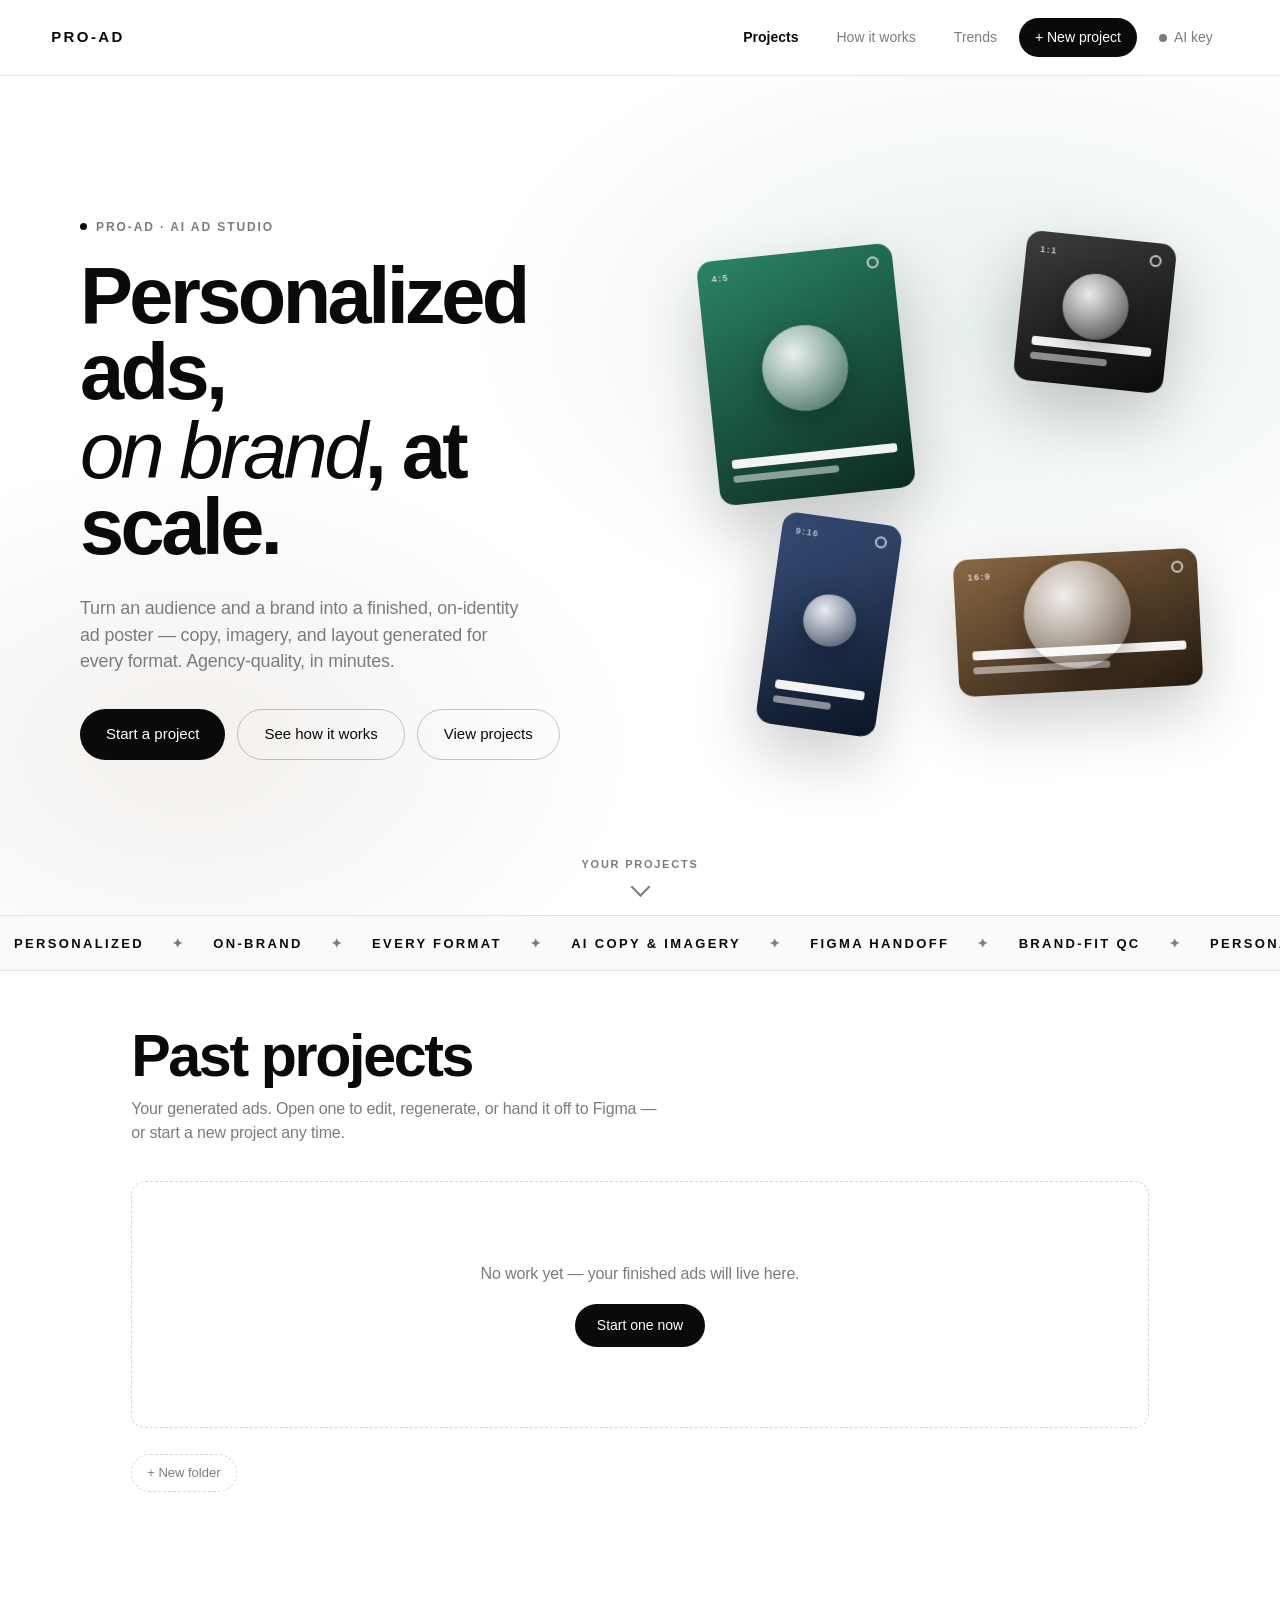
<file: ad-studio.html>
<!doctype html>
<html lang="en">
  <head>
    <meta charset="utf-8" />
    <meta name="viewport" content="width=device-width, initial-scale=1" />
    <title>PRO-AD — Ad Studio</title>
    <style>
      :root {
        --ink: #0a0a0a;
        --muted: #7c7c7c;
        --line: rgba(0, 0, 0, 0.1);
        --bg: #ffffff;
        --card: #fff;
        --radius: 14px;
        --sans:
          -apple-system, "SF Pro Display", BlinkMacSystemFont, "Helvetica Neue", "Segoe UI", Inter, Arial, sans-serif;
      }
      * {
        box-sizing: border-box;
      }
      body {
        margin: 0;
        background: var(--bg);
        color: var(--ink);
        line-height: 1.5;
        letter-spacing: -0.01em;
        font-family: var(--sans);
        -webkit-font-smoothing: antialiased;
      }
      header {
        position: sticky;
        top: 0;
        z-index: 20;
        display: flex;
        justify-content: space-between;
        align-items: center;
        padding: 18px 4%;
        background: rgba(255, 255, 255, 0.9);
        backdrop-filter: blur(10px);
        border-bottom: 1px solid var(--line);
      }
      .brand {
        font-weight: 600;
        font-size: 15px;
        letter-spacing: 0.16em;
        text-transform: uppercase;
        cursor: pointer;
      }
      main {
        max-width: 1120px;
        margin: 0 auto;
        padding: 56px 4% 100px;
      }
      h1 {
        font-weight: 600;
        font-size: clamp(2.4rem, 5.2vw, 3.7rem);
        letter-spacing: -0.04em;
        line-height: 0.98;
        margin: 0 0 12px;
      }
      #editorTitle {
        margin-bottom: 32px;
      }
      h3 {
        font-weight: 600;
        font-size: 12px;
        text-transform: uppercase;
        letter-spacing: 0.06em;
        color: var(--muted);
        margin: 6px 0 -4px;
      }
      .lead {
        color: var(--muted);
        margin: 0 0 36px;
        font-size: 16px;
        max-width: 540px;
      }
      .demo-lead {
        max-width: none;
      }
      .demo-lead-line {
        display: block;
      }
      .demo-lead-first {
        white-space: nowrap;
      }
      @media (max-width: 860px) {
        .demo-lead-first {
          white-space: normal;
        }
      }
      .muted {
        color: var(--muted);
      }
      .tiny {
        font-size: 12px;
      }
      .btn {
        display: inline-block;
        background: var(--ink);
        color: #fff;
        border: none;
        border-radius: 999px;
        padding: 11px 22px;
        font: inherit;
        font-size: 14px;
        font-weight: 500;
        letter-spacing: 0;
        cursor: pointer;
        transition:
          transform 0.2s,
          opacity 0.2s,
          background 0.2s;
      }
      .btn:hover {
        transform: translateY(-2px);
        opacity: 0.9;
      }
      .btn.ghost {
        background: transparent;
        color: var(--ink);
        border: 1px solid rgba(0, 0, 0, 0.22);
      }
      .btn.ghost:hover {
        background: rgba(0, 0, 0, 0.04);
        border-color: #000;
        opacity: 1;
      }
      .back {
        background: none;
        border: none;
        padding: 0;
        color: var(--muted);
        font: inherit;
        font-size: 13px;
        cursor: pointer;
        margin-bottom: 20px;
        letter-spacing: 0;
      }
      .back:hover {
        color: var(--ink);
      }
      .grid {
        display: flex;
        flex-wrap: wrap;
        align-items: flex-start;
        gap: 30px 34px;
        margin-top: 28px;
      }
      .fileitem {
        position: relative;
        width: 148px;
        border: 0;
        background: transparent;
        color: inherit;
        font: inherit;
        text-align: center;
        cursor: pointer;
        padding: 0 0 8px;
        animation: fadeUp 0.45s cubic-bezier(0.22, 1, 0.36, 1) both;
      }
      .fileitem:focus-visible {
        outline: 2px solid var(--ink);
        outline-offset: 8px;
        border-radius: 10px;
      }
      .fileitem.dragging {
        opacity: 0.45;
      }
      .fileitem.drop-target .folder-icon,
      .fileitem.drop-target .thumb {
        outline: 2px solid var(--ink);
        outline-offset: 8px;
      }
      .thumb {
        position: relative;
        width: 132px;
        margin: 0 auto 9px;
        border-radius: 8px;
        overflow: hidden;
        background: #f3f2ef;
        box-shadow: 0 1px 0 rgba(0, 0, 0, 0.08);
        transition:
          transform 0.2s,
          box-shadow 0.2s;
      }
      .fileitem:hover .thumb,
      .fileitem:hover .folder-icon {
        transform: translateY(-2px);
      }
      .thumb img {
        width: 100%;
        height: auto;
        display: block;
        background: #f2f2f2;
      }
      .fileitem-name {
        display: block;
        min-height: 18px;
        color: #242424;
        font-size: 15px;
        font-weight: 500;
        line-height: 1.18;
        letter-spacing: -0.02em;
        overflow-wrap: anywhere;
      }
      .fileitem-name.rename-ready {
        cursor: text;
      }
      .rename-input {
        display: block;
        width: 100%;
        min-height: 28px;
        margin: -3px 0 0;
        padding: 4px 6px;
        border: 1px solid rgba(0, 0, 0, 0.22);
        border-radius: 6px;
        background: #fff;
        color: var(--ink);
        font: inherit;
        font-size: 14px;
        line-height: 1.2;
        text-align: center;
      }
      .rename-input:focus {
        outline: none;
        border-color: #000;
        box-shadow: 0 0 0 3px rgba(0, 0, 0, 0.06);
      }
      .fileitem-sub {
        display: none;
      }
      .folder-icon {
        position: relative;
        width: 128px;
        height: 110px;
        margin: 0 auto 8px;
        background: url("https://raw.githubusercontent.com/andrewcjh27/project-ad/master/assets/folder-icon.png") center /
          contain no-repeat;
        transition: transform 0.2s;
      }
      .folder-icon img {
        position: absolute;
        left: 22px;
        top: 32px;
        width: 84px;
        height: 52px;
        object-fit: cover;
        border-radius: 6px;
        opacity: 0.92;
      }
      .folder-badge {
        position: absolute;
        right: 9px;
        bottom: 12px;
        min-width: 25px;
        height: 20px;
        padding: 2px 7px;
        border-radius: 999px;
        background: rgba(255, 255, 255, 0.92);
        color: #111;
        font-size: 11px;
        font-weight: 700;
        line-height: 16px;
        box-shadow: 0 1px 4px rgba(0, 0, 0, 0.12);
      }
      .card {
        position: relative;
      }
      .card-actions {
        position: absolute;
        left: 6px;
        right: 6px;
        display: flex;
        gap: 6px;
        flex-wrap: wrap;
        justify-content: center;
        opacity: 0;
        transform: translateY(6px);
        transition:
          opacity 0.18s,
          transform 0.18s;
        z-index: 2;
      }
      /* project actions sit at the BOTTOM of the poster preview (clear of the size badge) */
      .thumb .card-actions {
        bottom: 8px;
      }
      /* folder actions sit over the folder icon */
      .folder-item .card-actions {
        top: 8px;
      }
      .fileitem:hover .card-actions,
      .fileitem:focus-within .card-actions {
        opacity: 1;
        transform: translateY(0);
      }
      .card-actions button {
        font: inherit;
        font-size: 10px;
        font-weight: 600;
        padding: 4px 8px;
        border: none;
        border-radius: 999px;
        background: rgba(255, 255, 255, 0.95);
        color: var(--ink);
        cursor: pointer;
        box-shadow: 0 2px 8px rgba(0, 0, 0, 0.22);
      }
      .card-actions button:hover {
        background: var(--ink);
        color: #fff;
      }
      .card-ratio {
        position: absolute;
        left: 8px;
        top: 8px;
        font-size: 10.5px;
        font-weight: 600;
        letter-spacing: 0.08em;
        padding: 4px 9px;
        border-radius: 999px;
        background: rgba(255, 255, 255, 0.92);
        color: var(--ink);
        box-shadow: 0 2px 8px rgba(0, 0, 0, 0.12);
      }
      .folderbar {
        display: flex;
        flex-wrap: wrap;
        gap: 8px;
        align-items: center;
        margin-top: 26px;
      }
      .folderbar .backfolder {
        color: var(--muted);
        font: inherit;
        font-size: 13px;
        border: none;
        background: transparent;
        padding: 0;
        cursor: pointer;
      }
      .folderbar .backfolder:hover {
        color: var(--ink);
      }
      .folderbar .backfolder.drop-target {
        color: var(--ink);
        text-decoration: underline;
        text-underline-offset: 4px;
      }
      .folderchip {
        display: inline-flex;
        align-items: center;
        gap: 7px;
        font: inherit;
        font-size: 13px;
        padding: 8px 15px;
        border: 1px solid rgba(0, 0, 0, 0.16);
        border-radius: 999px;
        background: #fff;
        color: var(--muted);
        cursor: pointer;
        transition:
          background 0.2s,
          color 0.2s,
          border-color 0.2s;
      }
      .folderchip:hover {
        color: var(--ink);
        border-color: #000;
      }
      .folderchip.on {
        background: var(--ink);
        color: #fff;
        border-color: var(--ink);
        font-weight: 500;
      }
      .folderchip b {
        font-weight: 600;
        font-size: 11px;
        opacity: 0.65;
      }
      .folderchip .fdel {
        margin-left: 2px;
        opacity: 0.6;
        font-size: 14px;
        line-height: 1;
      }
      .folderchip .fdel:hover {
        opacity: 1;
      }
      .folderchip.new {
        border-style: dashed;
      }
      .folder-dropzone {
        display: flex;
        flex-direction: column;
        align-items: center;
        justify-content: flex-start;
        gap: 9px;
        width: 148px;
        min-height: 118px;
        border: 0;
        border-radius: 0;
        color: var(--muted);
        background: transparent;
        font: inherit;
        font-size: 15px;
        font-weight: 500;
        line-height: 1.18;
        letter-spacing: -0.02em;
        cursor: pointer;
        padding: 0 0 8px;
      }
      .folder-dropzone.dragover {
        color: var(--ink);
        background: transparent;
      }
      .add-icon {
        display: grid;
        place-items: center;
        width: 74px;
        height: 74px;
        margin-top: 16px;
        color: var(--muted);
        font-size: 54px;
        font-weight: 700;
        line-height: 1;
        transition:
          transform 0.2s,
          color 0.2s;
      }
      .folder-dropzone:hover .add-icon,
      .folder-dropzone.dragover .add-icon {
        transform: translateY(-2px);
        color: var(--ink);
      }
      .empty {
        text-align: center;
        padding: 80px 20px;
        border: 1px dashed rgba(0, 0, 0, 0.16);
        border-radius: var(--radius);
        margin-top: 30px;
      }
      .empty p {
        color: var(--muted);
        margin: 0 0 18px;
      }
      /* wizard */
      .steps {
        display: flex;
        gap: 10px;
        margin: 0 0 26px;
        flex-wrap: wrap;
      }
      .step {
        font-size: 13px;
        color: var(--muted);
        padding: 8px 16px;
        border: 1px solid rgba(0, 0, 0, 0.16);
        border-radius: 999px;
        background: #fff;
        cursor: pointer;
        transition: 0.2s;
      }
      .step.active {
        color: #fff;
        background: var(--ink);
        border-color: var(--ink);
        font-weight: 500;
      }
      .step em {
        font-style: normal;
        opacity: 0.55;
        margin-left: 5px;
      }
      .editor {
        display: grid;
        grid-template-columns: 1fr 400px;
        gap: 48px;
        align-items: stretch;
        margin-top: 14px;
      }
      .form {
        display: flex;
        flex-direction: column;
        gap: 18px;
      }
      .page {
        display: flex;
        flex-direction: column;
        gap: 18px;
      }
      .form label {
        display: flex;
        flex-direction: column;
        gap: 7px;
        font-size: 12px;
        font-weight: 600;
        color: #555;
        letter-spacing: 0.03em;
        text-transform: uppercase;
      }
      .form input,
      .form textarea {
        font: inherit;
        font-size: 15px;
        font-weight: 400;
        letter-spacing: -0.01em;
        text-transform: none;
        padding: 12px 14px;
        border: 1px solid var(--line);
        border-radius: 10px;
        background: #fff;
        color: var(--ink);
      }
      .form input:focus,
      .form textarea:focus {
        outline: none;
        border-color: #000;
      }
      .form input[type="color"] {
        padding: 4px;
        height: 46px;
        cursor: pointer;
      }
      .form input[type="file"] {
        font-size: 13px;
        padding: 10px;
        background: #fafafa;
        font-weight: 400;
        text-transform: none;
        letter-spacing: 0;
      }
      .form textarea {
        resize: vertical;
      }
      .form label .muted {
        text-transform: none;
        font-weight: 400;
        letter-spacing: 0;
      }
      .row {
        display: flex;
        gap: 18px;
      }
      .row label {
        flex: 1;
      }
      .wizard-nav {
        display: flex;
        justify-content: space-between;
        align-items: center;
        gap: 8px;
        margin-top: 10px;
      }
      .refthumbs {
        display: flex;
        gap: 8px;
        flex-wrap: wrap;
        margin-top: 2px;
      }
      .refthumb {
        position: relative;
      }
      .refthumb img {
        height: 74px;
        border-radius: 8px;
        border: 1px solid var(--line);
        display: block;
      }
      .refthumb button {
        position: absolute;
        top: -6px;
        right: -6px;
        width: 20px;
        height: 20px;
        border-radius: 50%;
        border: none;
        background: var(--ink);
        color: #fff;
        cursor: pointer;
        font-size: 12px;
        line-height: 1;
      }
      .header-right {
        display: flex;
        align-items: center;
        gap: 10px;
        flex-wrap: wrap;
        justify-content: flex-end;
      }
      .nav {
        display: flex;
        align-items: center;
        gap: 6px;
      }
      .navlink {
        font: inherit;
        font-size: 14px;
        letter-spacing: 0;
        color: var(--muted);
        background: none;
        border: none;
        cursor: pointer;
        padding: 9px 16px;
        border-radius: 999px;
        transition:
          color 0.2s,
          background 0.2s,
          opacity 0.2s;
      }
      .navlink:hover {
        color: var(--ink);
      }
      .navlink.on {
        color: var(--ink);
        font-weight: 600;
      }
      .navcreate {
        background: var(--ink);
        color: #fff;
        font-weight: 500;
      }
      .navcreate:hover {
        color: #fff;
        opacity: 0.9;
      }
      .navcreate.on {
        color: #fff;
        font-weight: 500;
      }
      .keywrap {
        position: relative;
        display: inline-flex;
      }
      .navkey {
        display: inline-flex;
        align-items: center;
        gap: 7px;
      }
      .keydot {
        width: 8px;
        height: 8px;
        border-radius: 50%;
        background: var(--muted);
        flex: 0 0 auto;
        transition: background 0.2s;
      }
      .keydot.on {
        background: #22a06b;
      }
      .keypanel {
        position: absolute;
        top: calc(100% + 10px);
        right: 0;
        z-index: 40;
        width: 320px;
        max-width: 82vw;
        padding: 16px;
        text-align: left;
        background: var(--card);
        border: 1px solid var(--line);
        border-radius: var(--radius);
        box-shadow: 0 14px 44px rgba(0, 0, 0, 0.16);
      }
      .keypanel.hidden {
        display: none;
      }
      .keypanel h4 {
        margin: 0 0 5px;
        font-size: 14px;
      }
      .keypanel p {
        margin: 0 0 11px;
        font-size: 12.5px;
        line-height: 1.45;
        color: var(--muted);
      }
      .keypanel a {
        color: var(--ink);
        white-space: nowrap;
      }
      .keyfield {
        display: block;
        margin-top: 11px;
      }
      .keyfield > span {
        display: block;
        margin-bottom: 4px;
        font-size: 11.5px;
        font-weight: 600;
        color: var(--ink);
      }
      .keyfield > span em {
        font-style: normal;
        font-weight: 400;
        color: var(--muted);
      }
      .keypanel input {
        width: 100%;
        padding: 9px 11px;
        font: inherit;
        font-size: 13px;
        border: 1px solid var(--line);
        border-radius: 10px;
      }
      .keyrow {
        display: flex;
        gap: 8px;
        margin-top: 10px;
      }
      .keypanel button {
        font: inherit;
        font-size: 13px;
        padding: 8px 15px;
        border-radius: 999px;
        border: 1px solid var(--line);
        background: none;
        cursor: pointer;
      }
      .keypanel button.primary {
        background: var(--ink);
        color: #fff;
        border-color: var(--ink);
      }
      .keystatus {
        display: flex;
        align-items: flex-start;
        gap: 7px;
        margin-top: 10px;
        font-size: 12.5px;
        line-height: 1.4;
        color: var(--muted);
      }
      .keystatus .keydot {
        margin-top: 4px;
      }
      .keystatus + .keystatus {
        margin-top: 6px;
      }
      .preview {
        position: sticky;
        top: 100px;
        display: flex;
        flex-direction: column;
      }
      /* canvas fits INSIDE a constant-size frame (letterboxed) so the container never
     changes size when a different ad format is chosen */
      .preview canvas {
        position: absolute;
        top: 50%;
        left: 50%;
        transform: translate(-50%, -50%);
        max-width: 100%;
        max-height: 100%;
        width: auto;
        height: auto;
        border: 1px solid transparent;
        border-radius: var(--radius);
        display: block;
        background: #fff;
      }
      .canvas-wrap.framed canvas {
        border-color: var(--line);
      }
      .canvas-wrap {
        position: relative;
        width: 100%;
        flex: 1;
        min-height: 0;
        display: flex;
        align-items: center;
        justify-content: center;
      }
      .placeholder {
        position: absolute;
        inset: 0;
        display: flex;
        align-items: center;
        justify-content: center;
        text-align: center;
        padding: 28px;
        color: var(--muted);
        font-size: 14px;
        background: transparent;
      }
      .painter {
        display: flex;
        flex-direction: column;
        align-items: center;
        gap: 12px;
      }
      .painter svg {
        width: 192px;
        height: 160px;
        overflow: visible;
      }
      .painter .wood {
        stroke: #c9a36a;
        stroke-width: 5;
        stroke-linecap: round;
      }
      .painter .board {
        fill: #fff;
        stroke: #e5e0d6;
        stroke-width: 2;
      }
      .painter .tray {
        fill: #c9a36a;
      }
      .painter .shadow {
        fill: rgba(20, 17, 16, 0.06);
      }
      .painter .skin {
        fill: #f0c9a3;
      }
      .painter .beret {
        fill: #c0503a;
      }
      .painter .shirt {
        fill: #3f5a86;
      }
      .painter .legs {
        fill: #2f4368;
      }
      .painter .shoe {
        fill: #26303a;
      }
      .painter .pal {
        fill: #ddd0bb;
        stroke: #c3b294;
        stroke-width: 1.5;
      }
      .painter .pd1 {
        fill: #2a8466;
      }
      .painter .pd2 {
        fill: #e0a24a;
      }
      .painter .pd3 {
        fill: #3a6ea5;
      }
      .painter .pd4 {
        fill: #e0654a;
      }
      .painter .armline {
        stroke: #3f5a86;
        stroke-width: 6;
        stroke-linecap: round;
      }
      .painter .brush {
        stroke: #c9a36a;
        stroke-width: 5;
        stroke-linecap: round;
      }
      .painter .brushtip {
        fill: #e0654a;
      }
      .painter .arm {
        transform-box: fill-box;
        transform-origin: right center;
        animation: paint 1.05s ease-in-out infinite alternate;
      }
      .painter .artist {
        animation: bob 2.6s ease-in-out infinite;
      }
      /* the little ad paints itself onto the canvas, in colour, on a loop */
      .painter .art * {
        transform-box: fill-box;
        transform-origin: center;
        opacity: 0;
        animation: appear 4.8s ease-in-out infinite;
      }
      .painter .a-ground {
        fill: #2a8466;
      }
      .painter .a-sun {
        fill: #e0a24a;
        animation-delay: 0.55s;
      }
      .painter .a-stroke {
        fill: none;
        stroke: #3a6ea5;
        stroke-width: 4;
        stroke-linecap: round;
        animation-delay: 1.1s;
      }
      .painter .a-bar {
        fill: #26303a;
        animation-delay: 1.65s;
      }
      .painter .a-dot {
        fill: #e0654a;
        animation-delay: 2.2s;
      }
      .painter-cap {
        font-size: 13px;
        color: var(--muted);
        min-height: 16px;
        letter-spacing: 0;
      }
      .placeholder.busy .arm {
        animation-duration: 0.6s;
      }
      .placeholder.busy .art * {
        animation-duration: 2.8s;
      }
      @keyframes fadeUp {
        from {
          opacity: 0;
          transform: translateY(24px);
        }
        to {
          opacity: 1;
          transform: translateY(0);
        }
      }
      @keyframes paint {
        from {
          transform: rotate(-11deg);
        }
        to {
          transform: rotate(11deg);
        }
      }
      @keyframes appear {
        0% {
          opacity: 0;
          transform: scale(0.5);
        }
        10% {
          opacity: 1;
          transform: scale(1);
        }
        82% {
          opacity: 1;
          transform: scale(1);
        }
        100% {
          opacity: 0;
          transform: scale(1);
        }
      }
      @keyframes bob {
        0%,
        100% {
          transform: translateY(0);
        }
        50% {
          transform: translateY(-3px);
        }
      }
      @media (prefers-reduced-motion: reduce) {
        .painter .arm,
        .painter .artist,
        .painter .art *,
        .card {
          animation: none;
        }
        .painter .art * {
          opacity: 1;
        }
      }
      .actions {
        display: flex;
        gap: 10px;
        margin-top: 16px;
        flex-wrap: wrap;
      }
      .editbar {
        display: flex;
        align-items: center;
        justify-content: space-between;
        gap: 12px;
        flex-wrap: wrap;
        margin-top: 14px;
        padding: 12px 14px;
        border: 1px solid var(--line);
        border-radius: 12px;
        background: #fafafa;
      }
      .editbar-hint {
        font-size: 12.5px;
        color: var(--muted);
      }
      .editbar-btns {
        display: flex;
        gap: 8px;
      }
      /* ── Full-page design editor ─────────────────────────────────────────── */
      .designer {
        position: fixed;
        inset: 0;
        z-index: 60;
        display: flex;
        flex-direction: column;
        background: #fff;
      }
      .designer-top {
        display: flex;
        align-items: center;
        gap: 18px;
        padding: 14px 4%;
        border-bottom: 1px solid var(--line);
        background: rgba(255, 255, 255, 0.96);
      }
      .designer-hint {
        font-size: 12.5px;
        color: var(--muted);
      }
      .designer-actions {
        margin-left: auto;
        display: flex;
        gap: 10px;
      }
      .designer-body {
        flex: 1;
        min-height: 0;
        display: flex;
      }
      .designer-stage {
        flex: 1;
        min-width: 0;
        display: flex;
        align-items: center;
        justify-content: center;
        background: #f1f0ed;
        padding: 28px;
      }
      .designer-stage canvas {
        max-width: 100%;
        max-height: 100%;
        width: auto;
        height: auto;
        background: #fff;
        border-radius: 8px;
        box-shadow: 0 18px 50px rgba(0, 0, 0, 0.16);
        cursor: grab;
        touch-action: none;
      }
      .designer-panel {
        width: 320px;
        flex: none;
        overflow-y: auto;
        padding: 22px 22px 30px;
        border-left: 1px solid var(--line);
        display: flex;
        flex-direction: column;
        gap: 12px;
        background: #fff;
      }
      .designer-panel h3 {
        margin: 10px 0 0;
      }
      .d-label {
        display: flex;
        flex-direction: column;
        gap: 6px;
        font-size: 11.5px;
        font-weight: 600;
        color: #555;
        letter-spacing: 0.04em;
        text-transform: uppercase;
        flex: 1;
      }
      .d-label input,
      .d-label select {
        font: inherit;
        font-size: 14px;
        font-weight: 400;
        letter-spacing: 0;
        text-transform: none;
        padding: 9px 11px;
        border: 1px solid var(--line);
        border-radius: 9px;
        background: #fff;
        color: var(--ink);
      }
      .d-label input:focus,
      .d-label select:focus {
        outline: none;
        border-color: #000;
      }
      .d-label input[type="color"] {
        padding: 3px;
        height: 38px;
        width: 64px;
      }
      .d-row {
        display: flex;
        gap: 10px;
      }
      .d-color {
        flex-direction: row;
        align-items: center;
        gap: 10px;
      }
      @media (max-width: 820px) {
        .designer-body {
          flex-direction: column;
        }
        .designer-panel {
          width: 100%;
          border-left: none;
          border-top: 1px solid var(--line);
        }
        .designer-stage {
          min-height: 44vh;
        }
      }
      #wizActions {
        margin-top: 0;
        justify-content: flex-end;
      }
      .status {
        margin-top: 12px;
        font-size: 12px;
        min-height: 16px;
        letter-spacing: 0;
      }
      .fmtgrid {
        display: grid;
        grid-template-columns: repeat(4, 1fr);
        gap: 12px;
        margin-bottom: 20px;
      }
      .fmtcard {
        border: 1px solid var(--line);
        border-radius: 12px;
        background: #fff;
        cursor: pointer;
        padding: 16px 8px 12px;
        display: flex;
        flex-direction: column;
        align-items: center;
        gap: 9px;
        transition:
          border-color 0.12s,
          box-shadow 0.12s;
      }
      .fmtcard:hover {
        border-color: #000;
      }
      .fmtcard.on {
        border-color: #000;
        box-shadow: 0 0 0 2px var(--ink) inset;
      }
      .fmtcard .swatch {
        background: #eceae6;
        border: 1px solid rgba(0, 0, 0, 0.12);
        border-radius: 3px;
        width: 44px;
        display: flex;
        align-items: flex-end;
        justify-content: center;
      }
      .fmtcard.on .swatch {
        background: var(--ink);
      }
      .fmtcard .flabel {
        font-size: 14px;
        font-weight: 600;
        color: var(--ink);
      }
      .fmtcard .fdim {
        font-size: 11px;
        color: var(--muted);
        letter-spacing: 0.02em;
      }
      .modebar {
        display: flex;
        gap: 8px;
        margin-bottom: 14px;
      }
      .modebtn {
        font: inherit;
        font-size: 13px;
        padding: 8px 14px;
        border: 1px solid rgba(0, 0, 0, 0.16);
        border-radius: 999px;
        background: #fff;
        color: var(--muted);
        cursor: pointer;
      }
      .modebtn.on {
        background: var(--ink);
        color: #fff;
        border-color: var(--ink);
        font-weight: 500;
      }
      .stylebar {
        display: flex;
        flex-wrap: wrap;
        gap: 7px;
        margin-bottom: 18px;
      }
      .stylechip {
        font: inherit;
        font-size: 12.5px;
        padding: 7px 13px;
        border: 1px solid rgba(0, 0, 0, 0.16);
        border-radius: 999px;
        background: #fff;
        color: var(--muted);
        cursor: pointer;
        transition:
          color 0.2s,
          background 0.2s,
          border-color 0.2s;
      }
      .stylechip:hover {
        color: var(--ink);
        border-color: #000;
      }
      .stylechip.on {
        background: var(--ink);
        color: #fff;
        border-color: var(--ink);
        font-weight: 500;
      }
      #audienceManual {
        flex-direction: column;
        gap: 12px;
      }
      #audienceManual:not(.hidden) {
        display: flex;
      }
      #imageryGen {
        flex-direction: column;
        gap: 12px;
      }
      #imageryGen:not(.hidden) {
        display: flex;
      }
      .genrow {
        display: flex;
        align-items: flex-start;
        gap: 9px;
        font-size: 13px;
        line-height: 1.45;
        cursor: pointer;
      }
      .genrow input {
        margin-top: 3px;
        flex: 0 0 auto;
      }
      .imagery-level {
        display: flex;
        flex-direction: column;
        gap: 6px;
      }
      .level-head {
        font-size: 13px;
      }
      .imagery-level input[type="range"] {
        width: 100%;
        accent-color: var(--ink);
        cursor: pointer;
      }
      .level-scale {
        display: flex;
        justify-content: space-between;
        font-size: 11px;
        color: var(--muted);
      }
      .hintrow {
        display: flex;
        flex-wrap: wrap;
        gap: 6px;
        align-items: center;
        margin: 0;
      }
      .hintlead {
        font-size: 12px;
        color: var(--muted);
        margin-right: 2px;
      }
      .hintchip {
        font: inherit;
        font-size: 12px;
        padding: 5px 12px;
        border: 1px dashed rgba(0, 0, 0, 0.24);
        border-radius: 999px;
        background: #fff;
        color: var(--muted);
        cursor: pointer;
        transition:
          color 0.15s,
          border-color 0.15s;
      }
      .hintchip::before {
        content: "+ ";
        opacity: 0.6;
      }
      .hintchip:hover {
        color: var(--ink);
        border-color: #000;
        border-style: solid;
      }
      .fieldcap {
        font-size: 12px;
        font-weight: 600;
        color: #555;
        letter-spacing: 0.03em;
        text-transform: uppercase;
        margin-bottom: -8px;
      }
      .fieldcap .muted {
        text-transform: none;
        font-weight: 400;
        letter-spacing: 0;
      }
      .dropbox {
        display: flex;
        flex-direction: column;
        align-items: center;
        gap: 5px;
        text-align: center;
        padding: 22px 18px;
        border: 1.5px dashed rgba(0, 0, 0, 0.22);
        border-radius: 12px;
        background: #fafafa;
        cursor: pointer;
        transition:
          border-color 0.15s,
          background 0.15s;
      }
      .dropbox:hover,
      .dropbox.dragover {
        border-color: #000;
        border-style: solid;
        background: #f4f4f2;
      }
      .dropbox-cta {
        font-size: 14px;
        font-weight: 600;
        color: var(--ink);
      }
      .dropbox-sub {
        font-size: 12px;
        color: var(--muted);
      }
      .filenote {
        font-size: 12.5px;
        margin: -8px 0 0;
        min-height: 1px;
      }
      .filenote.attached {
        color: var(--ink);
      }
      .customer-demo {
        border: 1px solid var(--line);
        border-radius: 12px;
        background: #fff;
        padding: 14px;
        margin-top: -4px;
      }
      .demo-data {
        margin-top: 46px;
        padding-top: 34px;
        border-top: 1px solid var(--line);
        max-width: none;
      }
      .demo-data h2 {
        font-weight: 600;
        font-size: 1.45rem;
        letter-spacing: -0.03em;
        margin: 0 0 10px;
      }
      .demo-data h3 {
        font-weight: 600;
        font-size: 1rem;
        letter-spacing: -0.02em;
        color: var(--ink);
        text-transform: none;
        margin: 30px 0 6px;
      }
      .demo-data-lead {
        color: var(--muted);
        font-size: 14.5px;
        line-height: 1.55;
        margin: 0 0 16px;
        max-width: 820px;
      }
      .demo-data-actions {
        display: flex;
        align-items: center;
        gap: 12px;
        flex-wrap: wrap;
      }
      .demo-data-actions .btn {
        padding: 11px 17px;
        font-size: 13px;
        text-decoration: none;
      }
      .demo-data code {
        font-family: ui-monospace, SFMono-Regular, Menlo, monospace;
        font-size: 11.5px;
        background: #f4f3f0;
        border: 1px solid var(--line);
        border-radius: 5px;
        padding: 1px 5px;
      }
      .demo-how {
        margin: 8px 0 14px;
        padding-left: 0;
        display: flex;
        flex-direction: column;
        gap: 6px;
        font-size: 14px;
        line-height: 1.52;
        color: var(--muted);
        list-style: none;
      }
      .demo-how strong {
        color: var(--ink);
      }
      .demo-how li {
        position: relative;
        padding: 8px 10px 8px 36px;
        border: 1px solid transparent;
        border-radius: 9px;
        cursor: pointer;
        transition:
          background 0.2s,
          border-color 0.2s,
          color 0.2s;
      }
      .demo-how li::before {
        content: attr(data-step-label);
        position: absolute;
        left: 10px;
        top: 9px;
        width: 18px;
        height: 18px;
        border-radius: 50%;
        display: grid;
        place-items: center;
        background: #efeee9;
        color: var(--muted);
        font-size: 10px;
        font-weight: 600;
      }
      .demo-how li:hover,
      .demo-how li.on {
        background: #fafaf8;
        border-color: var(--line);
        color: #5f5f5b;
      }
      .demo-how li.on::before {
        background: var(--ink);
        color: #fff;
      }
      .demo-how-wrap {
        display: grid;
        grid-template-columns: minmax(0, 1fr) 360px;
        gap: 28px;
        align-items: start;
      }
      .how-viz {
        position: sticky;
        top: 92px;
        min-height: 320px;
        border: 1px solid var(--line);
        border-radius: 12px;
        background:
          linear-gradient(rgba(0, 0, 0, 0.035) 1px, transparent 1px),
          linear-gradient(90deg, rgba(0, 0, 0, 0.035) 1px, transparent 1px),
          #fff;
        background-size: 24px 24px;
        overflow: hidden;
        cursor: pointer;
      }
      .how-viz-head {
        position: absolute;
        left: 14px;
        right: 14px;
        top: 12px;
        z-index: 3;
        display: flex;
        align-items: center;
        justify-content: space-between;
        gap: 10px;
        font-size: 11px;
        color: var(--muted);
      }
      .how-viz-title {
        color: var(--ink);
        font-weight: 600;
      }
      .how-viz-step {
        font-size: 10px;
        font-weight: 600;
        letter-spacing: 0.06em;
        text-transform: uppercase;
      }
      .how-layer {
        position: absolute;
        inset: 46px 15px 15px;
        opacity: 0;
        transform: translateY(10px);
        pointer-events: none;
        transition:
          opacity 0.28s,
          transform 0.28s;
      }
      .how-viz[data-how-step="0"] .how-layer[data-layer="0"],
      .how-viz[data-how-step="1"] .how-layer[data-layer="1"],
      .how-viz[data-how-step="2"] .how-layer[data-layer="2"],
      .how-viz[data-how-step="3"] .how-layer[data-layer="3"],
      .how-viz[data-how-step="4"] .how-layer[data-layer="4"] {
        opacity: 1;
        transform: translateY(0);
        pointer-events: auto;
      }
      .how-table {
        display: grid;
        grid-template-columns: 0.8fr 0.8fr 1fr 1fr;
        gap: 6px;
      }
      .how-cell {
        height: 16px;
        border-radius: 5px;
        background: #e9e7e2;
      }
      .how-cell.head {
        background: var(--ink);
      }
      .how-cell.num {
        animation: roleNum 1.6s ease infinite alternate;
      }
      .how-cell.cat {
        animation: roleCat 1.6s ease infinite alternate;
      }
      @keyframes roleNum {
        to {
          background: #c9d7ff;
        }
      }
      @keyframes roleCat {
        to {
          background: #d8ead8;
        }
      }
      .how-vector {
        position: relative;
        height: 100%;
      }
      .how-bars {
        position: absolute;
        left: 0;
        top: 8px;
        width: 45%;
        display: flex;
        flex-direction: column;
        gap: 10px;
      }
      .how-bar {
        height: 10px;
        border-radius: 999px;
        background: #dedbd3;
        transform-origin: left;
        animation: vectorBars 1.8s ease infinite alternate;
      }
      .how-bar:nth-child(2) {
        width: 76%;
        animation-delay: 0.15s;
      }
      .how-bar:nth-child(3) {
        width: 54%;
        animation-delay: 0.3s;
      }
      @keyframes vectorBars {
        from {
          transform: scaleX(0.45);
        }
        to {
          transform: scaleX(1);
        }
      }
      .how-axis {
        position: absolute;
        right: 8px;
        bottom: 12px;
        width: 47%;
        height: 78%;
        border-left: 2px solid #d7d4cc;
        border-bottom: 2px solid #d7d4cc;
      }
      .how-dot {
        position: absolute;
        width: 8px;
        height: 8px;
        border-radius: 50%;
        background: var(--ink);
        transform: translate(-50%, -50%);
      }
      .how-axis .how-dot {
        animation: vectorDot 1.8s ease infinite alternate;
      }
      @keyframes vectorDot {
        from {
          opacity: 0.25;
          transform: translate(-50%, -50%) scale(0.65);
        }
        to {
          opacity: 1;
          transform: translate(-50%, -50%) scale(1);
        }
      }
      .kmeans {
        position: relative;
        height: 100%;
      }
      .kmeans .how-dot {
        background: #9d9990;
        transition:
          left 0.7s ease,
          top 0.7s ease,
          background 0.7s ease;
        animation: kmeansPulse 2.4s ease infinite alternate;
      }
      .how-viz[data-how-step="2"] .kmeans .how-dot.c1 {
        background: #1f6f54;
      }
      .how-viz[data-how-step="2"] .kmeans .how-dot.c2 {
        background: #c06b3e;
      }
      .how-viz[data-how-step="2"] .kmeans .how-dot.c3 {
        background: #5d6fb8;
      }
      .centroid {
        position: absolute;
        width: 15px;
        height: 15px;
        transform: translate(-50%, -50%) rotate(45deg);
        border: 2px solid #fff;
        box-shadow: 0 0 0 1px rgba(0, 0, 0, 0.22);
        opacity: 0;
        animation: centroidIn 2.4s ease infinite alternate;
      }
      .centroid.c1 {
        background: #1f6f54;
      }
      .centroid.c2 {
        background: #c06b3e;
      }
      .centroid.c3 {
        background: #5d6fb8;
      }
      @keyframes kmeansPulse {
        from {
          transform: translate(-50%, -50%) scale(0.78);
          opacity: 0.55;
        }
        to {
          transform: translate(-50%, -50%) scale(1);
          opacity: 1;
        }
      }
      @keyframes centroidIn {
        from {
          opacity: 0;
          transform: translate(-50%, -50%) rotate(45deg) scale(0.65);
        }
        to {
          opacity: 1;
          transform: translate(-50%, -50%) rotate(45deg) scale(1);
        }
      }
      .k-choice {
        display: grid;
        grid-template-columns: repeat(4, 1fr);
        gap: 6px;
        margin-top: 20px;
      }
      .k-pill {
        padding: 7px 0;
        border: 1px solid var(--line);
        border-radius: 999px;
        text-align: center;
        color: var(--muted);
        font-size: 11px;
        animation: kScan 2s ease infinite;
      }
      .k-pill:nth-child(5) {
        background: var(--ink);
        color: #fff;
        border-color: var(--ink);
      }
      .k-merge {
        margin: 28px auto 0;
        width: 74%;
        height: 72px;
        position: relative;
      }
      .k-merge span {
        position: absolute;
        width: 36px;
        height: 36px;
        border-radius: 50%;
        background: #e8e4dc;
        display: grid;
        place-items: center;
        font-size: 10px;
        color: var(--muted);
      }
      .k-merge span:nth-child(1) {
        left: 0;
        top: 4px;
      }
      .k-merge span:nth-child(2) {
        left: 38%;
        top: 28px;
        animation: mergeIn 2s ease infinite alternate;
      }
      .k-merge span:nth-child(3) {
        right: 0;
        top: 4px;
      }
      @keyframes kScan {
        50% {
          transform: translateY(-2px);
        }
      }
      @keyframes mergeIn {
        to {
          background: var(--ink);
          color: #fff;
        }
      }
      .profile-cards {
        display: grid;
        grid-template-columns: 1fr;
        gap: 8px;
      }
      .profile-card {
        border: 1px solid var(--line);
        border-radius: 9px;
        padding: 10px;
        background: #fafaf8;
        animation: profileRise 1.8s ease infinite alternate;
      }
      .profile-card:nth-child(2) {
        animation-delay: 0.15s;
      }
      .profile-card:nth-child(3) {
        animation-delay: 0.3s;
      }
      .profile-card b {
        display: block;
        font-size: 12px;
        color: var(--ink);
      }
      .profile-card span {
        display: block;
        margin-top: 4px;
        color: var(--muted);
        font-size: 11px;
      }
      .how-viz[data-db-step="0"] .how-layer[data-layer="0"],
      .how-viz[data-db-step="1"] .how-layer[data-layer="1"],
      .how-viz[data-db-step="2"] .how-layer[data-layer="2"],
      .how-viz[data-db-step="3"] .how-layer[data-layer="3"],
      .how-viz[data-db-step="4"] .how-layer[data-layer="4"] {
        opacity: 1;
        transform: translateY(0);
        pointer-events: auto;
      }
      .db-connector {
        position: relative;
        height: 100%;
      }
      .db-node {
        position: absolute;
        width: 92px;
        height: 54px;
        border: 1px solid var(--line);
        border-radius: 10px;
        background: #fafaf8;
        display: grid;
        place-items: center;
        color: var(--ink);
        font-size: 11px;
        font-weight: 600;
        animation: dbNodePulse 2s ease infinite alternate;
      }
      .db-node.source {
        left: 8px;
        top: 38px;
      }
      .db-node.reader {
        left: 50%;
        top: 104px;
        margin-left: -46px;
        animation-delay: 0.16s;
      }
      .db-node.rows {
        right: 8px;
        top: 38px;
        animation-delay: 0.32s;
      }
      .db-line {
        position: absolute;
        left: 95px;
        right: 95px;
        top: 78px;
        height: 2px;
        background: repeating-linear-gradient(90deg, #c8c4ba 0 10px, transparent 10px 16px);
      }
      @keyframes dbNodePulse {
        to {
          border-color: rgba(0, 0, 0, 0.28);
          transform: translateY(-2px);
        }
      }
      .schema-stack {
        display: grid;
        gap: 8px;
        padding-top: 8px;
      }
      .schema-row {
        display: grid;
        grid-template-columns: 64px 1fr;
        gap: 8px;
        align-items: center;
        font-size: 11px;
        color: var(--muted);
      }
      .schema-row b {
        color: var(--ink);
      }
      .schema-cols {
        display: flex;
        gap: 5px;
        flex-wrap: wrap;
      }
      .schema-cols i {
        width: 32px;
        height: 10px;
        border-radius: 999px;
        background: #dedbd3;
        animation: schemaBlink 1.8s ease infinite alternate;
      }
      .schema-row:nth-child(2) .schema-cols i {
        animation-delay: 0.12s;
      }
      .schema-row:nth-child(3) .schema-cols i {
        animation-delay: 0.24s;
      }
      @keyframes schemaBlink {
        to {
          background: #cdd8c8;
        }
      }
      .sample-scan {
        display: grid;
        gap: 9px;
        padding-top: 10px;
      }
      .sample-line {
        height: 22px;
        border: 1px solid var(--line);
        border-radius: 999px;
        background: #fafaf8;
        position: relative;
        overflow: hidden;
      }
      .sample-line::before {
        content: "";
        position: absolute;
        inset: 0 auto 0 0;
        width: 42%;
        background: rgba(31, 111, 84, 0.12);
        animation: sampleSweep 2s ease infinite alternate;
      }
      .sample-line:nth-child(2)::before {
        width: 58%;
        animation-delay: 0.12s;
      }
      .sample-line:nth-child(3)::before {
        width: 34%;
        animation-delay: 0.24s;
      }
      .sample-line span {
        position: relative;
        z-index: 1;
        display: block;
        padding: 3px 10px;
        color: var(--muted);
        font-size: 10.5px;
      }
      @keyframes sampleSweep {
        to {
          width: 78%;
        }
      }
      .sql-window {
        border: 1px solid var(--line);
        border-radius: 10px;
        background: #111;
        color: #f7f7f4;
        padding: 12px;
        min-height: 116px;
        font-family: ui-monospace, SFMono-Regular, Menlo, monospace;
        font-size: 11px;
        line-height: 1.55;
      }
      .sql-window span {
        color: #91d4a8;
      }
      .sql-rows {
        display: grid;
        grid-template-columns: repeat(3, 1fr);
        gap: 6px;
        margin-top: 10px;
      }
      .sql-rows i {
        height: 18px;
        border-radius: 5px;
        background: #e8e4dc;
        animation: rowReturn 1.7s ease infinite alternate;
      }
      .sql-rows i:nth-child(2n) {
        animation-delay: 0.14s;
      }
      @keyframes rowReturn {
        to {
          background: #d2e2d1;
          transform: translateY(-2px);
        }
      }
      .persona-pipeline {
        display: grid;
        grid-template-columns: 1fr 34px 1fr;
        gap: 8px;
        align-items: center;
        height: 100%;
      }
      .pipeline-card {
        border: 1px solid var(--line);
        border-radius: 10px;
        background: #fafaf8;
        padding: 10px;
        min-height: 118px;
      }
      .pipeline-card b {
        display: block;
        font-size: 12px;
        color: var(--ink);
        margin-bottom: 8px;
      }
      .pipeline-card span {
        display: block;
        color: var(--muted);
        font-size: 10.5px;
        margin-top: 5px;
      }
      .pipeline-arrow {
        color: var(--muted);
        font-size: 24px;
        text-align: center;
        animation: arrowPush 1.4s ease infinite alternate;
      }
      @keyframes arrowPush {
        to {
          transform: translateX(4px);
          color: var(--ink);
        }
      }
      @keyframes profileRise {
        from {
          opacity: 0.65;
          transform: translateY(4px);
        }
        to {
          opacity: 1;
          transform: translateY(0);
        }
      }
      @media (max-width: 860px) {
        .demo-how-wrap {
          grid-template-columns: 1fr;
        }
        .how-viz {
          position: relative;
          top: auto;
        }
      }
      .customer-demo-head {
        display: flex;
        align-items: baseline;
        justify-content: space-between;
        gap: 12px;
        margin-bottom: 12px;
      }
      .customer-demo-title {
        font-size: 13px;
        font-weight: 600;
        color: var(--ink);
      }
      .customer-demo-step {
        font-size: 11px;
        font-weight: 600;
        letter-spacing: 0.06em;
        text-transform: uppercase;
        color: var(--muted);
      }
      .customer-demo-grid {
        display: grid;
        grid-template-columns: repeat(4, minmax(0, 1fr));
        gap: 8px;
      }
      .customer-demo-card {
        min-height: 98px;
        border: 1px solid var(--line);
        border-radius: 10px;
        background: #fafaf8;
        padding: 10px;
        display: flex;
        flex-direction: column;
        gap: 7px;
        opacity: 0.42;
        transform: translateY(4px);
        transition:
          opacity 0.28s,
          transform 0.28s,
          border-color 0.28s,
          background 0.28s,
          box-shadow 0.28s;
      }
      .customer-demo-card.on {
        opacity: 1;
        transform: translateY(0);
        border-color: rgba(0, 0, 0, 0.35);
        background: #fff;
        box-shadow: 0 0 0 1px var(--ink) inset;
      }
      .customer-demo-card.done {
        opacity: 0.82;
      }
      .customer-demo-card b {
        font-size: 11px;
        font-weight: 600;
        letter-spacing: 0.06em;
        text-transform: uppercase;
      }
      .customer-demo-card span {
        font-size: 12px;
        line-height: 1.32;
        color: var(--muted);
      }
      .customer-demo-table {
        display: grid;
        grid-template-columns: 0.8fr 0.9fr 1fr;
        gap: 4px;
      }
      .customer-demo-table i,
      .customer-demo-pill,
      .customer-demo-line {
        display: block;
        border-radius: 999px;
        background: #e9e7e2;
      }
      .customer-demo-table i {
        height: 7px;
      }
      .customer-demo-pill {
        width: fit-content;
        padding: 3px 8px;
        background: var(--ink);
        color: #fff;
        font-size: 10px;
        line-height: 1.2;
      }
      .customer-demo-line {
        height: 7px;
      }
      .customer-demo-line.short {
        width: 68%;
      }
      .customer-demo-persona {
        border: 1px solid rgba(0, 0, 0, 0.12);
        border-radius: 8px;
        padding: 6px 8px;
        font-size: 11px;
        color: var(--muted);
        background: #fff;
      }
      .customer-demo-card.on .customer-demo-persona {
        border-color: var(--ink);
        color: var(--ink);
      }
      .customer-demo-card.on .customer-demo-pulse {
        animation: customerPulse 0.9s ease infinite alternate;
      }
      @keyframes customerPulse {
        to {
          opacity: 0.45;
          transform: scaleX(0.92);
        }
      }
      @media (max-width: 760px) {
        .customer-demo-grid {
          grid-template-columns: repeat(2, minmax(0, 1fr));
        }
      }
      @media (max-width: 460px) {
        .customer-demo-grid {
          grid-template-columns: 1fr;
        }
      }
      /* persona picker inside the generate review */
      .personas {
        display: flex;
        flex-direction: column;
        gap: 10px;
        margin-bottom: 20px;
      }
      .persona-card {
        border: 1px solid var(--line);
        border-radius: 12px;
        padding: 12px 14px;
        background: #fff;
        transition:
          border-color 0.15s,
          box-shadow 0.15s;
      }
      .persona-card.on {
        border-color: var(--ink);
        box-shadow: 0 0 0 1.5px var(--ink) inset;
      }
      .persona-head {
        display: flex;
        align-items: center;
        gap: 9px;
        cursor: pointer;
        font-size: 14px;
        font-weight: 600;
        color: var(--ink);
      }
      .persona-head input {
        accent-color: var(--ink);
        width: 16px;
        height: 16px;
      }
      .persona-pct {
        margin-left: auto;
        font-size: 12px;
        font-weight: 600;
        color: var(--muted);
      }
      .persona-edit {
        width: 100%;
        margin-top: 9px;
        font: inherit;
        font-size: 13px;
        line-height: 1.4;
        color: var(--ink);
        background: #fafafa;
        border: 1px solid var(--line);
        border-radius: 9px;
        padding: 9px 11px;
        resize: vertical;
      }
      .persona-edit:focus {
        outline: none;
        border-color: #000;
        background: #fff;
      }
      .linklike {
        align-self: flex-start;
        background: none;
        border: none;
        padding: 0;
        margin: -6px 0 0;
        font: inherit;
        font-size: 13px;
        color: var(--muted);
        text-decoration: underline;
        text-underline-offset: 2px;
        cursor: pointer;
      }
      .linklike:hover {
        color: var(--ink);
      }
      .brandkit {
        display: flex;
        flex-wrap: wrap;
        gap: 8px;
        align-items: center;
      }
      .brandkit .bk {
        display: inline-flex;
        align-items: center;
        gap: 6px;
        font-size: 13px;
        padding: 6px 12px;
        border: 1px solid var(--line);
        border-radius: 999px;
        background: #fff;
        cursor: pointer;
        text-transform: none;
        font-weight: 400;
        letter-spacing: 0;
      }
      .brandkit .bk .sw {
        width: 12px;
        height: 12px;
        border-radius: 3px;
        border: 1px solid rgba(0, 0, 0, 0.12);
      }
      .brandkit .bk.save {
        color: var(--muted);
        border-style: dashed;
      }
      .brandkit .bk .del {
        color: var(--muted);
        font-size: 15px;
        line-height: 1;
      }
      .qc {
        margin-top: 12px;
        display: none;
        flex-direction: column;
        gap: 7px;
      }
      .qc.show {
        display: flex;
      }
      .qc-score {
        font-size: 13px;
        font-weight: 600;
        letter-spacing: 0;
      }
      .qc-gates {
        display: flex;
        flex-wrap: wrap;
        gap: 6px;
      }
      .qc-gate {
        font-size: 11px;
        padding: 4px 9px;
        border-radius: 999px;
        border: 1px solid var(--line);
        letter-spacing: 0;
      }
      .qc-gate.pass {
        background: #f1f7f1;
        color: #256a29;
        border-color: #cfe6d0;
      }
      .qc-gate.fail {
        background: #fbf1f1;
        color: #9a2b2b;
        border-color: #eccccc;
      }
      /* review overlay */
      .review-overlay {
        position: fixed;
        inset: 0;
        z-index: 50;
        display: flex;
        align-items: center;
        justify-content: center;
        padding: 24px;
        background: rgba(0, 0, 0, 0.42);
        backdrop-filter: blur(4px);
      }
      .review-card {
        position: relative;
        background: #fff;
        border-radius: 18px;
        border: 1px solid var(--line);
        width: min(560px, 100%);
        max-height: 90vh;
        overflow: auto;
        padding: 34px 34px 28px;
        box-shadow: 0 30px 80px rgba(0, 0, 0, 0.25);
      }
      .review-close {
        position: absolute;
        top: 12px;
        right: 16px;
        background: none;
        border: none;
        font-size: 26px;
        line-height: 1;
        color: var(--muted);
        cursor: pointer;
      }
      .review-close:hover {
        color: #000;
      }
      .studio-dialog {
        position: fixed;
        inset: 0;
        z-index: 80;
        display: flex;
        align-items: center;
        justify-content: center;
        padding: 24px;
        background: rgba(0, 0, 0, 0.36);
        backdrop-filter: blur(5px);
      }
      .dialog-card {
        width: min(430px, 100%);
        border: 1px solid var(--line);
        border-radius: 18px;
        background: #fff;
        padding: 26px;
        box-shadow: 0 30px 80px rgba(0, 0, 0, 0.22);
      }
      .dialog-card h2 {
        margin: 0 0 8px;
        font-size: 1.45rem;
        font-weight: 600;
        line-height: 1.05;
        letter-spacing: -0.03em;
      }
      .dialog-card p {
        margin: 0 0 18px;
        color: var(--muted);
        font-size: 14px;
      }
      .dialog-card input {
        width: 100%;
        margin-bottom: 18px;
        padding: 12px 14px;
        border: 1px solid var(--line);
        border-radius: 10px;
        background: #fff;
        color: var(--ink);
        font: inherit;
        font-size: 15px;
      }
      .dialog-card input:focus {
        outline: none;
        border-color: #000;
      }
      .dialog-actions {
        display: flex;
        justify-content: flex-end;
        gap: 10px;
      }
      .dialog-danger {
        background: #0a0a0a;
      }
      .rev-step {
        font-size: 11px;
        text-transform: uppercase;
        letter-spacing: 0.14em;
        color: var(--muted);
        font-weight: 600;
        margin-bottom: 8px;
      }
      .rev-title {
        font-weight: 600;
        font-size: 1.9rem;
        letter-spacing: -0.03em;
        line-height: 1.02;
        margin: 0 0 18px;
      }
      .rev-brief {
        display: flex;
        flex-direction: column;
        gap: 7px;
        font-size: 13px;
        background: #fafafa;
        border: 1px solid var(--line);
        border-radius: 12px;
        padding: 14px 16px;
        margin-bottom: 20px;
      }
      .rev-brief div {
        display: flex;
        gap: 10px;
      }
      .rev-brief span {
        flex: 0 0 80px;
        color: var(--muted);
        text-transform: uppercase;
        font-size: 10.5px;
        letter-spacing: 0.05em;
        padding-top: 2px;
      }
      .rev-label {
        display: flex;
        flex-direction: column;
        gap: 7px;
        font-size: 12px;
        font-weight: 600;
        color: #555;
        letter-spacing: 0.03em;
        text-transform: uppercase;
        margin-bottom: 14px;
      }
      .rev-label span {
        text-transform: none;
        font-weight: 400;
        letter-spacing: 0;
      }
      .rev-label input,
      .rev-label textarea {
        font: inherit;
        font-size: 15px;
        font-weight: 400;
        letter-spacing: -0.01em;
        text-transform: none;
        padding: 12px 14px;
        border: 1px solid var(--line);
        border-radius: 10px;
        background: #fff;
        color: var(--ink);
      }
      .rev-label input:focus,
      .rev-label textarea:focus {
        outline: none;
        border-color: #000;
      }
      .rev-label textarea {
        resize: vertical;
        line-height: 1.5;
      }
      /* shows the ad at its TRUE aspect ratio — the frame adapts to the chosen size */
      .rev-imgwrap {
        border: 1px solid var(--line);
        border-radius: 12px;
        overflow: hidden;
        background: #fafafa;
        min-height: 180px;
        max-height: 52vh;
        display: flex;
        align-items: center;
        justify-content: center;
        margin-bottom: 14px;
      }
      .rev-imgwrap img {
        max-width: 100%;
        max-height: 52vh;
        width: auto;
        height: auto;
        object-fit: contain;
        display: block;
        transition: opacity 0.2s;
      }
      .rev-imgwrap img.loadingimg {
        opacity: 0.35;
      }
      .rev-status {
        font-size: 12px;
        min-height: 16px;
        margin-bottom: 16px;
        letter-spacing: 0;
        color: var(--muted);
      }
      .rev-actions {
        display: flex;
        gap: 10px;
        flex-wrap: wrap;
      }
      .hidden {
        display: none !important;
      }
      @media (max-width: 820px) {
        .editor {
          grid-template-columns: 1fr;
          gap: 32px;
        }
        .row {
          flex-direction: column;
        }
        .preview {
          position: static;
          display: block;
        }
        .canvas-wrap {
          flex: none;
          aspect-ratio: 4/5;
        }
        main {
          padding: 40px 6% 72px;
        }
      }

      /* ── Demo / how it works ────────────────────────────────────────────────── */
      .demo-pipe {
        display: flex;
        flex-wrap: wrap;
        gap: 8px;
        align-items: center;
        font-size: 12px;
        font-weight: 600;
        letter-spacing: 0.08em;
        text-transform: uppercase;
        color: var(--muted);
        margin-bottom: 26px;
      }
      .demo-pipe [data-pipe] {
        padding: 6px 13px;
        border: 1px solid var(--line);
        border-radius: 999px;
        background: transparent;
        color: inherit;
        font: inherit;
        letter-spacing: inherit;
        text-transform: inherit;
        cursor: pointer;
        transition:
          background 0.25s,
          color 0.25s,
          border-color 0.25s;
      }
      .demo-pipe [data-pipe]:hover {
        color: var(--ink);
        border-color: rgba(0, 0, 0, 0.28);
      }
      .demo-pipe [data-pipe].on {
        background: var(--ink);
        color: #fff;
        border-color: var(--ink);
      }
      .pipe-arrow {
        color: rgba(0, 0, 0, 0.25);
      }
      .demo-stage {
        position: relative;
        min-height: 420px;
        border: 1px solid var(--line);
        border-radius: 16px;
        background: #fafaf8;
        overflow: hidden;
      }
      .demo-scene {
        position: absolute;
        inset: 0;
        display: flex;
        align-items: center;
        justify-content: center;
        padding: 34px;
        opacity: 0;
        pointer-events: none;
        transition: opacity 0.45s ease;
      }
      .demo-scene.on {
        opacity: 1;
        pointer-events: auto;
      }
      .demo-panel {
        width: min(560px, 100%);
        background: #fff;
        border: 1px solid var(--line);
        border-radius: 14px;
        padding: 22px 26px;
        display: flex;
        flex-direction: column;
        gap: 13px;
      }
      .demo-kv {
        display: flex;
        gap: 12px;
        align-items: baseline;
        font-size: 14.5px;
        opacity: 0;
        transform: translateY(8px);
      }
      .demo-scene.on .demo-kv {
        animation: demoIn 0.5s ease forwards;
      }
      .demo-scene.on .demo-kv:nth-child(1) { animation-delay: 0.1s; }
      .demo-scene.on .demo-kv:nth-child(2) { animation-delay: 0.5s; }
      .demo-scene.on .demo-kv:nth-child(3) { animation-delay: 0.9s; }
      .demo-scene.on .demo-kv:nth-child(4) { animation-delay: 1.3s; }
      .demo-scene.on .demo-kv:nth-child(5) { animation-delay: 1.7s; }
      .demo-kv span {
        flex: 0 0 118px;
        font-size: 10.5px;
        font-weight: 600;
        letter-spacing: 0.06em;
        text-transform: uppercase;
        color: var(--muted);
      }
      .demo-sw {
        display: inline-block;
        width: 15px;
        height: 15px;
        border-radius: 4px;
        margin-right: 5px;
        vertical-align: -2px;
      }
      .demo-personas {
        display: flex;
        flex-direction: column;
        gap: 12px;
        width: min(520px, 100%);
      }
      .demo-persona {
        position: relative;
        background: #fff;
        border: 1px solid var(--line);
        border-radius: 13px;
        padding: 14px 18px;
        display: flex;
        flex-direction: column;
        gap: 3px;
        opacity: 0;
        transform: translateY(10px);
      }
      .demo-scene.on .demo-persona {
        animation: demoIn 0.5s ease forwards;
      }
      .demo-scene.on .demo-persona:nth-child(1) { animation-delay: 0.15s; }
      .demo-scene.on .demo-persona:nth-child(2) { animation-delay: 0.45s; }
      .demo-scene.on .demo-persona:nth-child(3) { animation-delay: 0.75s; }
      .demo-persona strong {
        font-size: 14px;
      }
      .demo-persona em {
        font-style: normal;
        font-size: 13px;
        color: var(--muted);
      }
      .demo-chosen {
        position: absolute;
        top: 12px;
        right: 14px;
        font-size: 10.5px;
        font-weight: 600;
        letter-spacing: 0.06em;
        text-transform: uppercase;
        color: #fff;
        background: var(--ink);
        border-radius: 999px;
        padding: 4px 10px;
        opacity: 0;
      }
      .demo-scene.on .pick {
        animation:
          demoIn 0.5s ease 0.15s forwards,
          demoRing 0.6s ease 1.5s forwards;
      }
      .demo-scene.on .pick .demo-chosen {
        animation: demoIn 0.4s ease 1.7s forwards;
      }
      .demo-sizes {
        display: flex;
        gap: 16px;
        flex-wrap: wrap;
        justify-content: center;
      }
      .demo-size {
        display: flex;
        flex-direction: column;
        align-items: center;
        gap: 8px;
        background: #fff;
        border: 1px solid var(--line);
        border-radius: 13px;
        padding: 20px 26px 15px;
        font-size: 15px;
        font-weight: 600;
        opacity: 0;
        transform: translateY(10px);
      }
      .demo-scene.on .demo-size {
        animation: demoIn 0.45s ease forwards;
      }
      .demo-scene.on .demo-size:nth-child(1) { animation-delay: 0.1s; }
      .demo-scene.on .demo-size:nth-child(2) { animation-delay: 0.3s; }
      .demo-scene.on .demo-size:nth-child(3) { animation-delay: 0.5s; }
      .demo-scene.on .demo-size:nth-child(4) { animation-delay: 0.7s; }
      .demo-scene.on .demo-sizes .pick {
        animation:
          demoIn 0.45s ease 0.1s forwards,
          demoRing 0.6s ease 1.6s forwards;
      }
      .demo-size i {
        display: block;
        background: #eceae6;
        border: 1px solid rgba(0, 0, 0, 0.12);
        border-radius: 4px;
      }
      .demo-size.pick i {
        background: var(--ink);
      }
      .demo-size b {
        font-size: 11px;
        font-weight: 500;
        color: var(--muted);
        text-transform: uppercase;
        letter-spacing: 0.07em;
      }
      .demo-copy {
        text-align: left;
        width: min(620px, 100%);
      }
      .demo-copyhead {
        font-family: Georgia, "Times New Roman", serif;
        font-weight: 600;
        font-size: clamp(1.9rem, 4.6vw, 3.1rem);
        letter-spacing: -0.02em;
        line-height: 1.05;
        min-height: 1.2em;
      }
      .demo-caret {
        display: inline-block;
        width: 3px;
        height: 0.95em;
        background: var(--ink);
        margin-left: 4px;
        vertical-align: -0.12em;
        animation: pulse 0.9s steps(2) infinite;
      }
      .demo-copysub {
        margin-top: 16px;
        font-size: 17px;
        color: var(--muted);
        opacity: 0;
      }
      .demo-copysub.show {
        animation: demoIn 0.6s ease forwards;
      }
      .demo-prompt {
        width: min(640px, 100%);
        display: flex;
        flex-direction: column;
        gap: 12px;
        align-items: flex-start;
      }
      .demo-prompt pre {
        margin: 0;
        width: 100%;
        max-height: 300px;
        overflow: auto;
        white-space: pre-wrap;
        font-family: ui-monospace, SFMono-Regular, Menlo, monospace;
        font-size: 12.5px;
        line-height: 1.55;
        background: #fff;
        border: 1px solid var(--line);
        border-radius: 13px;
        padding: 18px 20px;
        opacity: 0;
      }
      .demo-scene.on .demo-prompt pre {
        animation: demoIn 0.5s ease 0.15s forwards;
      }
      .demo-final {
        height: 100%;
        display: flex;
        align-items: center;
        justify-content: center;
      }
      .demo-final img {
        max-height: 100%;
        max-width: 100%;
        border-radius: 10px;
        box-shadow: 0 20px 55px rgba(0, 0, 0, 0.18);
      }
      .demo-final-ph {
        width: min(280px, 80%);
        aspect-ratio: 4/5;
        border: 1.5px dashed rgba(0, 0, 0, 0.22);
        border-radius: 12px;
        display: flex;
        flex-direction: column;
        align-items: center;
        justify-content: center;
        gap: 8px;
        text-align: center;
        padding: 22px;
        color: var(--muted);
        font-size: 13px;
        background: #fff;
      }
      .demo-final-ph strong {
        color: var(--ink);
        font-size: 14px;
      }
      .demo-caption {
        margin: 18px 2px 0;
        font-size: 14.5px;
        color: var(--muted);
        min-height: 22px;
      }
      .demo-caption strong {
        color: var(--ink);
      }
      .demo-controls {
        display: flex;
        align-items: center;
        gap: 10px;
        margin-top: 14px;
      }
      .demo-dots {
        display: flex;
        gap: 7px;
        margin-left: 8px;
      }
      .demo-dots i {
        width: 8px;
        height: 8px;
        border-radius: 50%;
        background: rgba(0, 0, 0, 0.16);
        cursor: pointer;
        transition: background 0.2s;
      }
      .demo-dots i.on {
        background: var(--ink);
      }
      @keyframes demoIn {
        to {
          opacity: 1;
          transform: translateY(0);
        }
      }
      @keyframes demoRing {
        to {
          border-color: var(--ink);
          box-shadow: 0 0 0 2px var(--ink) inset;
        }
      }
      @media (prefers-reduced-motion: reduce) {
        .demo-scene.on .demo-kv,
        .demo-scene.on .demo-persona,
        .demo-scene.on .demo-size,
        .demo-scene.on .demo-prompt pre,
        .demo-copysub {
          animation: none;
          opacity: 1;
          transform: none;
        }
      }
      /* ── Landing hero ───────────────────────────────────────────────────────── */
      .landing {
        position: relative;
        overflow: hidden;
        display: flex;
        align-items: center;
        min-height: calc(100vh - 61px);
        padding: clamp(40px, 7vh, 96px) 4% clamp(64px, 9vh, 112px);
      }
      .landing::before {
        content: "";
        position: absolute;
        inset: 0;
        z-index: 0;
        pointer-events: none;
        background:
          radial-gradient(60% 55% at 78% 30%, rgba(31, 111, 84, 0.1), transparent 70%),
          radial-gradient(50% 50% at 15% 80%, rgba(122, 90, 58, 0.09), transparent 70%);
        animation: auraDrift 18s ease-in-out infinite alternate;
      }
      .landing-inner {
        position: relative;
        z-index: 1;
        max-width: 1120px;
        margin: 0 auto;
        width: 100%;
        display: grid;
        grid-template-columns: 1.05fr 0.95fr;
        gap: 52px;
        align-items: center;
      }
      .hero-eyebrow {
        display: inline-flex;
        align-items: center;
        gap: 9px;
        font-size: 12px;
        font-weight: 600;
        letter-spacing: 0.16em;
        text-transform: uppercase;
        color: var(--muted);
        margin-bottom: 22px;
        opacity: 0;
        animation: fadeUp 0.7s ease 0.05s forwards;
      }
      .hero-eyebrow .dot {
        width: 7px;
        height: 7px;
        border-radius: 50%;
        background: var(--ink);
        animation: pulse 2.4s ease-in-out infinite;
      }
      .hero-title {
        font-weight: 600;
        font-size: clamp(2.6rem, 6.2vw, 5.2rem);
        line-height: 0.96;
        letter-spacing: -0.045em;
        margin: 0 0 26px;
      }
      .hero-title .ln {
        display: block;
        overflow: hidden;
        padding-bottom: 0.04em;
      }
      .hero-title .ln > span {
        display: block;
        transform: translateY(115%);
        animation: riseIn 0.95s cubic-bezier(0.22, 1, 0.36, 1) forwards;
      }
      .hero-title .ln:nth-child(1) > span {
        animation-delay: 0.06s;
      }
      .hero-title .ln:nth-child(2) > span {
        animation-delay: 0.17s;
      }
      .hero-title .ln:nth-child(3) > span {
        animation-delay: 0.28s;
      }
      .hero-title em {
        font-style: italic;
        font-weight: 500;
      }
      .hero-sub {
        color: var(--muted);
        font-size: clamp(15px, 1.4vw, 18px);
        max-width: 450px;
        margin: 0 0 34px;
        opacity: 0;
        animation: fadeUp 0.8s ease 0.5s forwards;
      }
      .hero-cta {
        display: flex;
        gap: 12px;
        flex-wrap: wrap;
        opacity: 0;
        animation: fadeUp 0.8s ease 0.62s forwards;
      }
      .hero-cta .btn {
        padding: 13px 26px;
        font-size: 15px;
      }
      /* floating poster mocks */
      .stage {
        position: relative;
        height: min(62vh, 500px);
      }
      .pslot {
        position: absolute;
        opacity: 0;
        animation: fadeIn 1s ease forwards;
      }
      .pmock {
        position: absolute;
        inset: 0;
        border-radius: 15px;
        overflow: hidden;
        color: #fff;
        padding: 15px;
        box-shadow: 0 26px 64px rgba(0, 0, 0, 0.2);
        display: flex;
        flex-direction: column;
        justify-content: flex-end;
        animation: floatY var(--d, 7s) ease-in-out infinite;
        will-change: transform;
      }
      .pmock .tag {
        position: absolute;
        top: 12px;
        left: 14px;
        font-size: 9px;
        font-weight: 600;
        letter-spacing: 0.16em;
        text-transform: uppercase;
        opacity: 0.72;
      }
      .pmock .prod {
        position: absolute;
        top: 50%;
        left: 50%;
        width: 44%;
        aspect-ratio: 1;
        border-radius: 50%;
        transform: translate(-50%, -58%);
        background: radial-gradient(circle at 38% 32%, rgba(255, 255, 255, 0.9), rgba(255, 255, 255, 0.12));
        box-shadow: 0 10px 26px rgba(0, 0, 0, 0.25);
      }
      .pmock .bar {
        height: 9px;
        border-radius: 3px;
        background: rgba(255, 255, 255, 0.94);
        margin-bottom: 7px;
      }
      .pmock .bar.two {
        width: 64%;
        height: 7px;
        background: rgba(255, 255, 255, 0.5);
      }
      .pmock .logo {
        position: absolute;
        top: 12px;
        right: 14px;
        width: 12px;
        height: 12px;
        border-radius: 50%;
        border: 2px solid rgba(255, 255, 255, 0.7);
      }
      .p1 {
        width: min(42%, 196px);
        aspect-ratio: 4/5;
        left: 3%;
        top: 3%;
        transform: rotate(-6deg);
        z-index: 3;
        animation-delay: 0.15s;
        --d: 7.5s;
      }
      .p1 .pmock {
        background: linear-gradient(155deg, #2a8466, #0c2a20);
      }
      .p2 {
        width: min(33%, 150px);
        aspect-ratio: 1;
        right: 6%;
        top: 0;
        transform: rotate(6deg);
        z-index: 2;
        animation-delay: 0.34s;
        --d: 6.4s;
      }
      .p2 .pmock {
        background: linear-gradient(155deg, #3d3d3d, #0a0a0a);
        animation-delay: -2s;
      }
      .p3 {
        width: min(52%, 244px);
        aspect-ratio: 16/9;
        right: 0;
        bottom: 9%;
        transform: rotate(-3deg);
        z-index: 4;
        animation-delay: 0.52s;
        --d: 8s;
      }
      .p3 .pmock {
        background: linear-gradient(155deg, #8a6743, #241a10);
        animation-delay: -3.5s;
      }
      .p4 {
        width: min(26%, 120px);
        aspect-ratio: 9/16;
        left: 15%;
        bottom: 1%;
        transform: rotate(8deg);
        z-index: 1;
        animation-delay: 0.68s;
        --d: 6.9s;
      }
      .p4 .pmock {
        background: linear-gradient(155deg, #3a527f, #0b1424);
        animation-delay: -1.2s;
      }
      /* scroll cue */
      .scrollcue {
        position: absolute;
        left: 50%;
        bottom: 20px;
        transform: translateX(-50%);
        display: flex;
        flex-direction: column;
        align-items: center;
        gap: 8px;
        color: var(--muted);
        font: inherit;
        font-size: 11px;
        font-weight: 600;
        letter-spacing: 0.16em;
        text-transform: uppercase;
        cursor: pointer;
        background: none;
        border: none;
        opacity: 0;
        animation: cueIn 0.8s ease 1s forwards;
      }
      .scrollcue:hover {
        color: var(--ink);
      }
      .scrollcue .chev {
        width: 14px;
        height: 14px;
        border-right: 2px solid currentColor;
        border-bottom: 2px solid currentColor;
        transform: rotate(45deg);
        animation: chevBob 1.8s ease-in-out infinite;
      }
      /* capability marquee */
      .marquee {
        position: relative;
        z-index: 1;
        border-top: 1px solid var(--line);
        border-bottom: 1px solid var(--line);
        overflow: hidden;
        white-space: nowrap;
        padding: 15px 0;
        background: #fafafa;
      }
      .marquee .track {
        display: inline-block;
        animation: scrollX 30s linear infinite;
        font-weight: 600;
        font-size: 13px;
        letter-spacing: 0.18em;
        text-transform: uppercase;
        color: var(--muted);
      }
      .marquee .track span {
        margin: 0 14px;
      }
      .marquee .track b {
        color: var(--ink);
        font-weight: 600;
      }
      @keyframes riseIn {
        to {
          transform: translateY(0);
        }
      }
      @keyframes fadeIn {
        to {
          opacity: 1;
        }
      }
      /* keeps translateX(-50%) so the cue stays horizontally centered after entrance */
      @keyframes cueIn {
        from {
          opacity: 0;
          transform: translateX(-50%) translateY(10px);
        }
        to {
          opacity: 1;
          transform: translateX(-50%) translateY(0);
        }
      }
      @keyframes floatY {
        0%,
        100% {
          transform: translateY(0);
        }
        50% {
          transform: translateY(-16px);
        }
      }
      @keyframes auraDrift {
        0% {
          transform: translate(0, 0);
        }
        100% {
          transform: translate(-3%, 3%);
        }
      }
      @keyframes pulse {
        0%,
        100% {
          opacity: 1;
          transform: scale(1);
        }
        50% {
          opacity: 0.35;
          transform: scale(0.7);
        }
      }
      @keyframes chevBob {
        0%,
        100% {
          transform: rotate(45deg) translate(0, 0);
        }
        50% {
          transform: rotate(45deg) translate(3px, 3px);
        }
      }
      @keyframes scrollX {
        to {
          transform: translateX(-50%);
        }
      }
      @media (max-width: 820px) {
        .landing {
          min-height: auto;
          padding: 40px 6% 56px;
        }
        .landing-inner {
          grid-template-columns: 1fr;
          gap: 36px;
        }
        .stage {
          height: 44vh;
          min-height: 280px;
          order: 2;
        }
        .scrollcue {
          display: none;
        }
        .p1 {
          width: 150px;
        }
        .p2 {
          width: 118px;
        }
        .p3 {
          width: 190px;
        }
        .p4 {
          width: 92px;
        }
      }
      @media (prefers-reduced-motion: reduce) {
        .landing::before,
        .hero-eyebrow .dot,
        .pmock,
        .scrollcue .chev,
        .marquee .track {
          animation: none;
        }
        .hero-title .ln > span {
          transform: none;
          animation: none;
        }
        .hero-eyebrow,
        .hero-sub,
        .hero-cta,
        .pslot,
        .scrollcue {
          opacity: 1;
          animation: none;
        }
      }

      /* ---------- trend searcher ---------- */
      .trend-bar {
        display: flex;
        align-items: center;
        gap: 14px;
        margin-bottom: 4px;
      }
      .trend-search {
        flex: 1 1 260px;
        min-width: 0;
        max-width: 340px;
        font: inherit;
        font-size: 13px;
        padding: 8px 12px;
        border: 1px solid var(--line);
        border-radius: 999px;
        background: #fff;
        color: var(--ink);
      }
      .trend-search:focus {
        outline: none;
        border-color: #000;
      }
      .trend-region {
        font: inherit;
        font-size: 13px;
        padding: 8px 12px;
        border: 1px solid var(--line);
        border-radius: 999px;
        background: #fff;
        color: var(--ink);
        max-width: 200px;
      }
      /* Subject chips. They wrap rather than scroll — on a phone a horizontal
         scroller hides the tail, and the tail is where the niche subjects live. */
      .trend-cats {
        display: flex;
        flex-wrap: wrap;
        gap: 6px;
        margin-top: 12px;
      }
      .trend-cat {
        display: inline-flex;
        align-items: center;
        gap: 6px;
        font: inherit;
        font-size: 12px;
        padding: 5px 11px;
        border: 1px solid var(--line);
        border-radius: 999px;
        background: #fff;
        color: var(--ink);
        cursor: pointer;
        transition: border-color 0.12s, background 0.12s;
      }
      .trend-cat:hover {
        border-color: #000;
      }
      .trend-cat.on {
        background: var(--ink);
        border-color: #000;
        color: #fff;
      }
      /* Nothing in this subject right now — still clickable, just visibly empty. */
      .trend-cat.empty {
        opacity: 0.4;
      }
      .trend-cat-n {
        font-size: 10.5px;
        opacity: 0.6;
        font-variant-numeric: tabular-nums;
      }
      /* Sits directly above the status line; the border keeps the two grey blocks
         from reading as one paragraph. */
      .trend-disclaimer {
        margin: 10px 0 10px;
        padding-bottom: 9px;
        max-width: 62ch;
        border-bottom: 1px solid var(--line);
      }
      .trend-grid {
        display: grid;
        grid-template-columns: repeat(auto-fill, minmax(260px, 1fr));
        gap: 16px;
        margin-top: 18px;
      }
      .trend-card {
        display: flex;
        flex-direction: column;
        gap: 8px;
        border: 1px solid var(--line);
        border-radius: 12px;
        background: #fff;
        padding: 15px 16px 14px;
        transition: border-color 0.12s;
      }
      .trend-card:hover {
        border-color: #000;
      }
      .trend-top {
        display: flex;
        align-items: flex-start;
        gap: 10px;
      }
      .trend-term {
        margin: 0;
        font-size: 15.5px;
        font-weight: 600;
        line-height: 1.25;
        letter-spacing: -0.01em;
        text-transform: none;
        color: var(--ink);
      }
      /* The hashtag is the card's headline, so it carries the weight; the original
         title sits under it in a quieter register. */
      .trend-sub {
        margin: -4px 0 0;
        font-size: 12.5px;
        line-height: 1.35;
        color: var(--muted);
      }
      .trend-chips {
        display: flex;
        flex-wrap: wrap;
        gap: 6px;
      }
      .trend-chip {
        font-size: 10.5px;
        letter-spacing: 0.04em;
        text-transform: uppercase;
        padding: 3px 8px;
        border: 1px solid var(--line);
        border-radius: 999px;
        color: var(--muted);
      }
      /* The one format the strategist actually picked for this trend. */
      .trend-chip.on {
        border-color: #000;
        background: var(--ink);
        color: #fff;
      }
      .trend-fit {
        margin-left: auto;
        flex: 0 0 auto;
        font-size: 9px;
        letter-spacing: 1px;
        color: var(--ink);
      }
      .trend-fit-off {
        color: rgba(0, 0, 0, 0.16);
      }
      .trend-meta {
        font-size: 11px;
        letter-spacing: 0.04em;
        text-transform: uppercase;
        color: var(--muted);
      }
      .trend-angle {
        margin: 0;
        font-size: 14px;
        line-height: 1.45;
      }
      .trend-facts {
        margin: 0;
        display: flex;
        flex-direction: column;
        gap: 5px;
        font-size: 12px;
      }
      .trend-facts > div {
        display: flex;
        gap: 7px;
      }
      .trend-facts dt {
        flex: 0 0 62px;
        color: var(--muted);
      }
      .trend-facts dd {
        margin: 0;
        color: var(--ink);
      }
      .trend-actions {
        display: flex;
        align-items: center;
        gap: 8px;
        margin-top: auto;
        padding-top: 4px;
      }
      .trend-actions .btn {
        padding: 8px 15px;
        font-size: 13px;
      }
      .trend-picklist {
        display: flex;
        flex-direction: column;
        gap: 10px;
        max-height: 54vh;
        overflow: auto;
        margin-bottom: 16px;
      }
      .trend-picklist .trend-card {
        padding: 12px 13px;
      }

      /* ---------- mobile (phones) ────────────────────────────────────────────
         One consolidated pass so every feature stays reachable and well-scaled
         on a ~360–430px viewport. Desktop rules above are untouched. */
      @media (max-width: 700px) {
        /* compact single-row header — labels never wrap; nav scrolls sideways
           as a last resort instead of stacking into a tall header */
        header {
          padding: 10px 3%;
          gap: 8px;
        }
        .brand {
          font-size: 12px;
          letter-spacing: 0.08em;
          flex: 0 0 auto;
        }
        .nav {
          gap: 0;
          overflow-x: auto;
          scrollbar-width: none;
          -webkit-overflow-scrolling: touch;
        }
        .nav::-webkit-scrollbar {
          display: none;
        }
        .navlink {
          font-size: 11.5px;
          padding: 8px 5px;
          white-space: nowrap;
        }
        .navcreate {
          padding: 8px 9px;
        }
        /* Six items (Trends included) no longer fit beside the wordmark on a 390px
           phone, and the item pushed off the right edge was "AI key" — the entry
           point for the whole AI path. Padding is already minimal, so below 400px
           the wordmark yields to the controls; "Projects" still returns home, and
           the nav keeps its swipe-scroll as a last resort on very narrow screens. */
        @media (max-width: 400px) {
          .brand {
            display: none;
          }
        }
        /* the key popover escapes the scrolling nav (which would clip it) */
        .keypanel {
          position: fixed;
          top: 58px;
          left: 3%;
          right: 3%;
          width: auto;
          max-width: none;
        }
        /* prevent iOS auto-zoom on focus (needs >=16px inputs) */
        input:not([type="checkbox"]):not([type="radio"]):not([type="range"]),
        textarea,
        select {
          font-size: 16px;
        }
        main {
          padding: 36px 4% 72px;
        }
        /* review overlay: tighter card, roomier content */
        .review-card {
          padding: 24px 18px 20px;
        }
        /* ad-size cards: adaptive columns instead of a fixed 4-up row */
        .fmtgrid {
          grid-template-columns: repeat(auto-fill, minmax(88px, 1fr));
        }
        /* demo walkthrough: let tall scenes scroll instead of clipping, and
           free up room (smaller paddings, narrower label column) */
        .demo-stage {
          min-height: 480px;
        }
        .demo-scene {
          align-items: flex-start;
          overflow-y: auto;
          padding: 16px 12px;
        }
        .demo-panel {
          padding: 16px 14px;
        }
        .demo-kv {
          gap: 10px;
        }
        .demo-kv span {
          flex-basis: 84px;
        }
        /* design editor top bar: drop the hover hint, keep actions on-screen */
        .designer-top {
          flex-wrap: wrap;
          gap: 8px 12px;
          padding: 10px 3%;
        }
        .designer-hint {
          display: none;
        }
        .designer-actions {
          margin-left: auto;
          gap: 8px;
          flex-wrap: wrap;
          justify-content: flex-end;
        }
        .designer-actions .btn {
          padding: 9px 14px;
          font-size: 13px;
        }
        /* trends: single column, and the picker gets room to breathe */
        .trend-grid {
          grid-template-columns: 1fr;
          gap: 12px;
        }
        .trend-bar {
          flex-wrap: wrap;
          gap: 8px;
        }
        .trend-picklist {
          max-height: 48vh;
        }
      }
    </style>
  </head>
  <body>
    <header>
      <div class="brand" onclick="showGallery()">PRO-AD</div>
      <nav class="nav">
        <button class="navlink" data-nav="home" onclick="showGallery()">Projects</button>
        <button class="navlink" data-nav="demo" onclick="showDemo()">How it works</button>
        <button class="navlink" data-nav="trends" onclick="showTrends()">Trends</button>
        <button class="navlink navcreate" data-nav="create" onclick="newProject()">+ New project</button>
        <span class="keywrap">
          <button class="navlink navkey" id="keyBtn" onclick="toggleKeyPanel(event)" title="Set your Gemini API key for AI copy">
            <span class="keydot" id="keyDot"></span>AI key
          </button>
          <div class="keypanel hidden" id="keyPanel">
            <h4>Gemini API keys</h4>
            <p>
              Stored only in this browser (localStorage) — never uploaded, and never committed to the public file.
              <a href="https://aistudio.google.com/apikey" target="_blank" rel="noopener">Get a key ↗</a>
            </p>
            <label class="keyfield">
              <span>Text copy <em>· Gemini free tier</em></span>
              <input id="keyTextInput" type="password" placeholder="AIza…" autocomplete="off" spellcheck="false" />
            </label>
            <label class="keyfield">
              <span>Images <em>· Gemini (billed)</em></span>
              <input id="keyImageInput" type="password" placeholder="AIza…" autocomplete="off" spellcheck="false" />
            </label>
            <div class="keyrow">
              <button class="primary" onclick="saveKeys()">Save</button>
              <button onclick="clearKeys()">Clear</button>
            </div>
            <div class="keystatus" id="keyStatusText"><span class="keydot"></span>…</div>
            <div class="keystatus" id="keyStatusImage"><span class="keydot"></span>…</div>
          </div>
        </span>
      </nav>
    </header>

    <!-- ═══ Animated landing hero ═════════════════════════════════════════════ -->
    <section id="landing" class="landing">
      <div class="landing-inner">
        <div class="hero-copy">
          <div class="hero-eyebrow"><span class="dot"></span>PRO-AD · AI Ad Studio</div>
          <h1 class="hero-title">
            <span class="ln"><span>Personalized ads,</span></span>
            <span class="ln"
              ><span><em>on brand</em>, at scale.</span></span
            >
          </h1>
          <p class="hero-sub">
            Turn an audience and a brand into a finished, on-identity ad poster — copy, imagery, and layout generated
            for every format. Agency-quality, in minutes.
          </p>
          <div class="hero-cta">
            <button class="btn" onclick="newProject()">Start a project</button>
            <button class="btn ghost" onclick="showDemo()">See how it works</button>
            <button class="btn ghost" onclick="scrollToProjects()">View projects</button>
          </div>
        </div>
        <div class="stage" aria-hidden="true">
          <div class="pslot p1">
            <div class="pmock">
              <span class="tag">4:5</span><span class="logo"></span><span class="prod"></span>
              <div class="bar"></div>
              <div class="bar two"></div>
            </div>
          </div>
          <div class="pslot p2">
            <div class="pmock">
              <span class="tag">1:1</span><span class="logo"></span><span class="prod"></span>
              <div class="bar"></div>
              <div class="bar two"></div>
            </div>
          </div>
          <div class="pslot p3">
            <div class="pmock">
              <span class="tag">16:9</span><span class="logo"></span><span class="prod"></span>
              <div class="bar"></div>
              <div class="bar two"></div>
            </div>
          </div>
          <div class="pslot p4">
            <div class="pmock">
              <span class="tag">9:16</span><span class="logo"></span><span class="prod"></span>
              <div class="bar"></div>
              <div class="bar two"></div>
            </div>
          </div>
        </div>
      </div>
      <button class="scrollcue" onclick="scrollToProjects()">Your projects<span class="chev"></span></button>
    </section>

    <!-- capability marquee -->
    <div id="marquee" class="marquee" aria-hidden="true">
      <div class="track">
        <span><b>Personalized</b></span
        ><span>✦</span><span><b>On-brand</b></span
        ><span>✦</span><span><b>Every format</b></span
        ><span>✦</span><span><b>AI copy &amp; imagery</b></span
        ><span>✦</span><span><b>Figma handoff</b></span
        ><span>✦</span><span><b>Brand-fit QC</b></span
        ><span>✦</span><span><b>Personalized</b></span
        ><span>✦</span><span><b>On-brand</b></span
        ><span>✦</span><span><b>Every format</b></span
        ><span>✦</span><span><b>AI copy &amp; imagery</b></span
        ><span>✦</span><span><b>Figma handoff</b></span
        ><span>✦</span><span><b>Brand-fit QC</b></span
        ><span>✦</span>
      </div>
    </div>

    <main>
      <section id="gallery">
        <h1>Past projects</h1>
        <p class="lead">
          Your generated ads. Open one to edit, regenerate, or hand it off to Figma — or start a new project any time.
        </p>
        <div id="empty" class="empty">
          <p>No work yet — your finished ads will live here.</p>
          <button class="btn" onclick="newProject()">Start one now</button>
        </div>
        <div id="folderBar" class="folderbar hidden"></div>
        <div id="cards" class="grid"></div>
        <input id="folderImagePicker" type="file" accept="image/*" class="hidden" />
      </section>

      <!-- ═══ Demo: how a project becomes an ad, step by step ═════════════════ -->
      <section id="demo" class="demo hidden">
        <h1>How it works</h1>
        <p class="lead demo-lead">
          <span class="demo-lead-line demo-lead-first">A sample project, end to end — from raw inputs and customer data to the finished ad.</span>
          <span class="demo-lead-line">Synthetic brand: <strong>Solstice Coffee</strong>.</span>
        </p>
        <div class="demo-pipe" id="demoPipe">
          <button type="button" data-pipe="0" onclick="demoJump(0)">Brief</button><span class="pipe-arrow">→</span
          ><button type="button" data-pipe="1" onclick="demoJump(1)">Personas</button><span class="pipe-arrow">→</span
          ><button type="button" data-pipe="2" onclick="demoJump(2)">Size</button><span class="pipe-arrow">→</span
          ><button type="button" data-pipe="3" onclick="demoJump(3)">Copy</button><span class="pipe-arrow">→</span
          ><button type="button" data-pipe="4" onclick="demoJump(4)">Image prompt</button><span class="pipe-arrow">→</span
          ><button type="button" data-pipe="5" onclick="demoJump(5)">Final ad</button>
        </div>

        <div class="demo-stage">
          <!-- Scene 0: brief + data in -->
          <div class="demo-scene" data-scene="0">
            <div class="demo-panel">
              <div class="demo-kv"><span>Brand</span>Solstice Coffee</div>
              <div class="demo-kv"><span>Description</span>Small-batch roastery — seasonal, single-origin coffee</div>
              <div class="demo-kv"><span>Goal</span>Launch the autumn blend “Ember Roast”</div>
              <div class="demo-kv">
                <span>Colours</span>
                <i class="demo-sw" style="background: #7a3b2e"></i><i class="demo-sw" style="background: #2a1510"></i>
                warm roast &amp; deep umber
              </div>
              <div class="demo-kv"><span>Customer data</span>✓ customers.csv — 24 rows uploaded</div>
            </div>
          </div>

          <!-- Scene 1: personas -->
          <div class="demo-scene" data-scene="1">
            <div class="demo-personas">
              <div class="demo-persona pick">
                <strong>Persona 1 · 42%</strong>
                <em>Women 25–34 · urban · specialty coffee, cozy rituals</em>
                <b class="demo-chosen">designing for this one</b>
              </div>
              <div class="demo-persona">
                <strong>Persona 2 · 33%</strong>
                <em>Men 35–50 · home-office espresso upgraders</em>
              </div>
              <div class="demo-persona">
                <strong>Persona 3 · 25%</strong>
                <em>Students 18–24 · iced drinks, study cafés</em>
              </div>
            </div>
          </div>

          <!-- Scene 2: size -->
          <div class="demo-scene" data-scene="2">
            <div class="demo-sizes">
              <div class="demo-size pick"><i style="width: 44px; height: 55px"></i>4:5<b>poster</b></div>
              <div class="demo-size"><i style="width: 44px; height: 44px"></i>1:1<b>feed</b></div>
              <div class="demo-size"><i style="width: 55px; height: 31px"></i>16:9<b>banner</b></div>
              <div class="demo-size"><i style="width: 31px; height: 55px"></i>9:16<b>story</b></div>
            </div>
          </div>

          <!-- Scene 3: copy -->
          <div class="demo-scene" data-scene="3">
            <div class="demo-copy">
              <div class="demo-copyhead"><span id="demoType"></span><span class="demo-caret"></span></div>
              <div class="demo-copysub" id="demoSub">Ember Roast — small-batch, back for the season.</div>
            </div>
          </div>

          <!-- Scene 4: image prompt -->
          <div class="demo-scene" data-scene="4">
            <div class="demo-prompt">
              <pre id="demoPrompt"></pre>
              <button class="btn ghost" onclick="copyDemoPrompt()">Copy prompt</button>
            </div>
          </div>

          <!-- Scene 5: final ad -->
          <div class="demo-scene" data-scene="5">
            <div class="demo-final">
              <img id="demoFinalAd" class="hidden" alt="Final rendered ad — Solstice Coffee, Ember Roast" />
              <div class="demo-final-ph" id="demoFinalPh">
                <strong>Final render</strong>
                <span>Generated from the prompt on the previous step with Gemini’s image model.</span>
              </div>
            </div>
          </div>
        </div>

        <div class="demo-caption" id="demoCaption"></div>
        <div class="demo-controls">
          <button class="btn ghost" onclick="demoNav(-1)">&larr;</button>
          <button class="btn ghost" id="demoPlayBtn" onclick="demoToggle()">Pause</button>
          <button class="btn ghost" onclick="demoNav(1)">&rarr;</button>
          <div class="demo-dots" id="demoDots"></div>
        </div>
        <!-- ── Try it with the demo customer database ─────────────────────── -->
        <div class="demo-data">
          <h2>Try it yourself — the demo customer database</h2>
          <p class="demo-data-lead">
            A synthetic database of <strong>2,000 customers</strong> (age, gender, city, interest, monthly spend,
            visits per week) built from eight deliberately diverse audience archetypes plus 6% random noise — so the
            clustering has to genuinely <em>find</em> the groups. Download it, then upload it in the
            <strong>Customer data</strong> box on the create page and click Generate to see the personas.
          </p>
          <div class="demo-data-actions">
            <a
              class="btn"
              href="https://raw.githubusercontent.com/andrewcjh27/project-ad/master/demo-customers.csv"
              download="demo-customers.csv"
              >Download demo-customers.csv</a
            >
            <span class="muted tiny">also in the repo root as <code>demo-customers.csv</code> · regenerate it with <code>make_demo_customers.py</code></span>
          </div>

          <h3>How the grouping / clustering works</h3>
          <div class="demo-how-wrap">
            <div>
              <ol class="demo-how">
                <li data-how-step="0" data-step-label="1" role="button" tabindex="0" onclick="customerDemoPick(0)" onkeydown="customerDemoKey(event, 0)">
                  <strong>Read the table.</strong> Column roles are inferred from the headers: age / spend / visits are
                  treated as numbers; gender, city and interest as categories. Names and IDs are ignored.
                </li>
                <li data-how-step="1" data-step-label="2" role="button" tabindex="0" onclick="customerDemoPick(1)" onkeydown="customerDemoKey(event, 1)">
                  <strong>Turn each person into a vector.</strong> Numeric columns are z-scored (so age and spend weigh
                  equally) and the top categories are one-hot encoded — every customer becomes a point in feature space.
                </li>
                <li data-how-step="2" data-step-label="3" role="button" tabindex="0" onclick="customerDemoPick(2)" onkeydown="customerDemoKey(event, 2)">
                  <strong>Cluster with k-means.</strong> Five seeded restarts, fully deterministic — the same file always
                  produces the same groups.
                </li>
                <li data-how-step="3" data-step-label="4" role="button" tabindex="0" onclick="customerDemoPick(3)" onkeydown="customerDemoKey(event, 3)">
                  <strong>Pick the number of groups automatically.</strong> The clusterer tries k&nbsp;=&nbsp;3–10, merges
                  any clusters that share a coarse signature (dominant gender · top interest · age band), keeps every
                  group that represents at least 10% of customers, and picks whichever k leaves the <em>most distinct</em>
                  personas — cluster as much as the data supports, but never two personas that read the same.
                </li>
                <li data-how-step="4" data-step-label="5" role="button" tabindex="0" onclick="customerDemoPick(4)" onkeydown="customerDemoKey(event, 4)">
                  <strong>Profile each group.</strong> Every 10%+ cluster becomes an editable persona — size %, age range,
                  gender split, top cities, interests, spend &amp; visit habits — and you pick one <em>or several</em> to
                  design for; the copy and image prompt build from your selection.
                </li>
              </ol>
              <p class="muted tiny">
                Everything runs in your browser — the raw rows never leave the page and are not stored; only the small
                persona summaries persist with a project.
              </p>
            </div>
            <div class="how-viz" id="customerDemo" data-how-step="0" role="button" tabindex="0" aria-label="Customer grouping visual demo" onclick="customerDemoNext()" onkeydown="customerDemoKey(event)">
              <div class="how-viz-head">
                <span class="how-viz-title" id="customerDemoTitle">Read the table</span>
                <span class="how-viz-step" id="customerDemoStep">Step 1 of 5</span>
              </div>
              <div class="how-layer" data-layer="0">
                <div class="how-table" aria-hidden="true">
                  <i class="how-cell head"></i><i class="how-cell head"></i><i class="how-cell head"></i><i class="how-cell head"></i>
                  <i class="how-cell num"></i><i class="how-cell cat"></i><i class="how-cell cat"></i><i class="how-cell num"></i>
                  <i class="how-cell num"></i><i class="how-cell cat"></i><i class="how-cell cat"></i><i class="how-cell num"></i>
                  <i class="how-cell num"></i><i class="how-cell cat"></i><i class="how-cell cat"></i><i class="how-cell num"></i>
                  <i class="how-cell num"></i><i class="how-cell cat"></i><i class="how-cell cat"></i><i class="how-cell num"></i>
                  <i class="how-cell num"></i><i class="how-cell cat"></i><i class="how-cell cat"></i><i class="how-cell num"></i>
                </div>
              </div>
              <div class="how-layer" data-layer="1">
                <div class="how-vector" aria-hidden="true">
                  <div class="how-bars">
                    <i class="how-bar" style="width: 92%"></i>
                    <i class="how-bar"></i>
                    <i class="how-bar"></i>
                    <i class="how-bar" style="width: 64%"></i>
                  </div>
                  <div class="how-axis">
                    <i class="how-dot" style="left: 18%; top: 74%"></i>
                    <i class="how-dot" style="left: 34%; top: 48%"></i>
                    <i class="how-dot" style="left: 52%; top: 60%"></i>
                    <i class="how-dot" style="left: 68%; top: 26%"></i>
                    <i class="how-dot" style="left: 82%; top: 42%"></i>
                  </div>
                </div>
              </div>
              <div class="how-layer" data-layer="2">
                <div class="kmeans" aria-hidden="true">
                  <i class="how-dot c1" style="left: 18%; top: 68%"></i>
                  <i class="how-dot c1" style="left: 25%; top: 58%"></i>
                  <i class="how-dot c1" style="left: 34%; top: 72%"></i>
                  <i class="how-dot c1" style="left: 28%; top: 80%"></i>
                  <i class="how-dot c2" style="left: 62%; top: 28%"></i>
                  <i class="how-dot c2" style="left: 72%; top: 34%"></i>
                  <i class="how-dot c2" style="left: 78%; top: 22%"></i>
                  <i class="how-dot c2" style="left: 66%; top: 42%"></i>
                  <i class="how-dot c3" style="left: 56%; top: 72%"></i>
                  <i class="how-dot c3" style="left: 70%; top: 78%"></i>
                  <i class="how-dot c3" style="left: 82%; top: 66%"></i>
                  <i class="centroid c1" style="left: 26%; top: 70%"></i>
                  <i class="centroid c2" style="left: 70%; top: 32%"></i>
                  <i class="centroid c3" style="left: 70%; top: 72%"></i>
                </div>
              </div>
              <div class="how-layer" data-layer="3">
                <div class="k-choice" aria-hidden="true">
                  <span class="k-pill">k=3</span>
                  <span class="k-pill">k=4</span>
                  <span class="k-pill">k=5</span>
                  <span class="k-pill">k=6</span>
                  <span class="k-pill">k=7</span>
                  <span class="k-pill">k=8</span>
                  <span class="k-pill">k=9</span>
                  <span class="k-pill">k=10</span>
                </div>
                <div class="k-merge" aria-hidden="true">
                  <span>A</span>
                  <span>A'</span>
                  <span>B</span>
                </div>
              </div>
              <div class="how-layer" data-layer="4">
                <div class="profile-cards" aria-hidden="true">
                  <div class="profile-card"><b>Persona 1 · 42%</b><span>Urban specialty coffee, higher visits</span></div>
                  <div class="profile-card"><b>Persona 2 · 33%</b><span>Home espresso, higher monthly spend</span></div>
                  <div class="profile-card"><b>Persona 3 · 25%</b><span>Study cafes, frequent weekday visits</span></div>
                </div>
              </div>
            </div>
          </div>

          <h3>Next: database-backed persona building</h3>
          <p class="demo-data-lead">
            SQLite customer databases now follow this path in-browser: inspect the structure, pick the most
            audience-like table, sample rows, then pass that table into the same deterministic persona engine. For live
            Postgres/MySQL warehouses, the same pattern becomes a backend read-only connector. The LLM is reserved for
            naming and explaining the segments after the math is done.
          </p>
          <div class="demo-how-wrap">
            <div>
              <ol class="demo-how">
                <li data-db-step="0" data-step-label="1" role="button" tabindex="0" onclick="dbDemoPick(0)" onkeydown="dbDemoKey(event, 0)">
                  <strong>Connect with read-only access.</strong> Store a connection profile for Postgres, MySQL,
                  SQLite, or a hosted warehouse, then open only the schemas the user chooses.
                </li>
                <li data-db-step="1" data-step-label="2" role="button" tabindex="0" onclick="dbDemoPick(1)" onkeydown="dbDemoKey(event, 1)">
                  <strong>Inspect tables and relationships.</strong> Read table names, column types, primary keys,
                  foreign keys, and comments so the app understands which tables describe customers, orders, visits, or
                  products.
                </li>
                <li data-db-step="2" data-step-label="3" role="button" tabindex="0" onclick="dbDemoPick(2)" onkeydown="dbDemoKey(event, 2)">
                  <strong>Sample columns safely.</strong> Pull small, capped samples from useful fields to infer
                  categories, ranges, and likely segmentation signals without ingesting the whole database.
                </li>
                <li data-db-step="3" data-step-label="4" role="button" tabindex="0" onclick="dbDemoPick(3)" onkeydown="dbDemoKey(event, 3)">
                  <strong>Create a focused audience table.</strong> Generate or let the user approve a read-only SQL
                  query, cap the returned rows, and shape the result into the flat table the clusterer already knows.
                </li>
                <li data-db-step="4" data-step-label="5" role="button" tabindex="0" onclick="dbDemoPick(4)" onkeydown="dbDemoKey(event, 4)">
                  <strong>Cluster first, label second.</strong> The deterministic persona engine builds 10%+ segments;
                  an optional LLM pass names each segment, explains motivation, and suggests ad angles.
                </li>
              </ol>
              <p class="muted tiny">
                This keeps the product auditable: database access is connector-based, persona math is deterministic, and
                AI interpretation happens only after compact stats are produced.
              </p>
            </div>
            <div class="how-viz" id="dbDemo" data-db-step="0" role="button" tabindex="0" aria-label="Database-backed persona visual demo" onclick="dbDemoNext()" onkeydown="dbDemoKey(event)">
              <div class="how-viz-head">
                <span class="how-viz-title" id="dbDemoTitle">Connect read-only</span>
                <span class="how-viz-step" id="dbDemoStep">Step 1 of 5</span>
              </div>
              <div class="how-layer" data-layer="0">
                <div class="db-connector" aria-hidden="true">
                  <i class="db-line"></i>
                  <span class="db-node source">Database</span>
                  <span class="db-node reader">Reader</span>
                  <span class="db-node rows">Rows</span>
                </div>
              </div>
              <div class="how-layer" data-layer="1">
                <div class="schema-stack" aria-hidden="true">
                  <div class="schema-row"><b>customers</b><span class="schema-cols"><i></i><i></i><i></i><i></i></span></div>
                  <div class="schema-row"><b>orders</b><span class="schema-cols"><i></i><i></i><i></i></span></div>
                  <div class="schema-row"><b>visits</b><span class="schema-cols"><i></i><i></i><i></i><i></i><i></i></span></div>
                  <div class="schema-row"><b>products</b><span class="schema-cols"><i></i><i></i><i></i></span></div>
                </div>
              </div>
              <div class="how-layer" data-layer="2">
                <div class="sample-scan" aria-hidden="true">
                  <div class="sample-line"><span>city: Seoul · Busan · Incheon</span></div>
                  <div class="sample-line"><span>interest: espresso · study · commute</span></div>
                  <div class="sample-line"><span>monthly_spend: range + outliers</span></div>
                  <div class="sample-line"><span>visits_per_week: numeric signal</span></div>
                </div>
              </div>
              <div class="how-layer" data-layer="3">
                <div aria-hidden="true">
                  <div class="sql-window">
                    <span>SELECT</span> age, city, interest, spend, visits<br />
                    <span>FROM</span> customers<br />
                    <span>LEFT JOIN</span> orders USING(customer_id)<br />
                    <span>LIMIT</span> 5000
                  </div>
                  <div class="sql-rows"><i></i><i></i><i></i><i></i><i></i><i></i></div>
                </div>
              </div>
              <div class="how-layer" data-layer="4">
                <div class="persona-pipeline" aria-hidden="true">
                  <div class="pipeline-card">
                    <b>Cluster stats</b>
                    <span>Persona 1 · 34%</span>
                    <span>Persona 2 · 28%</span>
                    <span>Persona 3 · 18%</span>
                  </div>
                  <div class="pipeline-arrow">→</div>
                  <div class="pipeline-card">
                    <b>LLM labels</b>
                    <span>Morning loyalists</span>
                    <span>Home ritual buyers</span>
                    <span>Study cafe regulars</span>
                  </div>
                </div>
              </div>
            </div>
          </div>
        </div>
      </section>

      <!-- ═══ Trend searcher ═════════════════════════════════════════════════ -->
      <section id="trends" class="hidden">
        <h1>Trend searcher</h1>
        <p class="lead">
          What culture is playing, watching and posting right now — filtered by subject and region, reduced to a
          keyword you can build a post around, checked for brand safety and scored for whether an ad could actually
          be built on it. Pick one and it becomes the start of a brief.
        </p>
        <div class="trend-bar">
          <input
            id="trendFilter"
            class="trend-search"
            type="search"
            placeholder="Filter by keyword, tag or format…"
            aria-label="Filter trends by keyword"
            oninput="setTrendFilter(this.value)"
          />
          <select id="trendRegion" class="trend-region" aria-label="Region" onchange="setTrendRegion(this.value)">
            <option value="GLOBAL">Global — every region</option>
          </select>
          <button class="btn ghost" onclick="refreshTrends(true)">Refresh</button>
          <span class="trend-note muted tiny" id="trendTier"></span>
        </div>
        <div class="trend-cats" id="trendCats" role="group" aria-label="Filter by subject"></div>
        <p class="muted tiny trend-disclaimer">
          Hashtags and formats are suggestions derived from each trend — a starting point for the creative, not
          measured platform data. Chart positions and view counts are real.
        </p>
        <div class="rev-status" id="trendStatus"></div>
        <div class="trend-grid" id="trendGrid"></div>
      </section>

      <section id="editor" class="hidden">
        <button class="back" onclick="showGallery()">&larr; All projects</button>
        <h1 id="editorTitle">Add project</h1>
        <div class="steps">
          <span class="step active" data-step="1" onclick="showStep(1)">1 · Brief</span>
          <span class="step" data-step="2" onclick="showStep(2)">2 · Brand identity</span>
          <span class="step" data-step="3" onclick="showStep(3)">3 · References <em>optional</em></span>
        </div>
        <div class="editor">
          <div class="form">
            <!-- ── Page 1: Brief ─────────────────────────────────────────── -->
            <div class="page" data-page="1">
              <label>Project / brand name<input id="f_name" placeholder="e.g. Acme Coffee" /></label>
              <label
                >Brand / project description<textarea
                  id="f_description"
                  rows="3"
                  placeholder="What the brand is, the campaign, and what this ad is for."
                ></textarea>
              </label>
              <button type="button" class="linklike" id="trendSuggestBtn" onclick="openTrendPicker()">
                Use a current trend
              </button>
              <div class="fieldcap">Customer data <span class="muted">(CSV, JSON, or SQLite database)</span></div>
              <label class="dropbox" id="customerDrop" for="f_customerFile">
                <input
                  type="file"
                  id="f_customerFile"
                  accept=".csv,.tsv,.txt,.json,.db,.sqlite,.sqlite3"
                  onchange="readCustomerData(this)"
                  hidden
                />
                <span class="dropbox-cta">Upload customer data</span>
                <span class="dropbox-sub">CSV, JSON, or SQLite database (.db / .sqlite) — click or drop a file</span>
              </label>
              <div class="filenote muted" id="customerDataNote"></div>
              <button type="button" class="linklike" id="noDataToggle" onclick="toggleAudienceManual()">
                Got no customer data?
              </button>
              <div id="audienceManual" class="hidden">
                <label
                  >Describe your target audience
                  <textarea
                    id="f_audience"
                    rows="3"
                    placeholder="Describe who you're targeting — age, gender, interests, style, the moment or mindset. e.g. Women 25–35, urban, minimalist taste, cozy autumn ritual, weekday commuters."
                  ></textarea>
                </label>
                <div class="hintrow" id="audienceHints">
                  <span class="hintlead">Add a detail:</span>
                  <button type="button" class="hintchip" onclick="addAudienceHint('Age')">Age</button>
                  <button type="button" class="hintchip" onclick="addAudienceHint('Gender')">Gender</button>
                  <button type="button" class="hintchip" onclick="addAudienceHint('Location')">Location</button>
                  <button type="button" class="hintchip" onclick="addAudienceHint('Interests')">Interests</button>
                  <button type="button" class="hintchip" onclick="addAudienceHint('Style / aesthetic')">Style</button>
                  <button type="button" class="hintchip" onclick="addAudienceHint('Occasion / moment')">Occasion</button>
                  <button type="button" class="hintchip" onclick="addAudienceHint('Mindset')">Mindset</button>
                  <button type="button" class="hintchip" onclick="addAudienceHint('Lifestyle')">Lifestyle</button>
                </div>
              </div>
              <label
                >Brand product data <span class="muted">(optional)</span
                ><textarea id="f_products" rows="2" placeholder="seasonal latte, cold brew, ..."></textarea>
              </label>
            </div>

            <!-- ── Page 2: Brand identity ────────────────────────────────── -->
            <div class="page hidden" data-page="2">
              <div id="brandKit" class="brandkit"></div>
              <div class="row">
                <label>Brand primary color<input type="color" id="f_primary" value="#1f6f54" /></label>
                <label
                  ><span>Secondary <span class="muted">(optional)</span></span
                  ><input type="color" id="f_secondary" value="#14251b"
                /></label>
              </div>
              <label
                >Brand values<textarea
                  id="f_values"
                  rows="2"
                  placeholder="e.g. warmth, craft, community, quiet confidence"
                ></textarea>
              </label>
              <label
                >Brand identity / voice<textarea
                  id="f_identity"
                  rows="2"
                  placeholder="minimal, premium, understated"
                ></textarea>
              </label>
              <label
                >Agenda / goals<textarea
                  id="f_agenda"
                  rows="2"
                  placeholder="launch the fall blend; reward loyal regulars"
                ></textarea>
              </label>
              <div class="row">
                <label
                  >Headline <span class="muted">(blank = AI writes it)</span
                  ><input id="f_headline" placeholder="AI will write one"
                /></label>
                <label
                  >Subhead <span class="muted">(optional)</span><input id="f_subhead" placeholder="AI will write one"
                /></label>
              </div>
              <label
                >Logo <span class="muted">(PNG, optional)</span><input type="file" id="f_logo" accept="image/*"
              /></label>
              <label
                >Brand font <span class="muted">(TTF/OTF/WOFF, optional — used for crisp text in Layered mode)</span
                ><input type="file" id="f_font" accept=".ttf,.otf,.woff,.woff2,font/*"
              /></label>
            </div>

            <!-- ── Page 3: References (optional) ─────────────────────────── -->
            <div class="page hidden" data-page="3">
              <p class="muted tiny" style="margin: 0">
                Optional. Upload past ads or visuals whose <em>style</em> you want the new ad to resemble — these steer
                the AI background's palette and mood (style only, never copied).
              </p>
              <label>Reference / past ad images<input type="file" id="f_refs" accept="image/*" multiple /></label>
              <div id="refThumbs" class="refthumbs"></div>
              <label
                >Product cutouts <span class="muted">(transparent PNG, optional — add more than one)</span
                ><input type="file" id="f_product" accept="image/*" multiple
              /></label>
              <div id="productThumbs" class="refthumbs"></div>
              <button type="button" class="linklike" id="noProductToggle" onclick="toggleImageryGen()">
                No product image? Generate imagery instead
              </button>
              <div id="imageryGen" class="hidden">
                <label class="genrow">
                  <input type="checkbox" id="f_genImagery" onchange="onGenImageryToggle()" />
                  <span
                    >Design relevant imagery on the poster — for a non-tangible product (an app, a service, an event) or
                    when you have no product photo. The AI invents on-brand visuals instead of leaving it text-only.</span
                  >
                </label>
                <label
                  >Describe the imagery <span class="muted">(optional)</span
                  ><textarea
                    id="f_imageryNote"
                    rows="2"
                    placeholder="e.g. abstract soundwaves over a warm gradient for a music app — or leave blank and the AI decides from your brief."
                  ></textarea>
                </label>
                <div class="imagery-level">
                  <div class="level-head">
                    Design intensity <span class="muted" id="imageryLevelVal">3 — balanced</span>
                  </div>
                  <input type="range" id="f_imageryLevel" min="1" max="5" step="1" value="3" oninput="onImageryLevel()" />
                  <div class="level-scale"><span>1 · subtle</span><span>5 · maximal</span></div>
                </div>
              </div>
              <p class="muted tiny">
                The ad is generated with AI by default (copy + background) using the Gemini key in the top bar. If the
                API is unavailable — no key, quota, or error — it falls back to a preset background you can pick after
                generating.
              </p>
            </div>

            <div class="wizard-nav">
              <button class="btn ghost" id="btnBack" onclick="step(-1)" style="visibility: hidden">Back</button>
              <button class="btn" id="btnNext" onclick="step(1)">Next</button>
              <!-- Actions replace Next on the final step, once the brief is complete. -->
              <div class="actions hidden" id="wizActions">
                <button class="btn ghost" onclick="saveProject()">Save</button>
                <button class="btn ghost" onclick="exportSpec()">Export spec</button>
                <button class="btn" onclick="generate(false)">Generate</button>
              </div>
            </div>
          </div>

          <div class="preview">
            <div class="canvas-wrap">
              <canvas id="poster" width="1080" height="1350"></canvas>
              <div id="placeholder" class="placeholder">
                <div class="painter">
                  <svg viewBox="0 0 240 200" aria-hidden="true">
                    <!-- easel -->
                    <line x1="58" y1="60" x2="38" y2="176" class="wood" />
                    <line x1="120" y1="60" x2="140" y2="176" class="wood" />
                    <line x1="66" y1="150" x2="130" y2="150" class="wood" />
                    <rect x="44" y="112" width="92" height="5" rx="2.5" class="tray" />
                    <!-- canvas board -->
                    <rect x="46" y="36" width="88" height="80" rx="6" class="board" />
                    <!-- the ad drawing itself in, in colour -->
                    <g class="art">
                      <rect x="54" y="88" width="72" height="22" rx="3" class="a-ground" />
                      <circle cx="86" cy="70" r="14" class="a-sun" />
                      <path d="M56 60 Q74 48 92 58" class="a-stroke" />
                      <rect x="60" y="98" width="40" height="5" rx="2.5" class="a-bar" />
                      <circle cx="118" cy="64" r="5" class="a-dot" />
                    </g>
                    <!-- artist: standing at the easel -->
                    <g class="artist">
                      <ellipse cx="196" cy="171" rx="26" ry="6" class="shadow" />
                      <!-- legs -->
                      <rect x="185" y="116" width="9" height="52" rx="4.5" class="legs" />
                      <rect x="199" y="116" width="9" height="52" rx="4.5" class="legs" />
                      <ellipse cx="188" cy="169" rx="7" ry="3.5" class="shoe" />
                      <ellipse cx="204" cy="169" rx="7" ry="3.5" class="shoe" />
                      <!-- torso + head -->
                      <rect x="179" y="74" width="34" height="50" rx="14" class="shirt" />
                      <circle cx="196" cy="60" r="14" class="skin" />
                      <ellipse cx="196" cy="51" rx="16" ry="6.5" class="beret" />
                      <circle cx="196" cy="44" r="2.5" class="beret" />
                      <!-- palette in the near hand -->
                      <g class="palette">
                        <ellipse cx="176" cy="112" rx="14" ry="9.5" class="pal" />
                        <circle cx="170" cy="109" r="2.2" class="pd1" />
                        <circle cx="178" cy="106" r="2.2" class="pd2" />
                        <circle cx="183" cy="111" r="2.2" class="pd3" />
                        <circle cx="176" cy="116" r="2.2" class="pd4" />
                      </g>
                      <!-- painting arm reaching across to the canvas -->
                      <g class="arm">
                        <line x1="184" y1="84" x2="126" y2="80" class="armline" />
                        <line x1="126" y1="80" x2="112" y2="78" class="brush" />
                        <circle cx="110" cy="78" r="4" class="brushtip" />
                      </g>
                    </g>
                  </svg>
                  <div class="painter-cap" id="phCap"></div>
                </div>
              </div>
            </div>
            <div id="editBar" class="editbar hidden">
              <span class="editbar-hint">Want to tweak the design?</span>
              <div class="editbar-btns">
                <button class="btn ghost" onclick="openDesigner()">Edit design</button>
                <button class="btn" onclick="finishLayeredAd()">Finish &amp; save</button>
              </div>
            </div>
            <div id="status" class="status muted"></div>
            <div id="qc" class="qc"></div>
          </div>
        </div>
      </section>
    </main>

    <!-- ═══ Full-page design editor (Canva-style final edit) ═══════════════════ -->
    <div id="designer" class="designer hidden">
      <div class="designer-top">
        <div class="brand">Design editor</div>
        <span class="designer-hint">Drag to move · drag a corner handle to resize</span>
        <div class="designer-actions">
          <button class="btn ghost" onclick="figmaHandoff()">Send to Figma</button>
          <button class="btn ghost" onclick="designerCancel()">Cancel</button>
          <button class="btn" onclick="designerSave()">Save changes</button>
        </div>
      </div>
      <div class="designer-body">
        <div class="designer-stage"><canvas id="designCanvas"></canvas></div>
        <aside class="designer-panel">
          <h3>Headline</h3>
          <label class="d-label">Text<input id="d_headline" oninput="designerApply()" /></label>
          <div class="d-row">
            <label class="d-label">Font<select id="d_headFont" onchange="designerApply()"></select></label>
            <label class="d-label"
              >Size<input id="d_headSize" type="number" min="18" max="320" oninput="designerApply()"
            /></label>
          </div>
          <label class="d-label d-color"
            >Color<input id="d_headColor" type="color" oninput="designerApply(true)" /><button
              type="button"
              class="linklike"
              onclick="designerAutoColor('headline')"
            >
              auto
            </button></label
          >
          <h3>Subhead</h3>
          <label class="d-label">Text<input id="d_subhead" oninput="designerApply()" /></label>
          <div class="d-row">
            <label class="d-label">Font<select id="d_subFont" onchange="designerApply()"></select></label>
            <label class="d-label"
              >Size<input id="d_subSize" type="number" min="14" max="200" oninput="designerApply()"
            /></label>
          </div>
          <label class="d-label d-color"
            >Color<input id="d_subColor" type="color" oninput="designerApply(true)" /><button
              type="button"
              class="linklike"
              onclick="designerAutoColor('subhead')"
            >
              auto
            </button></label
          >
          <p class="muted tiny">The product and logo are draggable and resizable on the canvas too.</p>
        </aside>
      </div>
    </div>

    <!-- ═══ Generate review overlay (copy → background) ═══════════════════════ -->
    <div id="review" class="review-overlay hidden" onclick="if (event.target === this) reviewCancel();">
      <div class="review-card">
        <button class="review-close" onclick="reviewCancel()" title="Cancel">&times;</button>

        <!-- Stage 0: persona (only when customer data produced segments) -->
        <div id="revPersona" class="hidden">
          <div class="rev-step" id="revPersonaStep">Step 1 of 4 — Persona</div>
          <h2 class="rev-title">Pick the persona to design for</h2>
          <p class="rev-status">Grouped from your customer data — edit any, then choose one or more. The copy and image prompt build from your selection.</p>
          <div id="personaList" class="personas"></div>
          <div class="rev-actions">
            <button class="btn" onclick="reviewAcceptPersona()">Continue &rarr;</button>
          </div>
        </div>

        <!-- Stage 1: format / size -->
        <div id="revFormat" class="hidden">
          <div class="rev-step" id="revFormatStep">Step 1 of 3 — Size</div>
          <h2 class="rev-title">Choose the ad size</h2>
          <p class="rev-status" id="revFmtNote">The copy and image prompt are tailored to this size.</p>
          <div class="fmtgrid" id="fmtGrid"></div>
          <div class="rev-actions">
            <button class="btn ghost hidden" id="revFmtBack" onclick="revStage('persona')">&larr; Persona</button>
            <button class="btn" onclick="reviewAcceptFormat()">Continue &rarr;</button>
          </div>
        </div>

        <!-- Stage 2: copy -->
        <div id="revCopy" class="hidden">
          <div class="rev-step" id="revCopyStep">Step 2 of 3 — Copy</div>
          <h2 class="rev-title">Review the headline</h2>
          <div class="rev-brief" id="revBrief"></div>
          <label class="rev-label">Headline<input id="revHeadline" placeholder="Gemini will write one" /></label>
          <label class="rev-label"
            >Subhead <span class="muted">(optional)</span><input id="revSubhead" placeholder="optional"
          /></label>
          <div class="rev-status" id="revCopyStatus"></div>
          <div class="rev-actions">
            <button class="btn ghost" onclick="reviewRegenCopy()">Regenerate</button>
            <button class="btn" onclick="reviewAcceptCopy()">Accept &amp; continue &rarr;</button>
          </div>
        </div>

        <!-- Stage 2: the complete ad — approve the prompt first, then generate -->
        <div id="revBg" class="hidden">
          <!-- 2a: review / edit the ad prompt (no image yet) -->
          <div id="revPromptView">
            <div class="rev-step" id="revPromptStep">Step 3 of 3 — Ad prompt</div>
            <h2 class="rev-title">Review the ad prompt</h2>
            <div class="modebar">
              <button type="button" class="modebtn" data-mode="full_ai" onclick="setMode('full_ai')">Full-AI ad</button>
              <button type="button" class="modebtn" data-mode="layered" onclick="setMode('layered')">
                Layered (drag to place)
              </button>
            </div>
            <p class="rev-status" id="revModeNote"></p>
            <label class="rev-label">Prompt<textarea id="revPrompt" rows="9"></textarea></label>
            <div class="rev-status" id="revPromptStatus"></div>
            <div class="rev-label" style="margin-bottom: 10px">
              Background style
              <span class="muted">— used when the ad is composed locally (no image key)</span>
            </div>
            <div class="stylebar" id="styleBar"></div>
            <div class="rev-actions">
              <button class="btn ghost" onclick="revStage('copy')">&larr; Copy</button>
              <button class="btn ghost" onclick="regenAdPrompt()">Regenerate</button>
              <button class="btn" onclick="reviewGenerateAd()">Generate &rarr;</button>
            </div>
          </div>
          <!-- 2b: review the generated ad / background -->
          <div id="revResultView" class="hidden">
            <div class="rev-step" id="revResultStep">Step 3 of 3 — Final ad</div>
            <h2 class="rev-title" id="revResultTitle">Review the finished ad</h2>
            <div class="rev-imgwrap"><img id="revImg" alt="generated ad" /></div>
            <div class="rev-status" id="revBgStatus"></div>
            <div class="rev-actions">
              <button class="btn ghost" onclick="showPromptView()">&larr; Edit prompt</button>
              <button class="btn ghost" onclick="reviewRegenAd()">Regenerate</button>
              <button class="btn hidden" id="revRenderBtn" onclick="renderLayeredAd()">Render &rarr;</button>
              <button class="btn" id="revFinishBtn" onclick="reviewFinish()">Finish &amp; place</button>
            </div>
          </div>
        </div>
      </div>
    </div>
    <!-- Trend picker (wizard shortcut) — its own overlay, not a #review stage, so it
         can't interfere with the Generate flow's staged steps. -->
    <div id="trendPick" class="review-overlay hidden" onclick="if (event.target === this) closeTrendPicker();">
      <div class="review-card">
        <button class="review-close" onclick="closeTrendPicker()" title="Close">&times;</button>
        <h2 class="rev-title">Trending now</h2>
        <p class="rev-status">Pick one to fold its angle into your brief. Your brand name and product stay as you typed them.</p>
        <div class="trend-picklist" id="trendPickList"></div>
        <div class="rev-actions">
          <button class="btn ghost" onclick="closeTrendPicker()">Cancel</button>
        </div>
      </div>
    </div>

    <div id="studioDialog" class="studio-dialog hidden" onclick="if (event.target === this) closeDialog(false);">
      <div class="dialog-card" role="dialog" aria-modal="true" aria-labelledby="dialogTitle">
        <h2 id="dialogTitle"></h2>
        <p id="dialogMessage"></p>
        <input id="dialogInput" class="hidden" />
        <div class="dialog-actions">
          <button class="btn ghost" type="button" id="dialogCancel" onclick="closeDialog(false)">Cancel</button>
          <button class="btn" type="button" id="dialogOk" onclick="closeDialog(true)">Done</button>
        </div>
      </div>
    </div>

    <script>
      const INK = "#141110",
        WHITE = [250, 250, 248];
      // Output formats — one campaign, many sizes. Poster 4:5 is the default.
      const FORMATS = [
        { id: "poster", label: "4:5", w: 1080, h: 1350, aspect: "vertical 4:5", ratio: "4:5" },
        { id: "square", label: "1:1", w: 1080, h: 1080, aspect: "square 1:1", ratio: "1:1" },
        { id: "landscape", label: "16:9", w: 1920, h: 1080, aspect: "landscape 16:9", ratio: "16:9" },
        { id: "story", label: "9:16", w: 1080, h: 1920, aspect: "vertical 9:16", ratio: "9:16" },
      ];
      let CUR = "poster";
      let W = FORMATS[0].w,
        H = FORMATS[0].h;
      const fmt = () => FORMATS.find((f) => f.id === CUR) || FORMATS[0];
      const fmtAspect = () => fmt().aspect;
      function applyFormat(id, scaleLayout) {
        const f = FORMATS.find((x) => x.id === id);
        if (!f) return;
        const ow = W,
          oh = H;
        CUR = f.id;
        W = f.w;
        H = f.h;
        const c = $("#poster");
        if (c) {
          c.width = W;
          c.height = H;
        }
        if (current) current.format = id;
        if (scaleLayout && current && current.layout) {
          const sx = W / ow,
            sy = H / oh;
          for (const k in current.layout) {
            const L = current.layout[k];
            L.x = Math.round(L.x * sx);
            L.y = Math.round(L.y * sy);
            if (L.w) L.w = Math.round(L.w * sx);
            if (L.h) L.h = Math.round(L.h * sy);
          }
        }
        document.querySelectorAll(".fmtcard").forEach((b) => b.classList.toggle("on", b.dataset.fmt === id));
      }
      // Size step: render the selectable format cards; the chosen size drives copy + prompt.
      function renderFmtChoices() {
        const el = $("#fmtGrid");
        if (!el) return;
        el.innerHTML = FORMATS.map((f) => {
          const mx = 44,
            my = 44,
            s = Math.min(mx / f.w, my / f.h),
            sw = Math.round(f.w * s),
            sh = Math.round(f.h * s);
          return (
            `<div class="fmtcard${f.id === CUR ? " on" : ""}" data-fmt="${f.id}" onclick="pickFmt('${f.id}')">` +
            `<div class="swatch" style="width:${sw}px;height:${sh}px"></div>` +
            `<div class="flabel">${f.label}</div><div class="fdim">${f.w}×${f.h}</div></div>`
          );
        }).join("");
      }
      function pickFmt(id) {
        applyFormat(id, true);
        renderFmtChoices();
      } // resize + re-lay-out, keep any drags
      const $ = (s) => document.querySelector(s);
      let current = {};

      /* ---------- storage ---------- */
      const load = () => JSON.parse(localStorage.getItem("projectad") || "[]");
      const store = (list) => localStorage.setItem("projectad", JSON.stringify(list));
      let _dialogResolve = null;
      function closeDialog(ok) {
        const overlay = $("#studioDialog");
        if (!overlay) return;
        const input = $("#dialogInput");
        overlay.classList.add("hidden");
        const resolve = _dialogResolve;
        _dialogResolve = null;
        if (resolve) resolve(ok ? (input && !input.classList.contains("hidden") ? input.value : true) : null);
      }
      function studioDialog(opts) {
        const overlay = $("#studioDialog"),
          title = $("#dialogTitle"),
          msg = $("#dialogMessage"),
          input = $("#dialogInput"),
          ok = $("#dialogOk"),
          cancel = $("#dialogCancel");
        if (!overlay || !title || !msg || !input || !ok || !cancel) return Promise.resolve(null);
        title.textContent = opts.title || "";
        msg.textContent = opts.message || "";
        ok.textContent = opts.ok || "Done";
        cancel.textContent = opts.cancel || "Cancel";
        ok.classList.toggle("dialog-danger", !!opts.danger);
        cancel.classList.toggle("hidden", opts.cancel === null);
        if (opts.input) {
          input.classList.remove("hidden");
          input.placeholder = opts.placeholder || "";
          input.value = opts.value || "";
          input.maxLength = opts.maxLength || 80;
        } else {
          input.classList.add("hidden");
          input.value = "";
        }
        overlay.classList.remove("hidden");
        return new Promise((resolve) => {
          _dialogResolve = resolve;
          setTimeout(() => (opts.input ? input.focus() : ok.focus()), 0);
        });
      }
      const studioAlert = (message, title = "Heads up") =>
        studioDialog({ title, message, ok: "OK", cancel: null }).then(() => null);
      document.addEventListener("keydown", (e) => {
        if (e.key === "Escape" && _dialogResolve) closeDialog(false);
        if (e.key === "Enter" && _dialogResolve && !$("#dialogInput").classList.contains("hidden")) closeDialog(true);
      });
      const esc = (s) =>
        (s || "").replace(/[&<>"]/g, (c) => ({ "&": "&amp;", "<": "&lt;", ">": "&gt;", '"': "&quot;" })[c]);

      /* ---------- helpers ---------- */
      function mulberry32(a) {
        return function () {
          a |= 0;
          a = (a + 0x6d2b79f5) | 0;
          let t = Math.imul(a ^ (a >>> 15), 1 | a);
          t = (t + Math.imul(t ^ (t >>> 7), 61 | t)) ^ t;
          return ((t ^ (t >>> 14)) >>> 0) / 4294967296;
        };
      }
      function hexToRgb(h) {
        h = (h || "#888888").replace("#", "");
        if (h.length === 3)
          h = h
            .split("")
            .map((c) => c + c)
            .join("");
        return [parseInt(h.slice(0, 2), 16), parseInt(h.slice(2, 4), 16), parseInt(h.slice(4, 6), 16)];
      }
      const darken = (c, f = 0.35) => c.map((v) => Math.round(v * f));
      const rgb = (c, a) => `rgba(${c[0] | 0},${c[1] | 0},${c[2] | 0},${a == null ? 1 : a})`;
      const cap = (s) => (s ? s[0].toUpperCase() + s.slice(1) : s);
      const audienceOf = (p) => (p.audience || p.target_interest || "").trim(); // back-compat with older saves
      const loadImg = (src) =>
        new Promise((res, rej) => {
          const i = new Image();
          i.onload = () => res(i);
          i.onerror = rej;
          i.src = src;
        });
      function drawContain(ctx, img, x, y, bw, bh) {
        const s = Math.min(bw / img.width, bh / img.height);
        const nw = img.width * s,
          nh = img.height * s;
        ctx.drawImage(img, x + (bw - nw) / 2, y + (bh - nh) / 2, nw, nh);
      }
      function wrap(ctx, text, maxW) {
        const words = (text || "").split(" ");
        const lines = [];
        let cur = "";
        for (const w of words) {
          const t = (cur + " " + w).trim();
          if (ctx.measureText(t).width <= maxW) cur = t;
          else {
            if (cur) lines.push(cur);
            cur = w;
          }
        }
        if (cur) lines.push(cur);
        return lines;
      }
      const firstLine = (s) => (s || "").split("\n")[0].trim();

      /* ---------- Gemini API (online-first; offline fallback on any error) ---------- */
      const API = "https://generativelanguage.googleapis.com/v1beta/models";
      // ── API keys ────────────────────────────────────────────────────────────────
      // Two independent Gemini keys, entered per-user via the top-bar "AI key" panel:
      //   • pa_textkey  — free-tier key (gemini-2.5-flash)       → AI copy
      //   • pa_imgkey   — billed key   (gemini-2.5-flash-image)  → full-AI images
      // They are kept separate on purpose: text runs on the free tier, images on the
      // paid API, so each capability bills to its own key.
      //
      // SECURITY: keys live only in the user's browser (localStorage) — never commit a
      // real key to this public file, and rotate any key that has been exposed.
      //
      // FUTURE (SaaS deploy): move to a server-side proxy (Option 2). A small serverless
      // function holds BOTH keys as secret env vars and forwards requests, so the public
      // site can offer AI copy + images without ever shipping a key to the browser. When
      // that lands, getTextKey/getImageKey point at the proxy instead of localStorage and
      // the client keys become an optional "bring your own key" override. Add rate-limiting
      // / auth on the proxy so visitors can't drain the quota.
      const TEXT_KEY = ""; // optional hardcoded free-tier key (leave empty on the public file)
      const IMAGE_KEY = ""; // optional hardcoded billed key (leave empty on the public file)
      const getImageKey = () => (IMAGE_KEY || localStorage.getItem("pa_imgkey") || "").trim();
      // Text prefers its own free-tier key; falls back to the image key only if no text
      // key is set, so a single pasted key still enables copy.
      const getTextKey = () =>
        (TEXT_KEY || localStorage.getItem("pa_textkey") || localStorage.getItem("pa_key") || getImageKey() || "").trim();
      const setStatus = (t) => {
        const s = $("#status");
        if (s) s.textContent = t;
      };
      function extractJson(t) {
        t = t.trim();
        if (t.startsWith("```")) {
          t = t.replace(/^```(json)?/i, "").replace(/```$/, "");
        }
        const i = t.indexOf("{"),
          j = t.lastIndexOf("}");
        if (i >= 0 && j > i) t = t.slice(i, j + 1);
        return JSON.parse(t);
      }
      // Every image the model should see, in priority order. One place so the
      // Art Director, the full-ad render and the layered background cannot drift
      // apart — they did: the layered path was silently dropping the product.
      const AI_IMAGE_CAP = 8;
      function aiImages(p) {
        const cutouts = (p.cutouts && p.cutouts.length ? p.cutouts : [p.product]).filter(Boolean);
        return cutouts
          .concat([p.logo], p.refs || [])
          .filter(Boolean)
          .slice(0, AI_IMAGE_CAP);
      }
      function dataUrlPart(d) {
        const m = /^data:(.*?);base64,(.*)$/.exec(d || "");
        return m ? { inline_data: { mime_type: m[1], data: m[2] } } : null;
      }
      // Multimodal-capable: pass data-URL images to let the model read the product,
      // logo and reference ads alongside the text brief (used by the Art Director).
      async function geminiText(system, user, key, images) {
        const parts = [{ text: user }];
        (images || []).forEach((d) => {
          const p = dataUrlPart(d);
          if (p) parts.push(p);
        });
        const r = await fetch(`${API}/gemini-2.5-flash:generateContent?key=${encodeURIComponent(key)}`, {
          method: "POST",
          headers: { "Content-Type": "application/json" },
          body: JSON.stringify({
            system_instruction: { parts: [{ text: system }] },
            contents: [{ parts }],
            generationConfig: { temperature: 0.8 },
          }),
        });
        if (!r.ok) {
          let detail = "";
          try {
            const err = await r.json();
            detail = err?.error?.message || "";
          } catch (e) {}
          throw new Error("HTTP " + r.status + (detail ? " — " + detail : ""));
        }
        const j = await r.json();
        return ((j.candidates || [])[0]?.content?.parts || []).map((p) => p.text || "").join("");
      }
      async function geminiImage(prompt, key, refs) {
        const parts = [{ text: prompt }];
        (refs || []).forEach((d) => {
          const p = dataUrlPart(d);
          if (p) parts.push(p);
        }); // reference images steer the style
        const r = await fetch(`${API}/gemini-2.5-flash-image:generateContent?key=${encodeURIComponent(key)}`, {
          method: "POST",
          headers: { "Content-Type": "application/json" },
          body: JSON.stringify({ contents: [{ parts }], generationConfig: { responseModalities: ["IMAGE"] } }),
        });
        if (!r.ok) throw new Error("HTTP " + r.status);
        const j = await r.json();
        const part = ((j.candidates || [])[0]?.content?.parts || []).find((p) => p.inlineData || p.inline_data);
        if (!part) throw new Error("no image");
        return "data:image/png;base64," + (part.inlineData || part.inline_data).data;
      }
      const COPY_SYS =
        "You are a senior brand Copywriter. You receive a JSON brief with the brand name, " +
        "description, target audience/persona, products, brand values, voice and campaign goal. " +
        "ANALYSE all of it, then write ORIGINAL ad copy for a poster: a HEADLINE of at most 5 words " +
        "and a single-line SUBHEAD. Voice: minimal, understated, premium — restrained, never hype. " +
        "Do NOT copy or paraphrase the brand description verbatim as the headline or subhead — write " +
        "fresh campaign lines informed by the audience, product and values. The headline and subhead " +
        'must read differently from each other. Return only JSON {"headline":..,"subhead":..}.';
      // The full brief handed to the copywriter — every wizard field, clearly labelled
      // so the model writes from the audience/product/values, not just the description.
      function briefOf(p) {
        return {
          brand: p.name,
          description: p.description,
          audience: audienceOf(p),
          products: p.products,
          values: p.values,
          voice: p.identity,
          goal: p.agenda,
        };
      }
      // Exclude any generator/app watermark or badge from the output. (Note: this only
      // removes VISIBLE marks — the model's invisible SynthID watermark can't be prompted away.)
      const NO_WATERMARK =
        "Absolutely no watermarks, no signatures, no captions, no UI, and no generator or app logo — " +
        "in particular no Gemini / Google sparkle mark or badge anywhere in the image. Clean edge-to-edge artwork only.";
      // "Generate imagery" is on when the user asked for AI-designed visuals and gave no
      // product cutout (e.g. a non-tangible product). The model then invents on-brand
      // imagery instead of leaving the poster as text on an empty background.
      const wantsImagery = (p) => !!p.genImagery && !p.product;
      const imageryLevelOf = (p) => Math.min(5, Math.max(1, p.imageryLevel || 3));
      // How dominant the generated imagery should be (1 subtle … 5 maximal).
      const IMAGERY_LEVEL_PROMPT = {
        1: "Keep the imagery extremely subtle — a faint accent only; lean on generous negative space and keep the poster minimal and text-forward.",
        2: "Keep the imagery light and restrained — a small, understated visual accent with plenty of empty space.",
        3: "Balanced — a clear focal visual motif that shares the poster evenly with the text.",
        4: "Rich and prominent — bold, detailed imagery that leads the composition while leaving clear room for the text.",
        5: "Maximal — a fully art-directed, imagery-led poster; visuals fill the frame edge-to-edge with only enough clear space to keep the text legible.",
      };
      function imageryClause(p) {
        const note = (p.imageryNote || "").trim();
        const of = (p.products || "").trim() || (p.name || "").trim() || "the offering";
        return (
          `There is no product photo — invent tasteful, on-brand imagery to carry the poster: illustration, graphic motifs, symbolic objects, or an art-directed abstract scene that expresses ${of}` +
          (note ? `; specifically: ${note}` : "") +
          `. ${IMAGERY_LEVEL_PROMPT[imageryLevelOf(p)]} Keep the palette monochromatic within the brand hue. `
        );
      }
      function bgPrompt(p, hasRefs) {
        const sec = p.brand_secondary || "a darker shade";
        const feel = [p.values, p.identity].filter(Boolean).join(", ");
        // House minimal style, distilled from the reference ads (see reference/README.md):
        // monochromatic single-hue palette, one soft focal glow, a single light source,
        // generous negative space, low-to-balanced contrast, restrained and premium.
        return (
          `A premium, extremely minimal, flat 2D poster background (${fmtAspect()}) in a MONOCHROMATIC scheme — two or three tones from a single hue family drawn from ${p.brand_primary || "#1f6f54"} and ${sec}${feel ? `; brand feel: ${feel}` : ""}. ` +
          (wantsImagery(p)
            ? imageryClause(p) +
              `Keep calm areas for text (upper-centre for a headline; lower third kept light for dark text). No logos, no people, no text baked in. `
            : `Composition: one calm focal glow or soft organic shape, a single gentle light source, generous empty negative space, low-to-balanced contrast, fine subtle grain. Keep uncluttered areas for text (upper-centre for a headline; lower third kept light for dark text). Restrained and elegant — no text, no logos, no objects, no people. `) +
          NO_WATERMARK +
          (hasRefs
            ? " Match the visual STYLE, palette and mood of the provided reference images — never copy their content."
            : "")
        );
      }

      /* ---------- offline procedural background (the preset fallback) ---------- */
      // Curated minimal-premium styles built from a harmonised, deterministic brand palette.
      const STYLES = ["wash", "aurora", "spotlight", "arc", "split"];
      const clamp8 = (v) => (v < 0 ? 0 : v > 255 ? 255 : Math.round(v));
      const mix = (a, b, t) => [a[0] + (b[0] - a[0]) * t, a[1] + (b[1] - a[1]) * t, a[2] + (b[2] - a[2]) * t].map(clamp8);
      function rgb2hsl([r, g, b]) {
        r /= 255;
        g /= 255;
        b /= 255;
        const mx = Math.max(r, g, b),
          mn = Math.min(r, g, b),
          d = mx - mn;
        let h = 0;
        const l = (mx + mn) / 2;
        const s = d === 0 ? 0 : d / (1 - Math.abs(2 * l - 1));
        if (d) {
          h = mx === r ? ((g - b) / d) % 6 : mx === g ? (b - r) / d + 2 : (r - g) / d + 4;
          h *= 60;
          if (h < 0) h += 360;
        }
        return [h, s, l];
      }
      function hsl2rgb([h, s, l]) {
        const c = (1 - Math.abs(2 * l - 1)) * s,
          x = c * (1 - Math.abs(((h / 60) % 2) - 1)),
          m = l - c / 2;
        let r = 0,
          g = 0,
          b = 0;
        if (h < 60) [r, g] = [c, x];
        else if (h < 120) [r, g] = [x, c];
        else if (h < 180) [g, b] = [c, x];
        else if (h < 240) [g, b] = [x, c];
        else if (h < 300) [r, b] = [x, c];
        else [r, b] = [c, x];
        return [(r + m) * 255, (g + m) * 255, (b + m) * 255].map(clamp8);
      }
      // Harmonised tones derived from the brand colours (tints/shades of one hue family).
      function brandPalette(accent, deep) {
        const [h, s] = rgb2hsl(accent);
        return {
          paper: mix(WHITE, accent, 0.05), // near-white with a faint brand warmth
          soft: hsl2rgb([h, Math.min(0.5, s * 0.7), 0.9]), // light brand tint
          mid: accent, // the brand colour itself
          deep: deep && deep.length ? deep : darken(accent, 0.45),
          accent,
        };
      }
      function drawBackground(ctx, rng, accent, deep, forceStyle) {
        const P = brandPalette(accent, deep);
        const style = forceStyle && STYLES.includes(forceStyle) ? forceStyle : STYLES[Math.floor(rng() * STYLES.length)];
        ctx.fillStyle = rgb(P.paper);
        ctx.fillRect(0, 0, W, H);
        if (style === "wash") {
          // brand-heavy at the top, easing to light paper at the bottom (text zone)
          const ang = 0.12 + rng() * 0.28;
          const g = ctx.createLinearGradient(0, 0, ang * W, H);
          g.addColorStop(0, rgb(P.deep));
          g.addColorStop(0.32, rgb(P.mid));
          g.addColorStop(0.62, rgb(P.soft));
          g.addColorStop(1, rgb(P.paper));
          ctx.fillStyle = g;
          ctx.fillRect(0, 0, W, H);
        } else if (style === "aurora") {
          // flat brand field with a single soft light source; the text scrim lights the base
          ctx.fillStyle = rgb(P.mid);
          ctx.fillRect(0, 0, W, H);
          const cx = W * (0.3 + rng() * 0.14),
            cy = H * (0.24 + rng() * 0.06),
            r = Math.max(W, H) * (0.32 + rng() * 0.06);
          const glow = mix(P.mid, WHITE, 0.5); // gentle lift — keeps the tonal ramp tight
          const gg = ctx.createRadialGradient(cx, cy, 0, cx, cy, r);
          gg.addColorStop(0, rgb(glow, 0.7));
          gg.addColorStop(1, rgb(glow, 0));
          ctx.fillStyle = gg;
          ctx.fillRect(0, 0, W, H);
        } else if (style === "spotlight") {
          const base = ctx.createLinearGradient(0, 0, 0, H);
          base.addColorStop(0, rgb(P.soft));
          base.addColorStop(1, rgb(P.paper));
          ctx.fillStyle = base;
          ctx.fillRect(0, 0, W, H);
          const cx = W * (0.4 + rng() * 0.2),
            cy = H * (0.3 + rng() * 0.1),
            r = Math.max(W, H) * (0.36 + rng() * 0.1);
          const gg = ctx.createRadialGradient(cx, cy, 0, cx, cy, r);
          gg.addColorStop(0, rgb(P.mid, 0.98));
          gg.addColorStop(0.68, rgb(P.mid, 0.55));
          gg.addColorStop(1, rgb(P.mid, 0));
          ctx.fillStyle = gg;
          ctx.fillRect(0, 0, W, H);
        } else if (style === "arc") {
          const cx = W * (0.9 + rng() * 0.18),
            cy = H * (0.12 + rng() * 0.12),
            r = Math.max(W, H) * (0.42 + rng() * 0.1);
          for (let k = 3; k >= 1; k--) {
            ctx.beginPath();
            ctx.arc(cx, cy, r * (1 + k * 0.22), 0, Math.PI * 2);
            ctx.fillStyle = rgb(mix(P.mid, P.paper, 1 - k * 0.22));
            ctx.fill();
          }
          ctx.beginPath();
          ctx.arc(cx, cy, r, 0, Math.PI * 2);
          ctx.fillStyle = rgb(P.mid);
          ctx.fill();
        } else {
          // split: a clean brand field on one side, paper on the other
          const left = rng() < 0.5;
          const cut = W * (0.34 + rng() * 0.12);
          const g = ctx.createLinearGradient(0, 0, 0, H);
          g.addColorStop(0, rgb(P.mid));
          g.addColorStop(1, rgb(P.deep));
          ctx.fillStyle = g;
          ctx.fillRect(left ? 0 : W - cut, 0, cut, H);
        }
        finishBackground(ctx, rng);
      }
      // Shared finish: soft vignette + fine monochrome grain (kept subtle so QC's palette gate holds).
      function finishBackground(ctx, rng) {
        const v = ctx.createRadialGradient(W / 2, H * 0.42, Math.min(W, H) * 0.25, W / 2, H * 0.5, Math.max(W, H) * 0.75);
        v.addColorStop(0, "rgba(0,0,0,0)");
        v.addColorStop(1, "rgba(20,17,16,0.1)");
        ctx.fillStyle = v;
        ctx.fillRect(0, 0, W, H);
        const im = ctx.getImageData(0, 0, W, H),
          d = im.data;
        for (let i = 0; i < d.length; i += 4) {
          const n = (rng() * 2 - 1) * 5;
          d[i] += n;
          d[i + 1] += n;
          d[i + 2] += n;
        }
        ctx.putImageData(im, 0, 0);
      }
      // Adaptive text colour: sample the pixels under the text box and pick dark ink on
      // light ground, warm white on dark ground — no scrim needed for legibility.
      function autoInk(ctx, x, y, w, h) {
        try {
          x = Math.max(0, Math.min(W - 2, Math.round(x)));
          y = Math.max(0, Math.min(H - 2, Math.round(y)));
          w = Math.max(1, Math.min(W - x, Math.round(w)));
          h = Math.max(1, Math.min(H - y, Math.round(h)));
          const d = ctx.getImageData(x, y, w, h).data;
          let l = 0,
            n = 0;
          for (let i = 0; i < d.length; i += 4 * 7) {
            l += _lum(d[i], d[i + 1], d[i + 2]);
            n++;
          }
          // ink is readable down to ~0.13 band luminance, white up to ~0.28 — switch at 0.22
          return l / n > 0.22 ? INK : "#fafaf8";
        } catch (e) {
          return INK;
        }
      }
      // Per-element font stacks (headline and subhead can differ).
      const FONT_STACKS = [
        ["brand", "Brand font"],
        ["serif", "Serif"],
        ["sans", "Sans"],
        ["display", "Display"],
      ];
      function fontStack(id, p) {
        if (id === "serif") return 'Georgia,"Times New Roman",serif';
        if (id === "sans") return '-apple-system,"Helvetica Neue",Arial,sans-serif';
        if (id === "display") return '"Arial Black","Helvetica Neue",Arial,sans-serif';
        return (p.fontName ? '"' + p.fontName + '", ' : "") + 'Georgia,"Times New Roman",serif'; // brand default
      }
      // Soft contact shadow so the product reads as placed, not pasted.
      function drawProductShadow(ctx, b) {
        const cx = b.x + b.w / 2,
          cy = b.y + b.h * 0.95,
          rx = b.w * 0.42,
          ry = Math.max(6, b.h * 0.09);
        const g = ctx.createRadialGradient(0, 0, 0, 0, 0, rx);
        g.addColorStop(0, "rgba(20,17,16,0.22)");
        g.addColorStop(1, "rgba(20,17,16,0)");
        ctx.save();
        ctx.translate(cx, cy);
        ctx.scale(1, ry / rx);
        ctx.beginPath();
        ctx.arc(0, 0, rx, 0, Math.PI * 2);
        ctx.fillStyle = g;
        ctx.fill();
        ctx.restore();
      }

      /* ---------- render ---------- */
      async function renderPoster(canvas, p) {
        const ctx = canvas.getContext("2d");
        const accent = hexToRgb(p.brand_primary || "#1f6f54");
        const deep = p.brand_secondary ? hexToRgb(p.brand_secondary) : darken(accent);
        const rng = mulberry32((p.seed || 1) >>> 0); // background variation
        const lrng = mulberry32((p._layoutSeed || p.seed || 1) >>> 0); // layout/placement variation (decoupled)
        // Local composite (layered): procedural background + product + logo + text.
        // The full-AI ad image is drawn directly by renderFinal(), not here.
        drawBackground(ctx, rng, accent, deep, p.preset);
        const m = 80,
          sz = 150;
        if (p.logo) {
          try {
            const img = await loadImg(p.logo);
            const corners = [
              [m, 70],
              [W - m - sz, 70],
              [W - m - sz, H - 70 - sz],
            ];
            const c = corners[Math.floor(lrng() * corners.length)];
            drawContain(ctx, img, c[0], c[1], sz, sz);
          } catch (e) {}
        }
        if (p.product) {
          try {
            const pi = await loadImg(p.product);
            const b = { x: W * 0.24, y: H * 0.11, w: W * 0.52, h: H * 0.34 };
            drawProductShadow(ctx, b);
            drawContain(ctx, pi, b.x, b.y, b.w, b.h);
          } catch (e) {}
        }
        ctx.fillStyle = autoInk(ctx, 0, H * 0.72, W, 220);
        ctx.textBaseline = "top";
        const head = cap(firstLine(p.headline) || firstLine(audienceOf(p)) || (p.name || "").trim());
        ctx.font = "600 74px " + (p.fontName ? '"' + p.fontName + '", ' : "") + 'Georgia,"Times New Roman",serif';
        let y = H * 0.72;
        for (const ln of wrap(ctx, head, W - 2 * m)) {
          ctx.fillText(ln, m, y);
          y += 74 * 1.12;
        }
        const sub = firstLine(p.subhead);
        if (sub) {
          ctx.font = "400 34px " + (p.fontName ? '"' + p.fontName + '", ' : "") + "Georgia,serif";
          ctx.fillText(wrap(ctx, sub, W - 2 * m)[0] || "", m + 2, H * 0.9);
        }
      }

      /* ---------- form <-> state ---------- */
      const FIELDS = {
        name: "f_name",
        description: "f_description",
        audience: "f_audience",
        products: "f_products",
        brand_primary: "f_primary",
        brand_secondary: "f_secondary",
        values: "f_values",
        identity: "f_identity",
        agenda: "f_agenda",
        headline: "f_headline",
        subhead: "f_subhead",
        imageryNote: "f_imageryNote",
      };
      function collect() {
        for (const k in FIELDS) current[k] = $("#" + FIELDS[k]).value;
        current.genImagery = !!($("#f_genImagery") && $("#f_genImagery").checked);
        current.imageryLevel = +($("#f_imageryLevel") && $("#f_imageryLevel").value) || 3;
      }
      function fill(p) {
        for (const k in FIELDS) {
          const el = $("#" + FIELDS[k]);
          el.value = p[k] != null && p[k] !== "" ? p[k] : el.type === "color" ? el.value : "";
        }
        if (p.audience == null && p.target_interest) $("#f_audience").value = p.target_interest;
        const gi = $("#f_genImagery");
        if (gi) gi.checked = !!p.genImagery;
        const lv = $("#f_imageryLevel");
        if (lv) {
          lv.value = p.imageryLevel || 3;
          onImageryLevel();
        }
        // Reveal the imagery option if it was enabled or described on this project.
        if ((p.genImagery || (p.imageryNote || "").trim()) && $("#imageryGen") && $("#imageryGen").classList.contains("hidden"))
          toggleImageryGen();
      }
      // Show/hide the "no customer data" guided description box.
      function toggleAudienceManual() {
        const m = $("#audienceManual"),
          t = $("#noDataToggle");
        if (!m) return;
        const open = !m.classList.toggle("hidden");
        if (t) t.textContent = open ? "Hide manual description" : "Got no customer data?";
        if (open) {
          const ta = $("#f_audience");
          if (ta) ta.focus();
        }
      }
      // Show/hide the "no product image — generate imagery" option (Step 3).
      function toggleImageryGen() {
        const m = $("#imageryGen"),
          t = $("#noProductToggle");
        if (!m) return;
        const open = !m.classList.toggle("hidden");
        if (t) t.textContent = open ? "Hide imagery option" : "No product image? Generate imagery instead";
      }
      function onGenImageryToggle() {
        current.genImagery = !!($("#f_genImagery") && $("#f_genImagery").checked);
      }
      const IMAGERY_WORDS = { 1: "subtle", 2: "light", 3: "balanced", 4: "rich", 5: "maximal" };
      function onImageryLevel() {
        const v = Math.min(5, Math.max(1, +($("#f_imageryLevel") && $("#f_imageryLevel").value) || 3));
        current.imageryLevel = v;
        const lbl = $("#imageryLevelVal");
        if (lbl) lbl.textContent = v + " — " + (IMAGERY_WORDS[v] || "balanced");
      }
      // Customer data upload: parse CSV/TSV/JSON/SQLite in-browser into a compact
      // audience summary that feeds copy/prompt generation.
      function readCustomerData(input) {
        const f = input.files && input.files[0];
        if (f) handleCustomerFile(f);
      }
      async function handleCustomerFile(f) {
        const name = f.name,
          ext = (name.split(".").pop() || "").toLowerCase();
        current.customerFile = name;
        const note = $("#customerDataNote");
        const setNote = (t) => {
          if (note) {
            note.className = "filenote attached";
            note.textContent = t;
          }
        };
        if (["db", "sqlite", "sqlite3"].includes(ext)) {
          setNote("Reading " + name + " — inspecting tables and sampling audience rows...");
          try {
            const parsed = await parseSqliteDatabase(f);
            applyParsedCustomerData(parsed, name, setNote, parsed.meta.note);
          } catch (e) {
            console.warn("SQLite customer database import failed", e);
            current.segments = [];
            setNote(name + " attached — couldn't read this SQLite database in the browser. Upload CSV/JSON or describe the audience below.");
            if ($("#audienceManual").classList.contains("hidden")) toggleAudienceManual();
          }
          return;
        }
        if (!["csv", "tsv", "txt", "json"].includes(ext)) {
          setNote(name + " attached — Excel import is not active yet. Export it as CSV, or describe the audience below.");
          if ($("#audienceManual").classList.contains("hidden")) toggleAudienceManual();
          return;
        }
        const fr = new FileReader();
        fr.onload = () => {
          let parsed = null,
            summary = "";
          try {
            parsed = ext === "json" ? parseJsonRows(fr.result) : parseDelimited(fr.result);
          } catch (e) {
            parsed = null;
          }
          if (parsed) {
            applyParsedCustomerData(parsed, name, setNote);
          } else {
            current.segments = [];
            setNote(name + " — couldn't read audience columns; describe your audience below.");
            if ($("#audienceManual").classList.contains("hidden")) toggleAudienceManual();
          }
        };
        fr.readAsText(f);
      }
      function applyParsedCustomerData(parsed, name, setNote, sourceNote) {
        const summary = summarizeRows(parsed);
        current.targetSegment = null;
        current.personaPick = null;
        current.personaPicks = null;
        if (summary) {
          $("#f_audience").value = summary; // feeds generation through collect()
          _customerRows = parsed;
          current.segments = segmentRows(parsed.headers, parsed.rows) || [];
          const n = current.segments.length;
          const source = sourceNote ? sourceNote + " — " : "";
          setNote(source + name + " — " + summary + (n ? " · " + n + " personas found — pick one when you Generate." : ""));
        } else {
          current.segments = [];
          setNote(name + " — couldn't read audience columns; describe your audience below.");
          if ($("#audienceManual").classList.contains("hidden")) toggleAudienceManual();
        }
      }
      function parseDelimited(text) {
        const lines = text.replace(/\r/g, "").split("\n").filter((l) => l.trim() !== "");
        if (!lines.length) return { headers: [], rows: [] };
        const delim = (lines[0].match(/\t/g) || []).length > (lines[0].match(/,/g) || []).length ? "\t" : ",";
        const split = (line) => {
          const out = [];
          let cur = "",
            q = false;
          for (let i = 0; i < line.length; i++) {
            const c = line[i];
            if (q) {
              if (c === '"' && line[i + 1] === '"') {
                cur += '"';
                i++;
              } else if (c === '"') q = false;
              else cur += c;
            } else if (c === '"') q = true;
            else if (c === delim) {
              out.push(cur);
              cur = "";
            } else cur += c;
          }
          out.push(cur);
          return out.map((s) => s.trim());
        };
        const headers = split(lines[0]);
        const rows = lines.slice(1).map(split).map((r) => {
          const o = {};
          headers.forEach((h, i) => (o[h] = r[i]));
          return o;
        });
        return { headers, rows };
      }
      function parseJsonRows(text) {
        const j = JSON.parse(text);
        const arr = Array.isArray(j) ? j : Array.isArray(j.rows) ? j.rows : Array.isArray(j.data) ? j.data : [];
        return { headers: arr.length ? Object.keys(arr[0]) : [], rows: arr };
      }
      const SQLJS_CDN = "https://cdnjs.cloudflare.com/ajax/libs/sql.js/1.10.3/";
      let _sqlJsPromise = null;
      function loadSqlJs() {
        if (window.initSqlJs) return window.initSqlJs({ locateFile: (file) => SQLJS_CDN + file });
        if (_sqlJsPromise) return _sqlJsPromise;
        _sqlJsPromise = new Promise((resolve, reject) => {
          const script = document.createElement("script");
          script.src = SQLJS_CDN + "sql-wasm.js";
          script.async = true;
          script.onload = () => window.initSqlJs({ locateFile: (file) => SQLJS_CDN + file }).then(resolve, reject);
          script.onerror = () => reject(new Error("Could not load SQLite reader"));
          document.head.appendChild(script);
        });
        return _sqlJsPromise;
      }
      const sqliteIdent = (name) => '"' + String(name).replace(/"/g, '""') + '"';
      function sqliteRows(db, sql, params) {
        const stmt = db.prepare(sql);
        const rows = [];
        try {
          if (params) stmt.bind(params);
          while (stmt.step()) rows.push(stmt.getAsObject());
        } finally {
          stmt.free();
        }
        return rows;
      }
      async function parseSqliteDatabase(file) {
        const SQL = await loadSqlJs();
        const db = new SQL.Database(new Uint8Array(await file.arrayBuffer()));
        try {
          const tableRows = sqliteRows(
            db,
            "SELECT name FROM sqlite_master WHERE type = 'table' AND name NOT LIKE 'sqlite_%' ORDER BY name",
          );
          const tables = tableRows
            .map((r) => String(r.name || ""))
            .filter(Boolean)
            .map((table) => inspectSqliteTable(db, table))
            .filter((table) => table.columns.length && table.rowCount > 0);
          if (!tables.length) throw new Error("No readable data tables");
          const picked = tables.slice().sort((a, b) => scoreSqliteAudienceTable(b) - scoreSqliteAudienceTable(a))[0];
          const headers = picked.columns.map((c) => c.name);
          const rows = sqliteRows(db, "SELECT * FROM " + sqliteIdent(picked.name) + " LIMIT 5000");
          return {
            headers,
            rows,
            meta: {
              tables,
              pickedTable: picked.name,
              note:
                "SQLite table " +
                picked.name +
                " selected from " +
                tables.length +
                " table" +
                (tables.length === 1 ? "" : "s") +
                " (" +
                rows.length +
                " sampled rows)",
            },
          };
        } finally {
          db.close();
        }
      }
      function inspectSqliteTable(db, table) {
        const columns = sqliteRows(db, "PRAGMA table_info(" + sqliteIdent(table) + ")").map((c) => ({
          name: String(c.name || ""),
          type: String(c.type || ""),
          primaryKey: !!c.pk,
        }));
        let rowCount = 0;
        try {
          rowCount = Number(sqliteRows(db, "SELECT COUNT(*) AS n FROM " + sqliteIdent(table))[0]?.n || 0);
        } catch (_) {
          rowCount = 0;
        }
        const foreignKeys = (() => {
          try {
            return sqliteRows(db, "PRAGMA foreign_key_list(" + sqliteIdent(table) + ")");
          } catch (_) {
            return [];
          }
        })();
        const samples = {};
        columns.slice(0, 24).forEach((col) => {
          try {
            samples[col.name] = sqliteRows(
              db,
              "SELECT DISTINCT " + sqliteIdent(col.name) + " AS v FROM " + sqliteIdent(table) + " WHERE " + sqliteIdent(col.name) + " IS NOT NULL LIMIT 6",
            )
              .map((r) => r.v)
              .filter((v) => v !== null && v !== "");
          } catch (_) {
            samples[col.name] = [];
          }
        });
        return { name: table, columns, rowCount, foreignKeys, samples };
      }
      function scoreSqliteAudienceTable(table) {
        const names = table.columns.map((c) => c.name);
        const joined = (table.name + " " + names.join(" ")).toLowerCase();
        let score = Math.min(table.rowCount / 100, 30);
        if (/customer|user|member|audience|profile|client/.test(table.name.toLowerCase())) score += 60;
        if (/order|visit|event|purchase|transaction/.test(table.name.toLowerCase())) score += 18;
        names.forEach((h) => {
          if (ROLE_RE.age.test(h)) score += 12;
          if (ROLE_RE.gender.test(h)) score += 10;
          if (ROLE_RE.location.test(h)) score += 10;
          if (ROLE_RE.interest.test(h)) score += 16;
          if (/spend|revenue|value|purchase|order|price|amount/i.test(h)) score += 12;
          if (/visit|frequency|trips|active|recency|days_since/i.test(h)) score += 10;
          if (/segment|persona|archetype|lifecycle|channel|device|category/i.test(h)) score += 8;
          if (/^id$|_id$|uuid|token|password|email|phone/i.test(h)) score -= 2;
        });
        if (!/age|gender|city|region|interest|segment|spend|visit|archetype|lifecycle|category|channel|device/.test(joined)) score -= 30;
        return score;
      }
      // Build a short, human-readable audience profile from parsed rows.
      function summarizeRows({ headers, rows }) {
        if (!rows || !rows.length) return "";
        const n = rows.length;
        const find = (re) => headers.find((h) => re.test(h));
        const vals = (h) => rows.map((r) => (r[h] == null ? "" : String(r[h]).trim())).filter(Boolean);
        const top = (h, k) => {
          const c = {};
          vals(h).forEach((v) => (c[v.toLowerCase()] = (c[v.toLowerCase()] || 0) + 1));
          return Object.entries(c)
            .sort((a, b) => b[1] - a[1])
            .slice(0, k)
            .map(([v, ct]) => ({ v, pct: Math.round((100 * ct) / n) }));
        };
        const parts = [];
        const ageH = find(/\bage\b|dob|birth/i);
        if (ageH) {
          const nums = vals(ageH).map(Number).filter((x) => !isNaN(x) && x > 0 && x < 120);
          if (nums.length)
            parts.push("age " + Math.min(...nums) + "–" + Math.max(...nums) + " (avg " + Math.round(nums.reduce((a, b) => a + b, 0) / nums.length) + ")");
        }
        const genH = find(/gender|sex/i);
        if (genH) parts.push(top(genH, 2).map((x) => x.v + " " + x.pct + "%").join(", "));
        const locH = find(/city|country|location|region|state|province|zip|postcode|postal/i);
        if (locH) parts.push("mostly " + top(locH, 3).map((x) => x.v).join(", "));
        const intH = find(/interest|hobby|category|segment|preference|style|taste/i);
        if (intH) parts.push("interests: " + top(intH, 3).map((x) => x.v).join(", "));
        const avg = (h) => {
          const nums = vals(h).map(Number).filter((x) => !isNaN(x));
          return nums.length ? nums.reduce((a, b) => a + b, 0) / nums.length : null;
        };
        const spendH = find(/spend|revenue|value|purchase|order/i),
          visitH = find(/visit|frequency|trips/i);
        const habits = [];
        if (spendH && avg(spendH) != null) habits.push("~" + Math.round(avg(spendH)) + "/mo spend");
        if (visitH && avg(visitH) != null) habits.push(Math.round(avg(visitH) * 10) / 10 + " visits/wk");
        if (habits.length) parts.push(habits.join(" · "));
        if (!parts.length) return n + " customers · columns: " + headers.slice(0, 6).join(", ");
        return n + " customers — " + parts.join("; ") + ".";
      }

      /* ---------- client-side audience segmentation (k-means on the CSV rows) ---------- */
      let _customerRows = null; // in memory only — raw rows are never persisted
      const ROLE_RE = {
        age: /\bage\b|dob|birth/i,
        gender: /gender|sex/i,
        location: /city|country|location|region|state|province|zip|postcode|postal/i,
        interest: /interest|hobby|category|segment|preference|style|taste/i,
      };
      const topCats = (rows, h, k) => {
        const c = {};
        rows.forEach((r) => {
          const v = r[h] == null ? "" : String(r[h]).trim().toLowerCase();
          if (v) c[v] = (c[v] || 0) + 1;
        });
        return Object.entries(c)
          .sort((a, b) => b[1] - a[1])
          .slice(0, k)
          .map(([v]) => v);
      };
      // Turn rows into standardized numeric feature vectors (numerics z-scored + one-hot cats).
      function buildFeatures(headers, rows) {
        const numCols = headers.filter((h) => rows.map((r) => Number(r[h])).filter((x) => !isNaN(x)).length >= rows.length * 0.6);
        const roles = {};
        for (const [role, re] of Object.entries(ROLE_RE)) roles[role] = headers.find((h) => re.test(h)) || null;
        const catCols = [roles.gender, roles.location, roles.interest].filter(Boolean);
        const cats = {};
        catCols.forEach((h) => (cats[h] = topCats(rows, h, 5)));
        const stats = {};
        numCols.forEach((h) => {
          const vs = rows.map((r) => Number(r[h])).filter((x) => !isNaN(x));
          const mean = vs.reduce((a, b) => a + b, 0) / (vs.length || 1);
          const sd = Math.sqrt(vs.reduce((a, b) => a + (b - mean) ** 2, 0) / (vs.length || 1)) || 1;
          stats[h] = { mean, sd };
        });
        const vecs = rows.map((r) => {
          const v = [];
          numCols.forEach((h) => {
            const x = Number(r[h]);
            v.push(isNaN(x) ? 0 : (x - stats[h].mean) / stats[h].sd);
          });
          catCols.forEach((h) => {
            const rv = r[h] == null ? "" : String(r[h]).trim().toLowerCase();
            cats[h].forEach((cv) => v.push(rv === cv ? 1 : 0));
          });
          return v;
        });
        return { vecs, dims: (vecs[0] || []).length };
      }
      function kmeans(vecs, k, seed) {
        const n = vecs.length,
          dim = vecs[0].length,
          rng = mulberry32(seed >>> 0);
        const dist = (a, b) => {
          let s = 0;
          for (let i = 0; i < dim; i++) s += (a[i] - b[i]) ** 2;
          return s;
        };
        const idx = [];
        while (idx.length < k) {
          const j = Math.floor(rng() * n);
          if (!idx.includes(j)) idx.push(j);
        }
        let cent = idx.map((j) => vecs[j].slice());
        const assign = new Array(n).fill(0);
        for (let it = 0; it < 25; it++) {
          let changed = false;
          for (let p = 0; p < n; p++) {
            let bi = 0,
              bd = Infinity;
            for (let c = 0; c < k; c++) {
              const d = dist(vecs[p], cent[c]);
              if (d < bd) {
                bd = d;
                bi = c;
              }
            }
            if (assign[p] !== bi) {
              assign[p] = bi;
              changed = true;
            }
          }
          const sums = Array.from({ length: k }, () => new Array(dim).fill(0)),
            cnts = new Array(k).fill(0);
          for (let p = 0; p < n; p++) {
            cnts[assign[p]]++;
            const v = vecs[p],
              s = sums[assign[p]];
            for (let i = 0; i < dim; i++) s[i] += v[i];
          }
          for (let c = 0; c < k; c++) if (cnts[c]) for (let i = 0; i < dim; i++) cent[c][i] = sums[c][i] / cnts[c];
          if (!changed) break;
        }
        let inertia = 0;
        for (let p = 0; p < n; p++) inertia += dist(vecs[p], cent[assign[p]]);
        return { assign, inertia };
      }
      // A coarse signature (dominant gender · top interest · age band) used to merge
      // near-identical clusters so we don't over-segment.
      function segSignature(headers, rows) {
        const find = (re) => headers.find((h) => re.test(h));
        const top1 = (h) => (h ? topCats(rows, h, 1)[0] || "" : "");
        const ageH = find(ROLE_RE.age);
        let band = "";
        if (ageH) {
          const nums = rows.map((r) => Number(r[ageH])).filter((x) => !isNaN(x));
          if (nums.length) band = Math.round(nums.reduce((a, b) => a + b, 0) / nums.length / 10);
        }
        return top1(find(ROLE_RE.gender)) + "|" + top1(find(ROLE_RE.interest)) + "|" + band;
      }
      // Cluster the rows into 3-10 audience segments, each with a readable profile.
      function segmentRows(headers, rows, k) {
        const n = rows.length;
        if (n < 8) return null; // too few to segment meaningfully
        const { vecs, dims } = buildFeatures(headers, rows);
        if (!dims) return null;
        const minK = Math.min(3, n);
        const maxK = Math.max(minK, Math.min(10, Math.floor(n / 6) || minK, n));
        const requestedK = k ? Math.max(minK, Math.min(+k || minK, maxK)) : null;
        const candidateKs = requestedK
          ? [requestedK]
          : Array.from({ length: maxK - minK + 1 }, (_, i) => minK + i);
        let bestProfile = null;
        for (const kk of candidateKs) {
          let bestRun = null;
          for (let r = 0; r < 5; r++) {
            const res = kmeans(vecs, kk, 1234 + kk * 131 + r * 97);
            if (!bestRun || res.inertia < bestRun.inertia) bestRun = res;
          }
          const groups = Array.from({ length: kk }, () => []);
          bestRun.assign.forEach((c, i) => groups[c].push(rows[i]));
          // merge clusters with the same coarse signature
          const merged = {};
          groups
            .filter((g) => g.length)
            .forEach((g) => {
              const sig = segSignature(headers, g);
              (merged[sig] = merged[sig] || []).push(...g);
            });
          const personaMinShare = 0.1;
          const allProfiles = Object.values(merged)
            .map((g) => ({ size: g.length, pct: Math.round((100 * g.length) / n), summary: summarizeRows({ headers, rows: g }) }))
            .sort((a, b) => b.size - a.size);
          const profiled = allProfiles.filter((g) => g.size / n >= personaMinShare);
          if (!profiled.length && allProfiles.length) profiled.push(allProfiles[0]);
          const distinctCount = profiled.length;
          const balance = profiled.reduce((s, g) => s + Math.min(g.pct, 18), 0);
          const score = distinctCount * 1000 + balance - bestRun.inertia / Math.max(1, n);
          if (!bestProfile || score > bestProfile.score) bestProfile = { score, profiled };
        }
        return bestProfile ? bestProfile.profiled : null;
      }
      // Guided audience input for businesses without a customer database:
      // clicking a hint scaffolds a labelled line for them to fill in.
      function addAudienceHint(label) {
        const t = $("#f_audience");
        if (!t) return;
        const v = t.value.replace(/[ \t]+$/, "");
        if (!new RegExp("(^|\\n)\\s*" + label.replace(/[.*+?^${}()|[\]\\/]/g, "\\$&") + "\\s*:", "i").test(v)) {
          t.value = (v ? v.replace(/\n+$/, "") + "\n" : "") + label + ": ";
        }
        t.focus();
        t.setSelectionRange(t.value.length, t.value.length);
      }

      function readImage(input, key, max) {
        const f = input.files[0];
        if (!f) return;
        const fr = new FileReader();
        fr.onload = () => {
          const img = new Image();
          img.onload = () => {
            const s = Math.min(1, max / Math.max(img.width, img.height));
            const c = document.createElement("canvas");
            c.width = img.width * s;
            c.height = img.height * s;
            c.getContext("2d").drawImage(img, 0, 0, c.width, c.height);
            current[key] = c.toDataURL("image/png");
          };
          img.src = fr.result;
        };
        fr.readAsDataURL(f);
      }
      // Several cutouts are allowed now. `cutouts` is the full list the AI sees;
      // NOT `products` — that key is already the FIELDS mapping for the product-names
      // textarea, so collect() would overwrite the array with a string on every call.
      // `product` stays the FIRST one because the deterministic compositor and the
      // Figma export both place a single hero image and address it by that name.
      function readProducts(input) {
        const files = [...input.files];
        if (!files.length) return;
        current.cutouts = current.cutouts || [];
        let pending = files.length;
        files.forEach((f) => {
          const fr = new FileReader();
          fr.onload = () => {
            const img = new Image();
            img.onload = () => {
              const sc = Math.min(1, 700 / Math.max(img.width, img.height));
              const c = document.createElement("canvas");
              c.width = img.width * sc;
              c.height = img.height * sc;
              c.getContext("2d").drawImage(img, 0, 0, c.width, c.height);
              current.cutouts.push(c.toDataURL("image/png"));
              if (--pending === 0) syncProducts();
            };
            img.src = fr.result;
          };
          fr.readAsDataURL(f);
        });
        input.value = "";
      }
      function syncProducts() {
        current.product = (current.cutouts || [])[0] || null;
        renderProductThumbs();
        if (typeof onGenImageryToggle === "function") onGenImageryToggle();
      }
      // Projects saved before multiple cutouts existed have `product` but no
      // `products`. Backfill so old work still shows a thumbnail and still reaches
      // the model, instead of silently looking empty.
      function normaliseProducts() {
        if (!current.cutouts || !current.cutouts.length) current.cutouts = [current.product].filter(Boolean);
        current.product = current.cutouts[0] || null;
        renderProductThumbs();
      }
      function renderProductThumbs() {
        const el = $("#productThumbs");
        if (!el) return;
        el.innerHTML = (current.cutouts || [])
          .map(
            (d, i) =>
              `<div class="refthumb"><img src="${d}" alt=""><button type="button" title="remove" onclick="removeProduct(${i})">&times;</button></div>`,
          )
          .join("");
      }
      function removeProduct(i) {
        (current.cutouts || []).splice(i, 1);
        syncProducts();
      }
      function readRefs(input) {
        const files = [...input.files];
        if (!files.length) return;
        current.refs = current.refs || [];
        let pending = files.length;
        files.forEach((f) => {
          const fr = new FileReader();
          fr.onload = () => {
            const img = new Image();
            img.onload = () => {
              const s = Math.min(1, 420 / Math.max(img.width, img.height));
              const c = document.createElement("canvas");
              c.width = img.width * s;
              c.height = img.height * s;
              c.getContext("2d").drawImage(img, 0, 0, c.width, c.height);
              current.refs.push(c.toDataURL("image/jpeg", 0.82));
              if (--pending === 0) renderRefThumbs();
            };
            img.src = fr.result;
          };
          fr.readAsDataURL(f);
        });
        input.value = "";
      }
      function renderRefThumbs() {
        const el = $("#refThumbs");
        if (!el) return;
        el.innerHTML = (current.refs || [])
          .map(
            (d, i) =>
              `<div class="refthumb"><img src="${d}" alt=""><button type="button" title="remove" onclick="removeRef(${i})">&times;</button></div>`,
          )
          .join("");
      }
      function removeRef(i) {
        (current.refs || []).splice(i, 1);
        renderRefThumbs();
      }

      /* ---------- actions ---------- */
      /* Generate is a two-stage review: (1) copy — see the brief + Gemini headline,
   regenerate or edit, then accept; (2) background — see the image, regenerate,
   or view/edit the prompt and re-run; accept to composite the final poster. */
      async function generate(newSeed, skipPersona) {
        collect();
        if (newSeed || !current.seed) current.seed = Math.floor(Math.random() * 2 ** 31);
        openReview();
        updateStepLabels();
        // If customer data produced personas, choose one first — it drives copy + prompt.
        // (skipPersona: size-variants of an existing ad keep their persona as-is.)
        if (!skipPersona && (current.segments || []).length) {
          revStage("persona");
          renderPersonaChoices();
        } else {
          revStage("format");
          renderFmtChoices();
        }
      }
      // Number the review steps 3 or 4 depending on whether a persona step is shown.
      function updateStepLabels() {
        const hasP = (current.segments || []).length > 0;
        const tot = hasP ? 4 : 3;
        const lbl = (i, name) => "Step " + i + " of " + tot + " — " + name;
        if (hasP) setRev("#revPersonaStep", lbl(1, "Persona"));
        setRev("#revFormatStep", lbl(hasP ? 2 : 1, "Size"));
        setRev("#revCopyStep", lbl(hasP ? 3 : 2, "Copy"));
        setRev("#revPromptStep", lbl(hasP ? 4 : 3, "Ad prompt"));
        setRev("#revResultStep", lbl(hasP ? 4 : 3, "Final ad"));
        const back = $("#revFmtBack");
        if (back) back.classList.toggle("hidden", !hasP);
      }
      // Persona step: editable segment cards; choose ONE OR MORE — the selection becomes
      // the audience the copy and image prompt build from.
      function renderPersonaChoices() {
        const el = $("#personaList");
        if (!el) return;
        const segs = current.segments || [];
        if (!Array.isArray(current.personaPicks) || !current.personaPicks.length)
          current.personaPicks = [current.personaPick != null ? current.personaPick : current.targetSegment || 0];
        const on = (i) => current.personaPicks.includes(i);
        el.innerHTML = segs
          .map((s, i) => {
            const desc = (s.summary || "").replace(/^\d+ customers — /, "");
            return (
              `<div class="persona-card${on(i) ? " on" : ""}" data-p="${i}">` +
              `<label class="persona-head"><input type="checkbox"${on(i) ? " checked" : ""} onchange="pickPersona(${i}, this.checked)">` +
              `<span>Persona ${i + 1}</span><span class="persona-pct">${s.pct}% of customers</span></label>` +
              `<textarea class="persona-edit" rows="2" oninput="editPersona(${i}, this.value)">${esc(desc)}</textarea></div>`
            );
          })
          .join("");
      }
      function pickPersona(i, checked) {
        const picks = new Set(current.personaPicks || []);
        if (checked) picks.add(i);
        else picks.delete(i);
        current.personaPicks = [...picks].sort((a, b) => a - b);
        document.querySelectorAll("#personaList .persona-card").forEach((c) =>
          c.classList.toggle("on", current.personaPicks.includes(+c.dataset.p)),
        );
      }
      function editPersona(i, val) {
        const s = (current.segments || [])[i];
        if (s) s.summary = val.trim(); // store the edited profile (drives audience on accept)
      }
      // Persona(s) accepted → their profiles become the audience copy + prompt build from.
      function reviewAcceptPersona() {
        const segs = current.segments || [];
        let picks = (current.personaPicks || []).filter((i) => segs[i]);
        if (!picks.length) picks = [0]; // fall back to the largest segment
        const audience =
          picks.length === 1
            ? segs[picks[0]].summary
            : "Blend of " +
              picks.length +
              " personas — " +
              picks.map((i, j) => "(" + (j + 1) + ") " + (segs[i].summary || "").replace(/^\d+ customers — /, "").replace(/\.$/, "")).join("; ") +
              ".";
        current.audience = audience;
        if ($("#f_audience")) $("#f_audience").value = audience;
        revStage("format");
        renderFmtChoices();
      }
      // Step 1 accepted: lock the size, then move to copy (tailored to this size).
      function reviewAcceptFormat() {
        revStage("copy");
        startCopy();
      }
      // Populate the copy step (headline/subhead) from the brief for the chosen size.
      async function startCopy() {
        $("#revBrief").innerHTML = briefSummaryHtml(current);
        $("#revHeadline").value = firstLine(current.headline) || "";
        $("#revSubhead").value = firstLine(current.subhead) || "";
        if (!$("#revSubhead").value && !getTextKey()) $("#revSubhead").value = fallbackSubhead(current); // no text key: derive a subhead
        if ($("#revHeadline").value) setRev("#revCopyStatus", "Your headline — edit it or regenerate.");
        else await reviewRegenCopy(); // no headline yet -> write one with Gemini
      }
      // ── deterministic copywriter (offline / no-key fallback) ──────────────────
      // Composes a FRESH headline + subhead by analysing every brief field. It never
      // returns the brand description verbatim — it recombines the salient tokens
      // (product, audience, values, description keywords) into new campaign-style
      // lines, seeded for variety. Real Gemini copy drops in via reviewRegenCopy()
      // whenever a key is present; this keeps the offline path generative, not a copy.
      const COPY_STOP = new Set(
        ("the a an and or but for to of in on at it is are be we you your our they them their this that with " +
          "from into you're really very just so also new now get make made premium quality best good great " +
          "love people brand store shop offer offers who want without").split(/\s+/)
      );
      const firstItem = (s) => ((s || "").split(/[,\n;]/).map((x) => x.trim()).filter(Boolean)[0] || "");
      const nthItem = (s, i) => ((s || "").split(/[,\n;]/).map((x) => x.trim()).filter(Boolean)[i] || "");
      const firstWords = (s, n) => (s || "").trim().split(/\s+/).filter(Boolean).slice(0, n).join(" ");
      // Salient words drawn from values + description + audience + products, deduped,
      // stop-words removed — the raw material for lines that echo the brief without copying it.
      function themeWords(p, n) {
        const pool = [p.values, p.description, audienceOf(p), p.products].filter(Boolean).join(" ");
        const seen = new Set(),
          out = [];
        pool
          .toLowerCase()
          .replace(/[^a-z0-9\s-]/g, " ")
          .split(/\s+/)
          .forEach((w) => {
            if (w.length > 3 && !COPY_STOP.has(w) && !seen.has(w)) {
              seen.add(w);
              out.push(w);
            }
          });
        return n ? out.slice(0, n) : out;
      }
      // `variant` advances the template/word choice so Regenerate yields NEW copy each
      // click (base seed keeps it stable across reloads of the same variant).
      function composeCopy(p, variant) {
        const base = ((p.seed || 1) >>> 0) + (variant || 0);
        const product = firstItem(p.products);
        const value = firstItem(p.values);
        const value2 = nthItem(p.values, 1);
        const audShort = firstWords(audienceOf(p).replace(/\d+\s*[–-]\s*\d+/g, "").trim(), 4);
        const themes = themeWords(p, 6);
        const tn = themes.length || 1;
        const t = themes[base % tn] || value || "";
        const t2 = themes[(base + 1) % tn] || value2 || "";

        // HEADLINE (<=5 words) — pick a template whose source tokens exist.
        const heads = [];
        if (product && value) heads.push(`${cap(product)}, ${value.toLowerCase()}.`);
        if (t && t2 && t !== t2) heads.push(`${cap(t)} meets ${t2.toLowerCase()}.`);
        if (audShort) heads.push(`Made for ${audShort.toLowerCase()}.`);
        if (product) heads.push(`${cap(product)}. Nothing less.`);
        if (t) heads.push(`${cap(t)}, by design.`);
        if (p.name) heads.push(`${cap(p.name)}, distilled.`);
        let headline = (heads.length ? heads[base % heads.length] : cap(p.name) || "").trim();
        const hw = headline.split(/\s+/);
        if (hw.length > 6) headline = hw.slice(0, 6).join(" ").replace(/[,.;:]+$/, "") + ".";

        // SUBHEAD (one line) — a DIFFERENT combination, never the description sentence.
        const subs = [];
        if (product && audShort)
          subs.push(`${cap(product)} made for ${audShort.toLowerCase()}${value ? `, ${value.toLowerCase()} to the core` : ""}.`);
        if (t && t2 && t !== t2) subs.push(`Where ${t.toLowerCase()} and ${t2.toLowerCase()} come together.`);
        if (product && value) subs.push(`${cap(value)} ${product.toLowerCase()}, crafted with intent.`);
        if (audShort && t) subs.push(`For ${audShort.toLowerCase()} who expect ${t.toLowerCase()}.`);
        if (t) subs.push(`${cap(t)}, considered down to the detail.`);
        let subhead = (subs.length ? subs[(base + 1) % subs.length] : "").trim();
        if (subhead.length > 88) subhead = subhead.slice(0, 85).trim() + "…";
        return { headline, subhead };
      }
      let _copyNonce = 0; // bumped on each Regenerate so offline copy actually changes
      // Back-compat helper: a synthesised subhead (delegates to the copywriter above).
      function fallbackSubhead(p) {
        return composeCopy(p).subhead;
      }
      function briefSummaryHtml(p) {
        const rows = [
          ["Brand", p.name],
          ["Description", p.description],
          ["Audience", audienceOf(p)],
          ["Values", p.values],
          ["Voice", p.identity],
          ["Goal", p.agenda],
          ["Product", p.products],
        ];
        const items = rows
          .filter((r) => r[1] && r[1].trim())
          .map((r) => `<div><span>${r[0]}</span>${esc(r[1])}</div>`)
          .join("");
        return items || '<div class="muted">No brief details entered.</div>';
      }
      const setRev = (sel, t) => {
        const e = $(sel);
        if (e) e.textContent = t;
      };
      function openReview() {
        $("#review").classList.remove("hidden");
      }
      function reviewCancel() {
        $("#review").classList.add("hidden");
      }
      function revStage(s) {
        $("#revPersona").classList.toggle("hidden", s !== "persona");
        $("#revFormat").classList.toggle("hidden", s !== "format");
        $("#revCopy").classList.toggle("hidden", s !== "copy");
        $("#revBg").classList.toggle("hidden", s !== "bg");
      }

      async function reviewRegenCopy() {
        const composed = composeCopy(current, ++_copyNonce); // fresh variant every click
        const key = getTextKey();
        if (!key) {
          $("#revHeadline").value = composed.headline;
          $("#revSubhead").value = composed.subhead;
          setRev("#revCopyStatus", "Composed from your brief — click Regenerate for another, or add a Gemini key for full AI copy.");
          return;
        }
        setRev("#revCopyStatus", "Writing copy with Gemini…");
        try {
          const j = extractJson(await geminiText(COPY_SYS, JSON.stringify(briefOf(current)), key));
          // Fill both fields; if the model omits one, keep the composed line so nothing blanks.
          $("#revHeadline").value = (j.headline || "").trim() || composed.headline;
          $("#revSubhead").value = (j.subhead || "").trim() || composed.subhead;
          setRev("#revCopyStatus", "Written by Gemini — edit if you like.");
        } catch (e) {
          // API failed — still regenerate with composed copy so the button always works,
          // and surface the real reason so a bad key / quota is visible.
          $("#revHeadline").value = composed.headline;
          $("#revSubhead").value = composed.subhead;
          setRev("#revCopyStatus", "Gemini couldn’t generate (" + e.message + ") — showing composed copy. Check your key in the top-bar “AI key”.");
        }
      }
      // Prompt for the WHOLE finished ad — background style + exact text + product/logo
      // placement — so the image model composes the complete poster in one shot.
      // ── Art Director (LLM image-prompt generation) ──────────────────────────────
      // Reads the full brief + any attached images (product, logo, style refs) and
      // writes a detailed image-generation prompt. Deterministic adPrompt/bgPrompt
      // below stay as the offline fallback when no text key is present.
      const PROMPT_SYS =
        "You are an expert advertising Art Director at a top agency. You receive a JSON brand brief and, " +
        "when provided, attached images: a product photo, a brand logo, and/or style-reference ads. STUDY the brief " +
        "and every image, then write ONE detailed image-generation prompt for a single, finished, publish-ready " +
        "advertising poster. Cover: the concept/idea, composition & focal point, how the product is treated, the " +
        "palette (stay strictly within the brand colours given — never invent other hues), lighting, mood, texture, " +
        "and typography feel. Follow the brief's mode_instruction exactly (full poster vs. background-only). Keep it " +
        "minimal, premium and restrained. If product images are attached, feature THOSE exact products as the hero and " +
        "describe them faithfully from the images — when several are attached they are ONE hero group, so arrange them " +
        "together as a considered still life rather than picking one. In background-only mode the product and logo are " +
        "attached for CONTEXT: never render them, but choose a palette that flatters them and leave real space for them. " +
        "If a logo is attached, place it small and tasteful; match the mood and " +
        "palette of any reference ads without copying them. If the brief sets generate_imagery, there is no product photo — " +
        "design original, on-brand imagery/illustration/graphic elements (following imagery_note if present) as the focal " +
        "visual, integrated with the text; never leave the poster as text on an empty background. Any headline/subhead must be typeset EXACTLY as given with " +
        "no other words. No watermarks, no app/generator marks. Return ONLY the prompt text — no preamble, no JSON, no markdown.";
      // The brief the Art Director reads: every wizard field + the approved copy, colours,
      // aspect, chosen mode, and which images are attached.
      function artDirectorBrief(p) {
        const b = briefOf(p);
        b.headline = firstLine(p.headline) || "";
        b.subhead = firstLine(p.subhead) || "";
        b.aspect = fmtAspect();
        b.brand_colors = [p.brand_primary || "#1f6f54", p.brand_secondary].filter(Boolean);
        b.mode = p.mode || "full_ai";
        b.mode_instruction =
          b.mode === "layered"
            ? "Design ONLY the background artwork — NO text, NO logo, NO product, NO people. The product and logo images are attached FOR CONTEXT so you can see what will sit on top: match a palette that flatters them and leave genuinely clear, uncluttered space (upper-centre and a light lower third) where the headline, subhead and product will be composited later. Never render the product itself."
            : "Compose the ENTIRE finished poster: background plus the headline and subhead typeset exactly as given, plus the product and logo if attached.";
        const prods = (p.cutouts && p.cutouts.length ? p.cutouts : [p.product]).filter(Boolean);
        b.attached_images = [
          prods.length &&
            (b.mode === "layered"
              ? `${prods.length} product cutout${prods.length > 1 ? "s" : ""} — CONTEXT ONLY. Do NOT draw ${
                  prods.length > 1 ? "them" : "it"
                }; they are composited on top afterwards. Use them to pick a palette that flatters the product and to leave genuinely clear space where it will sit.`
              : prods.length > 1
                ? `${prods.length} product cutouts — feature ALL of these exact items together as the hero group, arranged as a considered still life; do not invent extra products or omit any`
                : "product photo — the hero product; render this exact item"),
          p.logo && (b.mode === "layered" ? "brand logo — CONTEXT ONLY, composited later; leave it room" : "brand logo — place small and tasteful"),
          (p.refs || []).length && "style reference ads — match mood/palette, never copy",
        ].filter(Boolean);
        if (wantsImagery(p)) {
          b.generate_imagery = true;
          b.imagery_note = (p.imageryNote || "").trim() || null;
          b.imagery_level = imageryLevelOf(p); // 1 subtle … 5 maximal
          b.imagery_level_instruction = IMAGERY_LEVEL_PROMPT[imageryLevelOf(p)];
          b.imagery_instruction =
            "No product photo is provided. Design original, on-brand imagery — illustration, graphic motifs, symbolic objects or an art-directed abstract scene (follow imagery_note if given) — and compose it WITH the headline and subhead, at the intensity in imagery_level_instruction. Do NOT leave the poster as text on an empty background.";
        }
        return b;
      }
      // Fill #revPrompt: the Art Director LLM when a text key is present (reading the brief +
      // attached images), otherwise the deterministic template for the current mode.
      async function regenAdPrompt() {
        const m = current.mode || "full_ai";
        const template = m === "layered" ? bgPrompt(current, (current.refs || []).length > 0) : adPrompt(current);
        const key = getTextKey();
        const apply = (txt, status) => {
          current._adPrompt = txt;
          if ($("#revPrompt")) $("#revPrompt").value = txt;
          setRev("#revPromptStatus", status);
        };
        if (!key) {
          apply(template, "Built from your brief — add a Gemini text key for an AI Art-Director prompt.");
          return;
        }
        setRev("#revPromptStatus", "Art Director is writing the prompt…");
        try {
          const imgs = aiImages(current);
          let out = (await geminiText(PROMPT_SYS, JSON.stringify(artDirectorBrief(current)), key, imgs)).trim();
          out = out.replace(/^```[a-z]*\n?/i, "").replace(/```$/, "").trim();
          if (!out) throw new Error("empty response");
          apply(
            out,
            "Written by the Art Director (Gemini) from your brief" + (imgs.length ? " + your images" : "") + " — edit if you like."
          );
        } catch (e) {
          apply(template, "Prompt error (" + e.message + ") — using the built-in prompt; edit below.");
        }
      }
      function adPrompt(p) {
        const sec = p.brand_secondary || "a darker shade";
        const feel = [p.values, p.identity].filter(Boolean).join(", ");
        const head = firstLine(p.headline) || audienceOf(p) || p.name || "";
        const sub = firstLine(p.subhead) || "";
        const inputs = [
          (p.cutouts && p.cutouts.length > 1 ? `the ${p.cutouts.length} product photos as one hero group` : p.product && "the product photo"),
          p.logo && "the brand logo",
          (p.refs || []).length && "style reference ads",
        ].filter(Boolean);
        return (
          `Design a COMPLETE, finished, ready-to-publish advertising poster (${fmtAspect()}) — not just a background. ` +
          `Style: minimal and premium, MONOCHROMATIC — two or three tones from a single hue family drawn from ${p.brand_primary || "#1f6f54"} and ${sec}${feel ? `; brand feel: ${feel}` : ""}; generous negative space, one soft light source, low-to-balanced contrast, elegant and restrained. ` +
          `Typeset this text crisply, spelled EXACTLY, in a clean modern premium sans-serif with clear hierarchy and good kerning: headline "${head}"` +
          (sub ? `, and subhead "${sub}"` : "") +
          `. Do not misspell, add, or alter the words. ` +
          (p.product
            ? `Feature the provided product image as the hero product, integrated naturally with a soft shadow or reflection. `
            : ``) +
          (wantsImagery(p) ? imageryClause(p) : ``) +
          (p.logo ? `Place the provided brand logo small and tasteful in a corner. ` : ``) +
          (inputs.length ? `Provided images, in order: ${inputs.join(", ")}. ` : ``) +
          `A balanced, editorial, agency-quality composition. No placeholder/lorem text, no words beyond the headline and subhead. ` +
          NO_WATERMARK
        );
      }
      async function reviewAcceptCopy() {
        current.headline = $("#revHeadline").value.trim();
        current.subhead = $("#revSubhead").value.trim();
        $("#f_headline").value = current.headline;
        $("#f_subhead").value = current.subhead;
        revStage("bg");
        if (!current.mode) current.mode = "full_ai";
        showPromptView(); // reveal the prompt step first (shows the "writing…" status)
        await setMode(current.mode); // Art Director writes the prompt for the chosen mode
      }
      // Full-AI = model composes the whole ad. Layered = AI (or preset) background only,
      // with your text/product/logo composited crisply and draggable on the canvas.
      async function setMode(m) {
        current.mode = m;
        document.querySelectorAll(".modebtn").forEach((b) => b.classList.toggle("on", b.dataset.mode === m));
        setRev(
          "#revModeNote",
          m === "layered"
            ? "Layered: generate a background first, then Render adds your headline, subhead, product and logo — drag, move and resize them on the canvas, then Finish & save."
            : "Full-AI: the model composes the entire ad (background + text + product + logo) in one image.",
        );
        // The prompt differs by mode (whole poster vs. background-only), so (re)write it here.
        await regenAdPrompt();
      }
      function showPromptView() {
        $("#revPromptView").classList.remove("hidden");
        $("#revResultView").classList.add("hidden");
        renderStyleChips();
      }
      // Background-style picker for the offline/local composite (Auto = seed decides).
      const STYLE_CHIPS = [
        ["", "Auto"],
        ["wash", "Wash"],
        ["aurora", "Aurora"],
        ["spotlight", "Spotlight"],
        ["arc", "Arc"],
        ["split", "Split"],
      ];
      function renderStyleChips() {
        const el = $("#styleBar");
        if (!el) return;
        const cur = current.preset || "";
        el.innerHTML = STYLE_CHIPS.map(
          ([id, label]) =>
            `<button type="button" class="stylechip${id === cur ? " on" : ""}" onclick="pickStyle('${id}')">${label}</button>`,
        ).join("");
      }
      function pickStyle(id) {
        current.preset = id || null;
        renderStyleChips();
        // if a local-composite layered result is already on the canvas, update it live
        if (
          current.mode === "layered" &&
          !_imgcache.bg &&
          $("#placeholder") &&
          $("#placeholder").classList.contains("hidden")
        ) {
          drawLayered($("#poster").getContext("2d"), current);
          runQC();
        }
      }
      function showResultView() {
        $("#revPromptView").classList.add("hidden");
        $("#revResultView").classList.remove("hidden");
        updateResultButtons();
      }
      async function reviewGenerateAd() {
        current._adPrompt = $("#revPrompt").value.trim();
        if (current.mode === "layered") {
          await generateLayered();
        } else {
          showResultView();
          await genAdIntoReview();
        }
      }
      async function genAdIntoReview() {
        const key = getImageKey();
        $("#revImg").classList.add("loadingimg");
        setRev("#revBgStatus", "Generating the complete ad…");
        current._adImage = null;
        if (key) {
          try {
            // Pass the product cutout, logo and any style references as image inputs
            // so the model composes them into the finished ad.
            const imgs = aiImages(current);
            current._adImage = await geminiImage(current._adPrompt, key, imgs);
            $("#revImg").src = current._adImage;
            const used = [
              current.product && "product",
              current.logo && "logo",
              (current.refs || []).length && "references",
            ]
              .filter(Boolean)
              .join(", ");
            setRev(
              "#revBgStatus",
              "Generated by Gemini as a complete ad" + (used ? " (using your " + used + ")" : "") + ".",
            );
            $("#revImg").classList.remove("loadingimg");
            return;
          } catch (e) {
            setRev("#revBgStatus", "Image API unavailable (" + e.message + ") — composing the ad locally instead.");
          }
        } else {
          setRev(
            "#revBgStatus",
            "No image key — composing the ad locally (background + your text / product / logo). Add a billed image key for full AI generation.",
          );
        }
        // Fallback: composite the ad locally (preset background + text + product + logo).
        if (!current._layoutSeed) current._layoutSeed = Math.floor(Math.random() * 2 ** 31);
        const c = document.createElement("canvas");
        c.width = W;
        c.height = H;
        await renderPoster(c, current);
        $("#revImg").src = c.toDataURL("image/png");
        $("#revImg").classList.remove("loadingimg");
      }
      async function reviewRegenAd() {
        current.seed = Math.floor(Math.random() * 2 ** 31);
        current._layoutSeed = Math.floor(Math.random() * 2 ** 31);
        if (current.mode === "layered") await generateLayered();
        else await genAdIntoReview();
      }

      /* ---------- layered mode: AI/preset background + draggable crisp elements ---------- */
      function defaultLayout() {
        return {
          headline: { x: 80, y: Math.round(H * 0.72), size: 74 },
          subhead: { x: 82, y: Math.round(H * 0.9), size: 34 },
          product: {
            x: Math.round(W * 0.24),
            y: Math.round(H * 0.11),
            w: Math.round(W * 0.52),
            h: Math.round(H * 0.34),
          },
          logo: { x: 80, y: 70, w: 150, h: 150 },
        };
      }
      let _imgcache = {},
        _hit = [],
        _drag = null,
        _resize = null,
        _editing = false;
      async function cacheLayeredImages(p) {
        _imgcache = {};
        for (const [k, src] of [
          ["bg", p._bgImage],
          ["product", p.product],
          ["logo", p.logo],
        ])
          if (src) {
            try {
              _imgcache[k] = await loadImg(src);
            } catch (e) {}
          }
      }
      // Composite the layered ad. When `edit` is true, draw selection outlines and
      // corner resize handles so the user can drag/move/resize each element.
      function drawLayered(ctx, p, edit) {
        const L = p.layout || (p.layout = defaultLayout());
        if (L.headline && L.headline.size == null) L.headline.size = 74; // migrate older saves
        if (L.subhead && L.subhead.size == null) L.subhead.size = 34;
        const accent = hexToRgb(p.brand_primary || "#1f6f54"),
          deep = p.brand_secondary ? hexToRgb(p.brand_secondary) : darken(accent);
        if (_imgcache.bg) ctx.drawImage(_imgcache.bg, 0, 0, W, H);
        else drawBackground(ctx, mulberry32((p.seed || 1) >>> 0), accent, deep, p.preset);
        _hit = [];
        if (_imgcache.product) {
          const b = L.product;
          drawProductShadow(ctx, b);
          drawContain(ctx, _imgcache.product, b.x, b.y, b.w, b.h);
          _hit.push({ id: "product", x: b.x, y: b.y, w: b.w, h: b.h });
        }
        if (_imgcache.logo) {
          const b = L.logo;
          drawContain(ctx, _imgcache.logo, b.x, b.y, b.w, b.h);
          _hit.push({ id: "logo", x: b.x, y: b.y, w: b.w, h: b.h });
        }
        ctx.textBaseline = "top";
        const m = 80;
        const font = (wt, sz, el) => wt + " " + sz + "px " + fontStack((L[el] && L[el].font) || "brand", p);
        const head = cap(firstLine(p.headline) || firstLine(audienceOf(p)) || (p.name || "").trim());
        const hsz = (L.headline && L.headline.size) || 74;
        // no scrim: text colour adapts to what's underneath (unless the user chose one);
        // sample the same full-width band the QC contrast gate measures
        L.headline._ink = L.headline.color || autoInk(ctx, 0, L.headline.y, W, 220);
        ctx.fillStyle = L.headline._ink;
        ctx.font = font("600", hsz, "headline");
        let hy = L.headline.y,
          hw = 0;
        for (const ln of wrap(ctx, head, W - 2 * m)) {
          ctx.fillText(ln, L.headline.x, hy);
          hw = Math.max(hw, ctx.measureText(ln).width);
          hy += hsz * 1.12;
        }
        _hit.push({ id: "headline", x: L.headline.x, y: L.headline.y, w: hw || 300, h: hy - L.headline.y || 80 });
        const sub = firstLine(p.subhead);
        if (sub) {
          const ssz = (L.subhead && L.subhead.size) || 34;
          L.subhead._ink = L.subhead.color || autoInk(ctx, L.subhead.x, L.subhead.y, W - 2 * m, ssz * 1.6);
          ctx.fillStyle = L.subhead._ink;
          ctx.font = font("400", ssz, "subhead");
          const sl = wrap(ctx, sub, W - 2 * m)[0] || "";
          ctx.fillText(sl, L.subhead.x, L.subhead.y);
          _hit.push({ id: "subhead", x: L.subhead.x, y: L.subhead.y, w: ctx.measureText(sl).width || 200, h: ssz * 1.12 });
        }
        if (edit) drawEditHandles(ctx);
      }
      const HANDLE = () => Math.max(26, Math.round(W * 0.03));
      const isTextEl = (id) => id === "headline" || id === "subhead";
      function drawEditHandles(ctx) {
        const HS = HANDLE(),
          lw = Math.max(2, Math.round(W * 0.002));
        ctx.save();
        for (const b of _hit) {
          ctx.strokeStyle = "rgba(20,17,16,.5)";
          ctx.lineWidth = lw;
          ctx.setLineDash([Math.max(7, W * 0.01), Math.max(5, W * 0.008)]);
          ctx.strokeRect(b.x - 6, b.y - 6, b.w + 12, b.h + 12);
          ctx.setLineDash([]);
          const hx = b.x + b.w + 6,
            hy = b.y + b.h + 6;
          ctx.fillStyle = "#fff";
          ctx.strokeStyle = INK;
          ctx.lineWidth = lw;
          ctx.beginPath();
          ctx.rect(hx - HS / 2, hy - HS / 2, HS, HS);
          ctx.fill();
          ctx.stroke();
        }
        ctx.restore();
      }
      // Layered step 1 — generate ONLY the background (AI or preset) and preview it.
      // The next step (Render) adds the editable text, product and logo.
      async function generateLayered() {
        const key = getImageKey();
        showResultView();
        $("#revImg").classList.add("loadingimg");
        setRev("#revBgStatus", "Generating the background…");
        current._adImage = null;
        current._bgImage = null;
        if (key) {
          try {
            // The background must not DRAW the product, but it should still be
            // composed for it — matching its palette and leaving it real room.
            // Previously only style refs were sent, so the model designed around a
            // product it had never seen.
            current._bgImage = await geminiImage(current._adPrompt, key, aiImages(current));
            setRev("#revBgStatus", "AI background ready — click Render to add your text, product and logo.");
          } catch (e) {
            setRev("#revBgStatus", "Image API unavailable (" + e.message + ") — using a preset background. Click Render to add your text, product and logo.");
          }
        } else {
          setRev(
            "#revBgStatus",
            "Preset background ready — click Render to add your headline, subhead, product and logo. Add an image key for an AI background.",
          );
        }
        if (!current.layout) current.layout = defaultLayout();
        await cacheLayeredImages(current);
        const c = document.createElement("canvas");
        c.width = W;
        c.height = H;
        const ctx = c.getContext("2d");
        if (_imgcache.bg) ctx.drawImage(_imgcache.bg, 0, 0, W, H);
        else {
          const accent = hexToRgb(current.brand_primary || "#1f6f54"),
            deep = current.brand_secondary ? hexToRgb(current.brand_secondary) : darken(accent);
          drawBackground(ctx, mulberry32((current.seed || 1) >>> 0), accent, deep, current.preset);
        }
        $("#revImg").src = c.toDataURL("image/png");
        $("#revImg").classList.remove("loadingimg");
        updateResultButtons();
      }
      // Show/label the right primary button in the result view for the current mode.
      function updateResultButtons() {
        const layered = current.mode === "layered";
        const title = $("#revResultTitle");
        if (title) title.textContent = layered ? "Review the background" : "Review the finished ad";
        const render = $("#revRenderBtn"),
          finish = $("#revFinishBtn");
        if (render) render.classList.toggle("hidden", !layered);
        if (finish) finish.classList.toggle("hidden", layered);
      }
      // Layered step 2 — Render: composite the text, product and logo onto the approved
      // background and show it on the preview, with Edit design (full-page) available.
      async function renderLayeredAd() {
        $("#review").classList.add("hidden");
        showLoading();
        try {
          if (!current.layout) current.layout = defaultLayout();
          await cacheLayeredImages(current);
          drawLayered($("#poster").getContext("2d"), current, false);
        } finally {
          showResult();
        }
        showEditBar(true);
        setStatus("Rendered — Edit design for final tweaks, or Finish & save");
        runQC();
      }
      // Layered step 3 — Finish & save.
      function finishLayeredAd() {
        _editing = false;
        try {
          drawLayered($("#poster").getContext("2d"), current, false);
        } catch (e) {}
        showEditBar(false);
        setStatus("Saved.");
        saveProject();
      }
      function showEditBar(on) {
        const e = $("#editBar");
        if (e) e.classList.toggle("hidden", !on);
      }
      function canvasXY(e, c) {
        const r = c.getBoundingClientRect();
        return { x: (e.clientX - r.left) * (W / r.width), y: (e.clientY - r.top) * (H / r.height) };
      }

      /* ---------- full-page design editor (final edit before saving) ---------- */
      let _designSnap = null;
      const dctx = () => $("#designCanvas").getContext("2d");
      function fontOptionsHtml(sel) {
        return FONT_STACKS.filter(([id]) => id !== "brand" || current.fontName)
          .map(([id, label]) => `<option value="${id}"${id === (sel || "brand") ? " selected" : ""}>${label}</option>`)
          .join("");
      }
      async function openDesigner() {
        if (!current.layout) current.layout = defaultLayout();
        const L = current.layout;
        _designSnap = JSON.stringify({ headline: current.headline, subhead: current.subhead, layout: L });
        const c = $("#designCanvas");
        c.width = W;
        c.height = H;
        // populate the panel
        $("#d_headline").value = firstLine(current.headline) || "";
        $("#d_subhead").value = firstLine(current.subhead) || "";
        $("#d_headFont").innerHTML = fontOptionsHtml(L.headline.font);
        $("#d_subFont").innerHTML = fontOptionsHtml(L.subhead.font);
        $("#d_headSize").value = L.headline.size || 74;
        $("#d_subSize").value = L.subhead.size || 34;
        await cacheLayeredImages(current);
        drawLayered(dctx(), current, true); // computes effective colours (_ink)
        $("#d_headColor").value = L.headline.color || L.headline._ink || "#141110";
        $("#d_subColor").value = L.subhead.color || L.subhead._ink || "#141110";
        _editing = true;
        $("#designer").classList.remove("hidden");
        document.body.style.overflow = "hidden";
      }
      // Read the panel into the project and redraw. explicitColor=true when the user
      // touched a colour input (locks it; "auto" resets to adaptive).
      function designerApply(explicitColor) {
        const L = current.layout;
        current.headline = $("#d_headline").value;
        current.subhead = $("#d_subhead").value;
        L.headline.font = $("#d_headFont").value;
        L.subhead.font = $("#d_subFont").value;
        L.headline.size = Math.max(18, Math.min(320, +$("#d_headSize").value || 74));
        L.subhead.size = Math.max(14, Math.min(200, +$("#d_subSize").value || 34));
        if (explicitColor) {
          L.headline.color = $("#d_headColor").value;
          L.subhead.color = $("#d_subColor").value;
        }
        drawLayered(dctx(), current, true);
      }
      function designerAutoColor(el) {
        current.layout[el].color = null;
        drawLayered(dctx(), current, true);
        $(el === "headline" ? "#d_headColor" : "#d_subColor").value = current.layout[el]._ink || "#141110";
      }
      function closeDesigner() {
        _editing = false;
        $("#designer").classList.add("hidden");
        document.body.style.overflow = "";
      }
      function designerSave() {
        closeDesigner();
        // sync the wizard copy fields with any reworded text
        if ($("#f_headline")) $("#f_headline").value = firstLine(current.headline) || "";
        if ($("#f_subhead")) $("#f_subhead").value = firstLine(current.subhead) || "";
        drawLayered($("#poster").getContext("2d"), current, false);
        showResult();
        showEditBar(true);
        setStatus("Design updated — Finish & save when you're happy");
        runQC();
      }
      function designerCancel() {
        if (_designSnap) {
          const s = JSON.parse(_designSnap);
          current.headline = s.headline;
          current.subhead = s.subhead;
          current.layout = s.layout;
        }
        closeDesigner();
        drawLayered($("#poster").getContext("2d"), current, false);
        runQC();
      }

      /* ---------- brand-fit QC (client-side: is it on-brand, and why) ---------- */
      function _lum(r, g, b) {
        const f = (c) => {
          c /= 255;
          return c <= 0.03928 ? c / 12.92 : Math.pow((c + 0.055) / 1.055, 2.4);
        };
        return 0.2126 * f(r) + 0.7152 * f(g) + 0.0722 * f(b);
      }
      function scoreAd(canvas, p) {
        const ctx = canvas.getContext("2d"),
          d = ctx.getImageData(0, 0, W, H).data;
        const accent = hexToRgb(p.brand_primary || "#1f6f54"),
          deep = p.brand_secondary ? hexToRgb(p.brand_secondary) : darken(accent);
        const near = (r, g, b, c) => Math.abs(r - c[0]) + Math.abs(g - c[1]) + Math.abs(b - c[2]) < 110;
        const hy0 = p.layout ? p.layout.headline.y : Math.round(H * 0.72),
          b0 = hy0,
          b1 = Math.min(H, hy0 + 220);
        let brand = 0,
          total = 0,
          bl = 0,
          bn = 0;
        const buckets = {};
        for (let y = 0; y < H; y += 9)
          for (let x = 0; x < W; x += 9) {
            const i = (y * W + x) * 4,
              r = d[i],
              g = d[i + 1],
              bb = d[i + 2];
            total++;
            if (near(r, g, bb, accent) || near(r, g, bb, deep)) brand++;
            const key = (r >> 6) + "," + (g >> 6) + "," + (bb >> 6);
            buckets[key] = (buckets[key] || 0) + 1;
            if (y >= b0 && y <= b1) {
              bl += _lum(r, g, bb);
              bn++;
            }
          }
        const hcol = p.layout && p.layout.headline && (p.layout.headline.color || p.layout.headline._ink);
        const tc = hcol ? hexToRgb(hcol) : [20, 17, 15];
        const brandFrac = brand / total,
          bgL = bn ? bl / bn : 1,
          txtL = _lum(tc[0], tc[1], tc[2]);
        const ratio = (Math.max(bgL, txtL) + 0.05) / (Math.min(bgL, txtL) + 0.05);
        const dom = Object.values(buckets).filter((v) => v / total >= 0.06).length;
        const gates = [
          {
            name: "brand colour present",
            pass: brandFrac >= 0.06,
            detail: Math.round(brandFrac * 100) + "% of the ad",
          },
          { name: "headline contrast (AA large)", pass: ratio >= 3.0, detail: ratio.toFixed(1) + ":1" },
          { name: "limited palette", pass: dom <= 5, detail: dom + " dominant tones" },
        ];
        return { score: gates.filter((g) => g.pass).length / gates.length, gates };
      }
      function renderQC(res) {
        const el = $("#qc");
        if (!el) return;
        if (!res) {
          el.className = "qc";
          el.innerHTML = "";
          return;
        }
        el.className = "qc show";
        el.innerHTML =
          `<div class="qc-score">Brand-fit ${Math.round(res.score * 100)}%</div><div class="qc-gates">` +
          res.gates
            .map(
              (g) =>
                `<span class="qc-gate ${g.pass ? "pass" : "fail"}">${g.pass ? "✓" : "✕"} ${esc(g.name)} · ${esc(g.detail)}</span>`,
            )
            .join("") +
          `</div>`;
      }
      function runQC() {
        try {
          renderQC(scoreAd($("#poster"), current));
        } catch (e) {}
      }
      async function renderFinal(canvas, p) {
        const ctx = canvas.getContext("2d");
        if (p.mode !== "layered" && p._adImage) {
          try {
            ctx.drawImage(await loadImg(p._adImage), 0, 0, W, H);
            return;
          } catch (e) {}
        }
        await cacheLayeredImages(p);
        drawLayered(ctx, p);
      }
      async function reviewFinish() {
        // "Finish & place" — put the reviewed ad onto the canvas
        $("#review").classList.add("hidden");
        showLoading();
        try {
          await renderFinal($("#poster"), current);
        } finally {
          showResult();
        }
        if (current.mode === "layered") {
          $("#poster").style.cursor = "grab"; // layered elements stay draggable
          setStatus("Done · layered — drag the headline, subhead, product or logo to reposition");
        } else {
          $("#poster").style.cursor = ""; // the full-AI image isn't draggable
          setStatus(current._adImage ? "Done · complete AI ad" : "Done · composed locally");
        }
        runQC();
      }
      const cwrap = () => $(".canvas-wrap");
      function showLoading() {
        const ph = $("#placeholder");
        if (!ph) return;
        ph.classList.remove("hidden");
        ph.classList.add("busy");
        cwrap() && cwrap().classList.remove("framed");
        const c = $("#phCap");
        if (c) c.textContent = "Painting your ad…";
      }
      function showResult() {
        const ph = $("#placeholder");
        if (ph) {
          ph.classList.add("hidden");
          ph.classList.remove("busy");
        }
        cwrap() && cwrap().classList.add("framed");
      }
      function showPlaceholderOrLast() {
        _editing = false;
        showEditBar(false);
        const ph = $("#placeholder"),
          ctx = $("#poster").getContext("2d");
        ctx.clearRect(0, 0, W, H);
        ph.classList.remove("busy");
        const c = $("#phCap");
        if (c) c.textContent = ""; // idle: just the looping animation
        if (current.poster) {
          ph.classList.add("hidden");
          cwrap() && cwrap().classList.add("framed");
          loadImg(current.poster)
            .then((img) => ctx.drawImage(img, 0, 0, W, H))
            .catch(() => {});
        } else {
          ph.classList.remove("hidden");
          cwrap() && cwrap().classList.remove("framed");
        }
        renderQC(null);
      }
      // Thumbnail keeps the ad's true aspect ratio so each project's chosen size shows.
      function makeThumb(canvas) {
        const tw = 400,
          th = Math.max(1, Math.round((tw * canvas.height) / canvas.width));
        const c = document.createElement("canvas");
        c.width = tw;
        c.height = th;
        c.getContext("2d").drawImage(canvas, 0, 0, tw, th);
        return c.toDataURL("image/png");
      }
      function saveProject() {
        collect();
        // never bake edit handles into the saved thumbnail
        if (_editing && current.mode === "layered") {
          _editing = false;
          showEditBar(false);
          try {
            drawLayered($("#poster").getContext("2d"), current, false);
          } catch (e) {}
        }
        const list = load();
        current.poster = makeThumb($("#poster"));
        current.id = current.id || "p" + Date.now();
        const rec = Object.assign({}, current);
        delete rec._adImage; // keep storage light — don't persist full AI images
        const i = list.findIndex((x) => x.id === rec.id);
        if (i >= 0) list[i] = rec;
        else list.unshift(rec);
        try {
          store(list);
        } catch (e) {
          studioAlert("Storage full — remove some projects or use smaller / fewer reference images.", "Storage full");
          return;
        }
        showGallery();
      }
      function dlBlob(href, name) {
        const a = document.createElement("a");
        a.download = name;
        a.href = href;
        a.click();
      }
      function download() {
        dlBlob($("#poster").toDataURL("image/png"), (current.name || "ad") + ".png");
      }
      // Full-resolution render of the current ad (independent of what's on the preview).
      async function renderFullRes() {
        const c = document.createElement("canvas");
        c.width = W;
        c.height = H;
        const ctx = c.getContext("2d");
        if (current.mode !== "layered" && current._adImage) {
          try {
            ctx.drawImage(await loadImg(current._adImage), 0, 0, W, H);
            return c;
          } catch (e) {}
        }
        await cacheLayeredImages(current);
        drawLayered(ctx, current, false);
        return c;
      }
      // Figma handoff: download the full-res PNG + the ad-spec JSON (the two files the
      // Figma plugin needs), then tell the user the next steps.
      async function figmaHandoff() {
        collect();
        const base = slug(current.name);
        const c = await renderFullRes();
        dlBlob(c.toDataURL("image/png"), base + ".png");
        const specUrl = URL.createObjectURL(
          new Blob([JSON.stringify(buildSpec(current), null, 2)], { type: "application/json" }),
        );
        setTimeout(() => {
          dlBlob(specUrl, base + ".spec.json");
          setTimeout(() => URL.revokeObjectURL(specUrl), 4000);
        }, 350);
        setStatus("Downloaded " + base + ".png + " + base + ".spec.json — open the Figma plugin, paste the spec, choose the PNG, then Build in Figma.");
        // The #status line lives under the preview, hidden behind the full-screen design
        // editor — surface a brief confirmation on the editor when the handoff runs there.
        const dh = document.querySelector(".designer-hint");
        if (dh && $("#designer") && !$("#designer").classList.contains("hidden")) {
          const prev = dh.dataset.hint || dh.textContent;
          dh.dataset.hint = prev;
          dh.textContent = "Exported " + base + ".png + spec — open the Figma plugin, paste the spec, choose the PNG.";
          setTimeout(() => {
            dh.textContent = dh.dataset.hint || prev;
          }, 6000);
        }
      }

      /* ---------- ad-spec (v0.2) — the studio's canonical model + export ---------- */
      const slug = (s) =>
        (s || "brand")
          .toLowerCase()
          .replace(/[^a-z0-9]+/g, "-")
          .replace(/^-|-$/g, "") || "brand";
      // Build a v0.2 ad-spec from the current project (see Ad-Spec-Schema.md).
      function buildSpec(p) {
        const seed = (p.seed || 1) >>> 0;
        const head = firstLine(p.headline) || audienceOf(p) || p.name || "";
        const sub = firstLine(p.subhead) || "";
        const mode = p.mode || (p._adImage ? "full_ai" : "layered");
        const L = p.layout || defaultLayout();
        const textKey = getTextKey(),
          imgKey = getImageKey();
        const elements = [
          {
            id: "el_headline",
            type: "text",
            z: 10,
            role: "headline",
            content: head,
            size_px: (L.headline && L.headline.size) || 74,
            color: "#141110",
            font: p.fontName ? "uploaded:" + p.fontName : "brand:typography.fonts.heading",
            box: { x: L.headline.x, y: L.headline.y, w: W - 160, h: 200, anchor: "top-left" },
            copy: {
              source: firstLine(p.headline) ? "manual" : "generated",
              author: firstLine(p.headline) ? "user" : "system",
              locked: !!firstLine(p.headline),
            },
          },
        ];
        if (sub)
          elements.push({
            id: "el_subhead",
            type: "text",
            z: 10,
            role: "subhead",
            content: sub,
            size_px: (L.subhead && L.subhead.size) || 34,
            color: "#141110",
            font: p.fontName ? "uploaded:" + p.fontName : "brand:typography.fonts.body",
            box: { x: L.subhead.x, y: L.subhead.y, w: W - 160, h: 60, anchor: "top-left" },
            copy: { source: "generated", author: "system", locked: false },
          });
        if (p.product)
          elements.push({
            id: "el_product",
            type: "image",
            z: 5,
            asset: "product_cutout",
            box: { x: L.product.x, y: L.product.y, w: L.product.w, h: L.product.h, anchor: "top-left" },
          });
        if (p.logo)
          elements.push({
            id: "el_logo",
            type: "logo",
            z: 20,
            variant: "as-provided",
            box: { x: L.logo.x, y: L.logo.y, w: L.logo.w, h: L.logo.h, anchor: "top-left" },
            respect_clear_space: true,
          });
        return {
          spec_version: "0.2",
          ad_id: p.id || "ad_" + seed,
          brand_id: slug(p.name),
          segment_id: "seg_" + slug(audienceOf(p) || "default"),
          output: { type: "poster", width: W, height: H, aspect_ratio: fmt().ratio, format: "png" },
          mode,
          concept: {
            big_idea: head,
            copy_angle: p.identity || "",
            messaging_pillar: (p.values || "").split(/[,\n]/)[0].trim(),
          },
          canvas: {
            background: { type: "color", value: p.brand_primary || "#1f6f54" },
            imagery: [
              {
                id: "img_hero",
                role: "hero",
                prompt: p._adPrompt || "",
                negative_prompt: "text, logos, watermark",
                style_ref: "brand:imagery.style",
                seed,
                aspect_ratio: fmt().ratio,
                placement: { x: 0, y: 0, w: W, h: H },
              },
            ],
          },
          elements,
          personalization: {
            segment_id: "seg_" + slug(audienceOf(p) || "default"),
            signals_used: [audienceOf(p)].filter(Boolean),
            inference: p.description || "",
            literalness: "inferential",
            pii_used: false,
          },
          provenance: {
            art_director_model: textKey ? "gemini-2.5-flash" : "deterministic-fallback",
            image_models: [{ id: "img_hero", model: imgKey ? "gemini-2.5-flash-image" : "local-composite", seed }],
            created_by: "system",
            created_at: new Date().toISOString(),
          },
        };
      }
      function exportSpec() {
        collect();
        const spec = buildSpec(current);
        const blob = new Blob([JSON.stringify(spec, null, 2)], { type: "application/json" });
        const a = document.createElement("a");
        a.download = slug(current.name) + ".spec.json";
        a.href = URL.createObjectURL(blob);
        a.click();
        URL.revokeObjectURL(a.href);
        setStatus("exported " + a.download);
      }

      /* ---------- wizard navigation ---------- */
      let curStep = 1;
      function showStep(n) {
        curStep = Math.max(1, Math.min(3, n));
        document.querySelectorAll(".page").forEach((p) => p.classList.toggle("hidden", +p.dataset.page !== curStep));
        document.querySelectorAll(".step").forEach((s) => s.classList.toggle("active", +s.dataset.step === curStep));
        $("#btnBack").style.visibility = curStep === 1 ? "hidden" : "visible";
        $("#btnNext").classList.toggle("hidden", curStep === 3);
        $("#wizActions").classList.toggle("hidden", curStep !== 3); // actions only on the final step
      }
      function step(d) {
        showStep(curStep + d);
      }

      function resetFiles() {
        ["f_logo", "f_product", "f_refs", "f_font", "f_customerFile"].forEach((id) => {
          const el = $("#" + id);
          if (el) el.value = "";
        });
        const note = $("#customerDataNote");
        if (note) {
          note.className = "filenote muted";
          note.textContent = "";
        }
        const man = $("#audienceManual"),
          tog = $("#noDataToggle");
        if (man) man.classList.add("hidden");
        if (tog) tog.textContent = "Got no customer data?";
        _customerRows = null;
      }
      /* ---------- brand font (used for crisp Layered text) ---------- */
      let _fontSeq = 0;
      function registerFont(dataUrl) {
        return new Promise((res) => {
          try {
            const fam = "BrandFont" + ++_fontSeq;
            new FontFace(fam, `url(${dataUrl})`)
              .load()
              .then((f) => {
                document.fonts.add(f);
                res(fam);
              })
              .catch(() => res(null));
          } catch (e) {
            res(null);
          }
        });
      }
      function readFont(input) {
        const f = input.files[0];
        if (!f) return;
        const fr = new FileReader();
        fr.onload = async () => {
          current.font = fr.result;
          current.fontName = await registerFont(fr.result);
          setStatus(current.fontName ? "font loaded: " + f.name : "font load failed");
        };
        fr.readAsDataURL(f);
      }
      function newProject() {
        CUR = "poster";
        W = FORMATS[0].w;
        H = FORMATS[0].h;
        {
          const c = $("#poster");
          c.width = W;
          c.height = H;
        }
        current = {
          seed: Math.floor(Math.random() * 2 ** 31),
          mode: "full_ai",
          format: "poster",
          layout: defaultLayout(),
        };
        fill(current);
        resetFiles();
        renderRefThumbs();
        normaliseProducts();
        $("#poster").style.cursor = "";
        $("#editorTitle").textContent = "Add project";
        showEditor();
        showStep(1);
        setStatus("");
        showPlaceholderOrLast();
      }
      function openProject(id) {
        current = Object.assign(
          {},
          load().find((x) => x.id === id),
        );
        if (!current.mode) current.mode = "full_ai";
        applyFormat(current.format || "poster", false);
        if (!current.layout) current.layout = defaultLayout();
        if (current.font) registerFont(current.font).then((f) => (current.fontName = f || current.fontName));
        fill(current);
        resetFiles();
        renderRefThumbs();
        normaliseProducts();
        $("#poster").style.cursor = "";
        $("#editorTitle").textContent = current.name || "Project";
        showEditor();
        showStep(1);
        setStatus("");
        showPlaceholderOrLast();
      }

      /* ---------- views ---------- */
      /* ---------- folders: group projects (e.g. one folder per brand) ---------- */
      const loadFolders = () => JSON.parse(localStorage.getItem("projectad_folders") || "[]");
      const storeFolders = (f) => localStorage.setItem("projectad_folders", JSON.stringify(f));
      let _folderFilter = "all";
      function currentFolderName() {
        const f = loadFolders().find((x) => x.id === _folderFilter);
        return f ? f.name : "";
      }
      async function newFolder(returnId) {
        const raw = await studioDialog({
          title: "New folder",
          message: "Name a visible folder for a brand, campaign, client, or format.",
          input: true,
          placeholder: "e.g. Coffee",
          ok: "Create",
          maxLength: 40,
        });
        const name = (raw || "").trim().slice(0, 40);
        if (!name) return null;
        const f = { id: "f" + Date.now(), name };
        storeFolders([...loadFolders(), f]);
        if (!returnId) renderGallery();
        return f.id;
      }
      async function renameFolder(fid, ev) {
        if (ev) ev.stopPropagation();
        const f = loadFolders().find((x) => x.id === fid);
        if (!f) return;
        const raw = await studioDialog({
          title: "Rename folder",
          message: "This changes the folder label only. Projects stay where they are.",
          input: true,
          value: f.name,
          ok: "Rename",
          maxLength: 40,
        });
        const name = (raw || "").trim().slice(0, 40);
        if (!name) return;
        storeFolders(loadFolders().map((x) => (x.id === fid ? Object.assign({}, x, { name }) : x)));
        renderGallery();
      }
      async function deleteFolder(fid, ev) {
        if (ev) ev.stopPropagation();
        const f = loadFolders().find((x) => x.id === fid);
        const ok = await studioDialog({
          title: "Delete folder?",
          message: 'Projects stay in your workspace. They will just leave "' + ((f && f.name) || "this folder") + '".',
          ok: "Delete",
          cancel: "Keep",
          danger: true,
        });
        if (!ok) return;
        storeFolders(loadFolders().filter((x) => x.id !== fid));
        const list = load();
        list.forEach((p) => {
          if (p.folder === fid) p.folder = null;
        });
        store(list);
        if (_folderFilter === fid) _folderFilter = "all";
        renderGallery();
      }
      function setFolderFilter(fid) {
        _folderFilter = fid;
        renderGallery();
      }
      async function setFolderImage(fid, ev) {
        if (ev) ev.stopPropagation();
        const input = $("#folderImagePicker");
        if (!input) return;
        input.onchange = () => {
          const file = input.files && input.files[0];
          input.value = "";
          if (!file) return;
          const fr = new FileReader();
          fr.onload = () => {
            storeFolders(loadFolders().map((f) => (f.id === fid ? Object.assign({}, f, { image: fr.result }) : f)));
            renderGallery();
          };
          fr.readAsDataURL(file);
        };
        input.click();
      }
      async function assignFolder(pid, val) {
        let fid = val;
        if (val === "__new") fid = await newFolder(true);
        const list = load(),
          p = list.find((x) => x.id === pid);
        if (p) {
          p.folder = fid || null;
          store(list);
        }
        renderGallery();
      }
      function moveProjectToFolder(pid, fid) {
        const list = load(),
          p = list.find((x) => x.id === pid);
        if (!p) return;
        p.folder = fid === "all" ? null : fid;
        store(list);
        renderGallery();
      }
      function renameProjectInline(pid, name) {
        const next = (name || "").trim().slice(0, 44);
        if (!next) return renderGallery();
        const list = load(),
          p = list.find((x) => x.id === pid);
        if (!p) return;
        p.name = next;
        store(list);
        renderGallery();
      }
      function renameFolderInline(fid, name) {
        const next = (name || "").trim().slice(0, 40);
        if (!next) return renderGallery();
        storeFolders(loadFolders().map((f) => (f.id === fid ? Object.assign({}, f, { name: next }) : f)));
        renderGallery();
      }
      function beginInlineRename(type, id, ev) {
        if (ev) {
          ev.preventDefault();
          ev.stopPropagation();
        }
        const label = document.querySelector(`.fileitem-name[data-${type}-id="${id}"]`);
        if (!label || label.querySelector("input")) return;
        const currentName = label.textContent.trim();
        label.innerHTML = `<input class="rename-input" value="${esc(currentName)}" maxlength="${type === "folder" ? 40 : 44}">`;
        const input = label.querySelector("input");
        const finish = (save) => {
          const value = save ? input.value : currentName;
          type === "folder" ? renameFolderInline(id, value) : renameProjectInline(id, value);
        };
        input.addEventListener("click", (e) => e.stopPropagation());
        input.addEventListener("dblclick", (e) => e.stopPropagation());
        input.addEventListener("keydown", (e) => {
          e.stopPropagation();
          if (e.key === "Enter") finish(true);
          if (e.key === "Escape") finish(false);
        });
        input.addEventListener("blur", () => finish(true));
        setTimeout(() => {
          input.focus();
          input.select();
        }, 0);
      }
      function renderFolderBar(list) {
        const el = $("#folderBar");
        if (!el) return;
        const folders = loadFolders();
        el.classList.remove("hidden");
        if (_folderFilter !== "all") {
          const name = currentFolderName() || "Folder";
          el.innerHTML =
            `<button type="button" class="backfolder" data-drop-all="true" onclick="setFolderFilter('all')">&larr; All projects</button>` +
            `<span class="muted tiny">${esc(name)}</span>`;
          return;
        }
        el.innerHTML = `<button type="button" class="folderchip new" onclick="newFolder()">+ New folder</button>`;
      }
      const fmtLabel = (id) => {
        const f = FORMATS.find((x) => x.id === id);
        return f ? f.label : "4:5";
      };
      const projectActions = (p) =>
        `<div class="card-actions">` +
        (p.mode === "layered"
          ? `<button type="button" title="Edit placements, sizes, texts and colours" onclick="editProjectDesign('${p.id}', event)">Edit</button>`
          : "") +
        `<button type="button" title="Build another size from this ad" onclick="duplicateForSize('${p.id}', event)">New size</button>` +
          `<button type="button" title="Delete project" onclick="deleteProject('${p.id}', event)">Delete</button>` +
        `</div>`;
      function projectItem(p) {
        return (
          `<div role="button" tabindex="0" class="fileitem card project-item" draggable="true" data-pid="${p.id}" onclick="openProject('${p.id}')">` +
          `<div class="thumb"><img src="${p.poster || ""}" alt="">` +
          `<span class="card-ratio">${fmtLabel(p.format)}</span>` +
          projectActions(p) +
          `</div>` +
          `<span class="fileitem-name rename-ready" data-project-id="${p.id}" onclick="event.stopPropagation()" ondblclick="beginInlineRename('project','${p.id}', event)">${esc(p.name || "Untitled")}</span>` +
          `</div>`
        );
      }
      function folderItem(f, count) {
        return (
          `<div role="button" tabindex="0" class="fileitem folder-item" data-fid="${f.id}" onclick="setFolderFilter('${f.id}')">` +
          `<div class="folder-icon">` +
          (f.image ? `<img src="${f.image}" alt="">` : "") +
          `<span class="folder-badge">${count}</span></div>` +
          `<div class="card-actions">` +
          `<button type="button" title="Rename folder" onclick="renameFolder('${f.id}', event)">Rename</button>` +
          `<button type="button" title="Choose folder image" onclick="setFolderImage('${f.id}', event)">Image</button>` +
          `<button type="button" title="Delete folder" onclick="deleteFolder('${f.id}', event)">Delete</button>` +
          `</div>` +
          `<span class="fileitem-name rename-ready" data-folder-id="${f.id}" onclick="event.stopPropagation()" ondblclick="beginInlineRename('folder','${f.id}', event)">${esc(f.name)}</span>` +
          `</div>`
        );
      }
      function dropZoneHtml() {
        return `<button type="button" class="folder-dropzone" onclick="newProject()"><span class="add-icon">+</span><span>Add project</span></button>`;
      }
      function renderGallery() {
        const list = load(),
          g = $("#cards");
        const folders = loadFolders();
        renderFolderBar(list);
        $("#empty").style.display = list.length || folders.length ? "none" : "block";
        const shown = _folderFilter === "all" ? list.filter((p) => !p.folder) : list.filter((p) => p.folder === _folderFilter);
        const folderHtml =
          _folderFilter === "all"
            ? folders.map((f) => folderItem(f, list.filter((p) => p.folder === f.id).length)).join("")
            : "";
        const projectHtml = shown.map((p) => projectItem(p)).join("");
        g.innerHTML =
          folderHtml +
          projectHtml +
          // Skip the "+ Add project" dropzone in the empty state — the "Start one
          // now" button in the empty box already covers creating the first project.
          (list.length || folders.length ? dropZoneHtml() : "");
        if (list.length && !shown.length && _folderFilter !== "all") {
          g.insertAdjacentHTML("afterbegin", '<p class="muted" style="width:100%">Nothing in this folder yet — drag posters or image files here.</p>');
        }
        wireGalleryDnD();
      }
      function filesFromDrop(e) {
        return Array.from((e.dataTransfer && e.dataTransfer.files) || []).filter((f) => f.type && f.type.startsWith("image/"));
      }
      function importImageFiles(files, folderId) {
        if (!files.length) return;
        Promise.all(
          files.map(
            (file) =>
              new Promise((resolve) => {
                const fr = new FileReader();
                fr.onload = () =>
                  resolve({
                    id: "p" + Date.now() + Math.random().toString(16).slice(2),
                    name: file.name.replace(/\.[^.]+$/, "").slice(0, 44) || "Imported poster",
                    poster: fr.result,
                    format: "poster",
                    mode: "imported",
                    folder: folderId && folderId !== "all" ? folderId : null,
                    seed: Math.floor(Math.random() * 2 ** 31),
                    createdAt: new Date().toISOString(),
                  });
                fr.readAsDataURL(file);
              }),
          ),
        ).then((items) => {
          const list = load();
          try {
            store(items.concat(list));
          } catch (e) {
            studioAlert("Storage full — import fewer or smaller poster images.", "Storage full");
            return;
          }
          renderGallery();
        });
      }
      function wireGalleryDnD() {
        const g = $("#cards");
        if (!g) return;
        document.querySelectorAll(".project-item").forEach((item) => {
          item.addEventListener("keydown", (e) => {
            if (e.key === "Enter" || e.key === " ") openProject(item.dataset.pid);
          });
          item.addEventListener("dragstart", (e) => {
            item.classList.add("dragging");
            e.dataTransfer.setData("text/project-id", item.dataset.pid);
            e.dataTransfer.effectAllowed = "move";
          });
          item.addEventListener("dragend", () => item.classList.remove("dragging"));
        });
        document.querySelectorAll(".folder-item").forEach((folder) => {
          folder.addEventListener("keydown", (e) => {
            if (e.key === "Enter" || e.key === " ") setFolderFilter(folder.dataset.fid);
          });
          ["dragenter", "dragover"].forEach((type) =>
            folder.addEventListener(type, (e) => {
              e.preventDefault();
              folder.classList.add("drop-target");
            }),
          );
          ["dragleave", "drop"].forEach((type) =>
            folder.addEventListener(type, () => folder.classList.remove("drop-target")),
          );
          folder.addEventListener("drop", (e) => {
            e.preventDefault();
            e.stopPropagation();
            const pid = e.dataTransfer.getData("text/project-id");
            if (pid) moveProjectToFolder(pid, folder.dataset.fid);
            else importImageFiles(filesFromDrop(e), folder.dataset.fid);
          });
        });
        const backToAll = document.querySelector("[data-drop-all]");
        if (backToAll) {
          ["dragenter", "dragover"].forEach((type) =>
            backToAll.addEventListener(type, (e) => {
              e.preventDefault();
              backToAll.classList.add("drop-target");
            }),
          );
          ["dragleave", "drop"].forEach((type) =>
            backToAll.addEventListener(type, () => backToAll.classList.remove("drop-target")),
          );
          backToAll.addEventListener("drop", (e) => {
            const pid = e.dataTransfer.getData("text/project-id");
            if (!pid) return;
            e.preventDefault();
            e.stopPropagation();
            moveProjectToFolder(pid, "all");
          });
        }
        const dz = g.querySelector(".folder-dropzone");
        g.ondragenter = g.ondragover = g.ondragleave = g.ondrop = null;
        [g, dz].filter(Boolean).forEach((target) => {
          target.ondragenter = target.ondragover = (e) => {
              e.preventDefault();
              if (dz) dz.classList.add("dragover");
          };
          target.ondragleave = () => {
            if (dz) dz.classList.remove("dragover");
          };
        });
        g.ondrop = (e) => {
          if (dz) dz.classList.remove("dragover");
          if (e.target.closest(".folder-item")) return;
          e.preventDefault();
          const pid = e.dataTransfer.getData("text/project-id");
          const destination = _folderFilter === "all" ? "all" : _folderFilter;
          if (pid) moveProjectToFolder(pid, destination);
          else importImageFiles(filesFromDrop(e), destination);
        };
      }
      // Edit a saved project's design directly — placements, sizes, texts, colours —
      // without going back through the input wizard.
      async function editProjectDesign(id, ev) {
        if (ev) ev.stopPropagation();
        openProject(id);
        showStep(3);
        await cacheLayeredImages(current);
        drawLayered($("#poster").getContext("2d"), current, false);
        showResult();
        showEditBar(true);
        openDesigner();
      }
      // Build another size/type of ad from a finished project without re-entering the
      // inputs: clone it (same brief, copy, prompt, style, seed) and jump to the Size step.
      function duplicateForSize(id, ev) {
        if (ev) ev.stopPropagation();
        const src = load().find((x) => x.id === id);
        if (!src) return;
        current = Object.assign({}, src, { id: "p" + Date.now(), poster: null });
        if (!current.mode) current.mode = "layered";
        applyFormat(current.format || "poster", false);
        if (!current.layout) current.layout = defaultLayout();
        if (current.font) registerFont(current.font).then((f) => (current.fontName = f || current.fontName));
        fill(current);
        resetFiles();
        renderRefThumbs();
        normaliseProducts();
        $("#editorTitle").textContent = (current.name || "Project") + " — new size";
        showEditor();
        showStep(3);
        setStatus("");
        showPlaceholderOrLast();
        generate(false, true); // straight to the Size step; everything else is prefilled
      }
      async function deleteProject(id, ev) {
        if (ev) ev.stopPropagation();
        const p = load().find((x) => x.id === id);
        const ok = await studioDialog({
          title: "Delete project?",
          message: 'Delete "' + ((p && p.name) || "this project") + '"? This cannot be undone.',
          ok: "Delete",
          cancel: "Keep",
          danger: true,
        });
        if (!ok) return;
        store(load().filter((x) => x.id !== id));
        renderGallery();
      }
      function setHome(show) {
        ["#landing", "#marquee"].forEach((s) => {
          const e = $(s);
          if (e) e.classList.toggle("hidden", !show);
        });
      }
      function scrollToProjects() {
        const g = $("#gallery");
        if (g) g.scrollIntoView({ behavior: "smooth", block: "start" });
      }
      function navActive(page) {
        document.querySelectorAll(".navlink").forEach((a) => a.classList.toggle("on", a.dataset.nav === page));
      }
      function showGallery() {
        if ($("#designer") && !$("#designer").classList.contains("hidden")) closeDesigner();
        _editing = false;
        showEditBar(false);
        demoStop();
        customerDemoStop();
        dbDemoStop();
        $("#editor").classList.add("hidden");
        $("#demo").classList.add("hidden");
        $("#trends").classList.add("hidden");
        $("#gallery").classList.remove("hidden");
        setHome(true);
        navActive("home");
        if (location.hash !== "#projects") location.hash = "#projects";
        renderGallery();
      }
      function showEditor() {
        demoStop();
        customerDemoStop();
        dbDemoStop();
        $("#gallery").classList.add("hidden");
        $("#demo").classList.add("hidden");
        $("#trends").classList.add("hidden");
        $("#editor").classList.remove("hidden");
        setHome(false);
        navActive("create");
        if (location.hash !== "#create") location.hash = "#create";
        renderBrandKit();
      }

      /* ---------- demo page: the whole pipeline on synthetic data ---------- */
      // The final render slot: paste a data-URI (or file path) here once the ad has been
      // generated from DEMO_PROMPT with the image model — it replaces the placeholder.
      const DEMO_AD_SRC = "https://raw.githubusercontent.com/andrewcjh27/project-ad/master/demo.png";
      const DEMO_PROMPT =
        "Design a COMPLETE, finished, ready-to-publish advertising poster (vertical 4:5) — not just a background. " +
        "Style: minimal and premium, MONOCHROMATIC — two or three tones from a single hue family drawn from #7a3b2e and #2a1510; " +
        "brand feel: warmth, craft, quiet confidence, minimal, premium; generous negative space, one soft light source, " +
        "low-to-balanced contrast, elegant and restrained. " +
        'Typeset this text crisply, spelled EXACTLY, in a clean modern premium sans-serif with clear hierarchy and good kerning: ' +
        'headline "Autumn, poured slow." and subhead "Ember Roast — small-batch, back for the season." ' +
        "Do not misspell, add, or alter the words. " +
        "Feature a single ceramic cup of black coffee with soft rising steam as the hero product, centred, integrated naturally with a soft shadow. " +
        "A balanced, editorial, agency-quality composition. No placeholder/lorem text, no words beyond the headline and subhead. " +
        NO_WATERMARK;
      const DEMO_CAPTIONS = [
        ["Brief & data", "Enter the brand once — or upload customer data straight from CSV, JSON or a SQLite database."],
        ["Personas", "The customers are clustered into personas; pick (or edit) the one to design for."],
        ["Size", "Choose the ad size first — the copy and image prompt are tailored to it."],
        ["Copy", "The copywriter agent writes the headline and subhead from the brief + persona."],
        ["Image prompt", "The art-director agent writes the full production prompt for the image model."],
        ["Final ad", "The image model renders the finished, on-brand poster — ready to edit, resize or hand to Figma."],
      ];
      let _demoStep = -1,
        _demoTimer = null,
        _demoTypeTimer = null;
      function showDemo() {
        demoStop();
        $("#gallery").classList.add("hidden");
        $("#editor").classList.add("hidden");
        $("#trends").classList.add("hidden");
        $("#demo").classList.remove("hidden");
        setHome(false);
        navActive("demo");
        if (location.hash !== "#demo") location.hash = "#demo";
        $("#demoPrompt").textContent = DEMO_PROMPT;
        if (DEMO_AD_SRC) {
          $("#demoFinalAd").src = DEMO_AD_SRC;
          $("#demoFinalAd").classList.remove("hidden");
          $("#demoFinalPh").classList.add("hidden");
        }
        const dots = $("#demoDots");
        dots.innerHTML = DEMO_CAPTIONS.map((_, i) => `<i data-dot="${i}" onclick="demoGo(${i})"></i>`).join("");
        demoGo(0);
        demoPlay();
        customerDemoPlay();
        dbDemoPlay();
      }
      function demoGo(i) {
        _demoStep = (i + DEMO_CAPTIONS.length) % DEMO_CAPTIONS.length;
        document.querySelectorAll(".demo-scene").forEach((s) => s.classList.toggle("on", +s.dataset.scene === _demoStep));
        document.querySelectorAll("#demoPipe [data-pipe]").forEach((s) => s.classList.toggle("on", +s.dataset.pipe <= _demoStep));
        document.querySelectorAll("#demoDots i").forEach((d) => d.classList.toggle("on", +d.dataset.dot === _demoStep));
        const [t, d] = DEMO_CAPTIONS[_demoStep];
        $("#demoCaption").innerHTML = "<strong>" + t + "</strong> — " + d;
        clearTimeout(_demoTypeTimer);
        $("#demoSub").classList.remove("show");
        if (_demoStep === 3) demoTypeCopy();
      }
      function demoTypeCopy() {
        const text = "Autumn, poured slow.";
        const el = $("#demoType");
        el.textContent = "";
        let i = 0;
        const tick = () => {
          el.textContent = text.slice(0, ++i);
          if (i < text.length) _demoTypeTimer = setTimeout(tick, 55);
          else _demoTypeTimer = setTimeout(() => $("#demoSub").classList.add("show"), 350);
        };
        _demoTypeTimer = setTimeout(tick, 400);
      }
      function demoNav(d) {
        demoGo(_demoStep + d);
        demoRearm();
      }
      function demoJump(i) {
        demoGo(i);
        demoRearm();
      }
      function demoPlay() {
        clearInterval(_demoTimer);
        _demoTimer = setInterval(() => demoGo(_demoStep + 1), 4600);
        $("#demoPlayBtn").textContent = "Pause";
      }
      function demoRearm() {
        if (_demoTimer) demoPlay(); // keep playing, but restart the clock after manual nav
      }
      function demoToggle() {
        if (_demoTimer) {
          clearInterval(_demoTimer);
          _demoTimer = null;
          $("#demoPlayBtn").textContent = "Play";
        } else demoPlay();
      }
      function demoStop() {
        clearInterval(_demoTimer);
        _demoTimer = null;
        clearTimeout(_demoTypeTimer);
      }
      function copyDemoPrompt() {
        (navigator.clipboard ? navigator.clipboard.writeText(DEMO_PROMPT) : Promise.reject())
          .then(() => setStatus && setStatus("prompt copied"))
          .catch(() => {});
      }

      /* ---------- customer database mini-demo on the how-it-works page ---------- */
      const CUSTOMER_DEMO_LABELS = ["Step 1 of 5", "Step 2 of 5", "Step 3 of 5", "Step 4 of 5", "Step 5 of 5"];
      const CUSTOMER_DEMO_TITLES = [
        "Read the table",
        "Vectorize each customer",
        "Cluster with k-means",
        "Choose the group count",
        "Profile the personas",
      ];
      let _customerDemoStep = 0,
        _customerDemoTimer = null;
      function customerDemoGo(i) {
        const viz = $("#customerDemo");
        const steps = document.querySelectorAll("[data-how-step]");
        if (!viz || !steps.length) return;
        _customerDemoStep = (i + CUSTOMER_DEMO_LABELS.length) % CUSTOMER_DEMO_LABELS.length;
        viz.dataset.howStep = String(_customerDemoStep);
        steps.forEach((step) => {
          const idx = +step.dataset.howStep;
          step.classList.toggle("on", idx === _customerDemoStep);
        });
        const stepLabel = $("#customerDemoStep");
        if (stepLabel) stepLabel.textContent = CUSTOMER_DEMO_LABELS[_customerDemoStep] || "";
        const title = $("#customerDemoTitle");
        if (title) title.textContent = CUSTOMER_DEMO_TITLES[_customerDemoStep] || "";
      }
      function customerDemoNext() {
        customerDemoGo(_customerDemoStep + 1);
        customerDemoRearm();
      }
      function customerDemoPick(i) {
        customerDemoGo(i);
        customerDemoRearm();
      }
      function customerDemoKey(e, i) {
        if (e.key !== "Enter" && e.key !== " ") return;
        e.preventDefault();
        if (typeof i === "number") {
          customerDemoPick(i);
        } else {
          customerDemoNext();
        }
      }
      function customerDemoPlay() {
        if ($("#demo")?.classList.contains("hidden")) return;
        customerDemoGo(_customerDemoStep);
        clearInterval(_customerDemoTimer);
        _customerDemoTimer = setInterval(() => customerDemoGo(_customerDemoStep + 1), 3200);
      }
      function customerDemoRearm() {
        if (_customerDemoTimer) customerDemoPlay();
      }
      function customerDemoStop() {
        clearInterval(_customerDemoTimer);
        _customerDemoTimer = null;
      }

      /* ---------- database-backed persona mini-demo on the how-it-works page ---------- */
      const DB_DEMO_LABELS = ["Step 1 of 5", "Step 2 of 5", "Step 3 of 5", "Step 4 of 5", "Step 5 of 5"];
      const DB_DEMO_TITLES = [
        "Connect read-only",
        "Inspect schema",
        "Sample safe fields",
        "Query audience rows",
        "Profile and label",
      ];
      let _dbDemoStep = 0,
        _dbDemoTimer = null;
      function dbDemoGo(i) {
        const viz = $("#dbDemo");
        const steps = document.querySelectorAll("[data-db-step]");
        if (!viz || !steps.length) return;
        _dbDemoStep = (i + DB_DEMO_LABELS.length) % DB_DEMO_LABELS.length;
        viz.dataset.dbStep = String(_dbDemoStep);
        steps.forEach((step) => {
          const idx = +step.dataset.dbStep;
          step.classList.toggle("on", idx === _dbDemoStep);
        });
        const stepLabel = $("#dbDemoStep");
        if (stepLabel) stepLabel.textContent = DB_DEMO_LABELS[_dbDemoStep] || "";
        const title = $("#dbDemoTitle");
        if (title) title.textContent = DB_DEMO_TITLES[_dbDemoStep] || "";
      }
      function dbDemoNext() {
        dbDemoGo(_dbDemoStep + 1);
        dbDemoRearm();
      }
      function dbDemoPick(i) {
        dbDemoGo(i);
        dbDemoRearm();
      }
      function dbDemoKey(e, i) {
        if (e.key !== "Enter" && e.key !== " ") return;
        e.preventDefault();
        if (typeof i === "number") {
          dbDemoPick(i);
        } else {
          dbDemoNext();
        }
      }
      function dbDemoPlay() {
        if ($("#demo")?.classList.contains("hidden")) return;
        dbDemoGo(_dbDemoStep);
        clearInterval(_dbDemoTimer);
        _dbDemoTimer = setInterval(() => dbDemoGo(_dbDemoStep + 1), 3600);
      }
      function dbDemoRearm() {
        if (_dbDemoTimer) dbDemoPlay();
      }
      function dbDemoStop() {
        clearInterval(_dbDemoTimer);
        _dbDemoTimer = null;
      }

      /* ---------- brand kit: save & reuse a brand across projects ---------- */
      const loadBrands = () => JSON.parse(localStorage.getItem("projectad_brands") || "[]");
      const storeBrands = (b) => localStorage.setItem("projectad_brands", JSON.stringify(b));
      function renderBrandKit() {
        const el = $("#brandKit");
        if (!el) return;
        el.innerHTML =
          loadBrands()
            .map(
              (b) =>
                `<span class="bk" onclick="applyBrand('${b.id}')" title="Apply ${esc(b.label)}"><span class="sw" style="background:${esc(b.brand_primary || "#ccc")}"></span>${esc(b.label)}<span class="del" title="delete" onclick="event.stopPropagation();deleteBrand('${b.id}')">&times;</span></span>`,
            )
            .join("") + `<span class="bk save" onclick="saveBrandKit()">+ Save as brand kit</span>`;
      }
      function applyBrand(id) {
        const b = loadBrands().find((x) => x.id === id);
        if (!b) return;
        if (b.brand_primary) $("#f_primary").value = b.brand_primary;
        if (b.brand_secondary) $("#f_secondary").value = b.brand_secondary;
        $("#f_values").value = b.values || "";
        $("#f_identity").value = b.identity || "";
        collect();
        if (b.logo) current.logo = b.logo;
        if (b.font) {
          current.font = b.font;
          registerFont(b.font).then((f) => (current.fontName = f || b.fontName));
        }
        setStatus("applied brand kit: " + b.label);
      }
      function saveBrandKit() {
        collect();
        const label = (current.name || current.values || "Brand").trim().slice(0, 40) || "Brand";
        const brand = {
          id: "b" + Date.now(),
          label,
          brand_primary: current.brand_primary,
          brand_secondary: current.brand_secondary,
          values: current.values,
          identity: current.identity,
          logo: current.logo || null,
          font: current.font || null,
          fontName: current.fontName || null,
        };
        const brands = loadBrands();
        const i = brands.findIndex((x) => x.label.toLowerCase() === label.toLowerCase());
        if (i >= 0) brands[i] = Object.assign({}, brands[i], brand, { id: brands[i].id });
        else brands.unshift(brand);
        try {
          storeBrands(brands);
        } catch (e) {
          studioAlert("Storage full — remove a brand kit or some projects.", "Storage full");
          return;
        }
        renderBrandKit();
        setStatus("saved brand kit: " + label);
      }
      function deleteBrand(id) {
        storeBrands(loadBrands().filter((x) => x.id !== id));
        renderBrandKit();
      }

      /* ---------- init ---------- */
      $("#f_logo").addEventListener("change", (e) => readImage(e.target, "logo", 700));
      $("#f_product").addEventListener("change", (e) => readProducts(e.target));
      $("#f_refs").addEventListener("change", (e) => readRefs(e.target));
      $("#f_font").addEventListener("change", (e) => readFont(e.target));
      /* drag & drop onto the customer-data box */
      (function () {
        const dz = $("#customerDrop");
        if (!dz) return;
        ["dragenter", "dragover"].forEach((ev) =>
          dz.addEventListener(ev, (e) => {
            e.preventDefault();
            dz.classList.add("dragover");
          }),
        );
        ["dragleave", "drop"].forEach((ev) =>
          dz.addEventListener(ev, (e) => {
            e.preventDefault();
            dz.classList.remove("dragover");
          }),
        );
        dz.addEventListener("drop", (e) => {
          const f = e.dataTransfer && e.dataTransfer.files && e.dataTransfer.files[0];
          if (f) handleCustomerFile(f);
        });
      })();
      /* drag / move / resize (inside the design editor) */
      (function () {
        const c = $("#designCanvas");
        const onHandle = (b, x, y) => {
          const g = HANDLE() * 0.9,
            hx = b.x + b.w + 6,
            hy = b.y + b.h + 6;
          return Math.abs(x - hx) <= g && Math.abs(y - hy) <= g;
        };
        c.addEventListener("pointerdown", (e) => {
          if (!_editing || !current.layout) return;
          const { x, y } = canvasXY(e, c);
          for (let i = _hit.length - 1; i >= 0; i--) {
            const b = _hit[i];
            if (onHandle(b, x, y)) {
              const L = current.layout[b.id];
              _resize = {
                id: b.id,
                ax: b.x,
                startW: Math.max(20, b.w),
                startSize: L.size || 40,
                startBW: L.w || b.w,
                startBH: L.h || b.h,
                isText: isTextEl(b.id),
              };
              try {
                c.setPointerCapture(e.pointerId);
              } catch (_) {}
              c.style.cursor = "nwse-resize";
              break;
            }
            if (x >= b.x && x <= b.x + b.w && y >= b.y && y <= b.y + b.h) {
              _drag = { id: b.id, dx: x - b.x, dy: y - b.y };
              try {
                c.setPointerCapture(e.pointerId);
              } catch (_) {}
              c.style.cursor = "grabbing";
              break;
            }
          }
        });
        c.addEventListener("pointermove", (e) => {
          if (!_drag && !_resize) return;
          const { x, y } = canvasXY(e, c);
          if (_resize) {
            const L = current.layout[_resize.id];
            const scale = Math.max(0.25, (x - _resize.ax) / _resize.startW);
            if (_resize.isText) {
              L.size = Math.round(Math.min(320, Math.max(18, _resize.startSize * scale)));
            } else {
              const nw = Math.round(Math.min(W * 1.3, Math.max(40, _resize.startW * scale)));
              L.h = Math.round(nw * (_resize.startBH / (_resize.startBW || nw)));
              L.w = nw;
            }
          } else {
            const L = current.layout[_drag.id];
            L.x = Math.round(x - _drag.dx);
            L.y = Math.round(y - _drag.dy);
          }
          drawLayered(c.getContext("2d"), current, true);
        });
        const end = () => {
          if (_drag || _resize) {
            _drag = null;
            _resize = null;
            c.style.cursor = "grab";
            runQC();
          }
        };
        c.addEventListener("pointerup", end);
        c.addEventListener("pointercancel", end);
      })();
      /* ═══ TREND SEARCHER ══════════════════════════════════════════════════════
         Finds what culture is playing/watching/posting right now and turns it into
         ad-usable angles. Three tiers, one record shape, so the UI never branches:
           1. ./trends.json   — same-origin, published by a scheduled job (optional)
           2. live fetch      — Apple charts + Wikipedia most-read (free, keyless, CORS)
           3. seasonalTrends  — deterministic, derived from TODAY'S DATE (offline)
         Per CLAUDE.md's stand-in rule the offline tier recomputes from real data
         (the calendar) rather than replaying a frozen list, and it is always
         labelled as not-live so it is never passed off as a real trend.
         NOTE: browser fetches need an http(s) origin — from file:// they fail CORS
         and the page correctly falls back to tier 3.

         MEDIA-FIRST, KEYWORD-FIRST: the sources are music / film / TV / podcasts /
         pop-culture forums, not general or tech news — a front-page headline is the
         wrong raw material for a brand Reel. Every record carries a short `keyword`
         and a `hashtag` because a sentence-long headline is not something a brand
         can post around.                                                          */

      // raw record:      { term, blurb, source, url, volume, when, category, rank }
      // after derivation: + { keyword, hashtag, formats }
      // after enrichment: + { angle, audience, why, fit }
      const TREND_CACHE_KEY = "projectad_trends";
      const TREND_TTL_MS = 6 * 60 * 60 * 1000; // 6h — keeps the free APIs unhammered
      /* ---------- subjects & regions — keep in sync with fetch_trends.py ----------
         `category` is a SUBJECT, not the name of the source. Apple's charts can only
         emit songs and films, so a feed built on them alone reads as a list of people
         and movie titles; the published feed adds subject-scoped forums, and the
         open-ended sources are classified into this same taxonomy. */
      const CATEGORIES = [
        "Food & Drink", "Fashion", "Beauty", "Colour & Design", "Home", "Travel",
        "Fitness", "Tech", "Gaming", "Music", "Film & TV", "Sport", "People", "Culture",
      ];
      const FALLBACK_CATEGORY = "Culture";
      // `geo` = Google Trends, `store` = Apple storefront, `wiki` = Wikipedia language
      // edition. GLOBAL is deliberately not in here: it is not a place, so it means
      // "no region filter" rather than being faked with US data.
      const REGIONS = {
        US: { label: "United States", geo: "US", store: "us", wiki: "en" },
        GB: { label: "United Kingdom", geo: "GB", store: "gb", wiki: "en" },
        KR: { label: "South Korea", geo: "KR", store: "kr", wiki: "ko" },
        JP: { label: "Japan", geo: "JP", store: "jp", wiki: "ja" },
        FR: { label: "France", geo: "FR", store: "fr", wiki: "fr" },
        DE: { label: "Germany", geo: "DE", store: "de", wiki: "de" },
        BR: { label: "Brazil", geo: "BR", store: "br", wiki: "pt" },
        IN: { label: "India", geo: "IN", store: "in", wiki: "en" },
      };
      const GLOBAL = "GLOBAL";

      let _trendsAll = []; // everything loaded — region/category filter over THIS
      let _trends = []; // current selection, enriched (index-addressed by the card handlers)
      let _trendTier = "";
      let _trendHidden = 0;
      let _trendNonce = 0;
      let _trendFilter = "";
      let _trendRegion = GLOBAL; // GLOBAL = no region filter, not a place
      let _trendCategory = ""; // "" = every subject
      let _trendLiveRegion = ""; // which storefront the live tier actually read
      let _trendFetchedAt = 0;
      let _trendLastStatus = ""; // survives a filter re-render, which passes no status

      // Stable string→int so offline angles vary per term yet stay reproducible
      // (trends have no `seed`, unlike projects — same idea as composeCopy's base).
      function hashStr(s) {
        let h = 2166136261;
        for (let i = 0; i < (s || "").length; i++) {
          h ^= s.charCodeAt(i);
          h = Math.imul(h, 16777619);
        }
        return h >>> 0;
      }
      const pad2 = (n) => String(n).padStart(2, "0");
      function timeAgo(ts) {
        const s = Math.max(0, (Date.now() - ts) / 1000);
        if (s < 90) return "just now";
        const m = Math.round(s / 60);
        if (m < 60) return m + "m ago";
        const h = Math.round(m / 60);
        if (h < 24) return h + "h ago";
        return Math.round(h / 24) + "d ago";
      }

      /* ---------- hard brand-safety rule (deterministic, pre-LLM) ----------
         Brand hard-rules are deterministic in this codebase (see CLAUDE.md); the
         LLM only does the nuanced judgement afterwards. Word-boundary matching so
         titles like "Battlefield 6" or "Killers of the Flower Moon" aren't nuked
         by a bare substring. Runs BEFORE the model so unusable topics never reach
         the user and never burn quota. */
      const TREND_BLOCK =
        /\b(die[sd]?|dying|death|deaths|dead|obituary|killed|kills|killing|murder|shooting|shooter|stabb\w*|assault|rape|terror\w*|bomb\w*|war|invasion|troops|massacre|genocide|hostage|crash|earthquake|hurricane|wildfire|flood|famine|outbreak|pandemic|virus|cancer|overdose|suicide|arrest\w*|indict\w*|lawsuit|convicted|fraud|scandal|abuse|election|senate|parliament|president|prime minister|congress|republican|democrat|verdict|trial|shooting)\b/i;
      // Titles that trip the blocklist but are ordinary entertainment. Over-blocking is
      // the right failure direction for a hard rule, so this list stays short.
      const TREND_ALLOW =
        /\b(deadpool|god of war|call of duty|warframe|warhammer|star wars|the crown|house of cards|killers of the flower moon|murder on the orient express|only murders)\b/i;
      const isAdSafe = (r) => {
        const hay = `${r.term} ${r.blurb || ""}`;
        return TREND_ALLOW.test(hay) || !TREND_BLOCK.test(hay);
      };

      /* ---------- keyword / hashtag / formats — keep in sync with fetch_trends.py ----------
         A headline is not postable; a keyword is. `keyword`, `hashtag` and `formats`
         are DERIVED from the trend's own text — a starting point for the creative,
         not measured platform data. No free keyless API exposes real Instagram or
         TikTok hashtag volume, so attaching a number to them would be precisely the
         frozen stand-in CLAUDE.md forbids; the UI labels them as suggestions. */
      const KW_STOP = new Set(
        ("the a an and or but for with from that this these those into onto your you our their his her its it is are was " +
          "were be been being has have had will just new now how why what when who all out off up down over after before " +
          "about official video feat featuring remix version edition season episode " +
          // Sentence-openers: video titles are sentences, not names, so without these
          // "My 5-minute skincare routine" tags as #My. A CAPITALISED stopword still
          // survives inside a longer run, so "Top Gun" and "Best Buy" are unharmed.
          "i me my we us he she they them every best top tried try make made get got ever really " +
          // Music/video boilerplate: "SONG (Official MV)" was yielding #OfficialMV,
          // which six regions then agreed on — meaningless, dressed as a global trend.
          "mv audio lyrics lyric teaser visualizer trailer").split(" ")
      );

      // Short-form video first — that is what this feeds — plus one non-video option
      // so a static poster brief is still served.
      const TREND_FORMATS = {
        "Food & Drink": ["Reel", "TikTok", "Carousel"],
        Fashion: ["Reel", "TikTok", "Lookbook"],
        Beauty: ["Reel", "TikTok", "Tutorial"],
        "Colour & Design": ["Carousel", "Poster", "Reel"],
        Home: ["Reel", "Carousel", "Poster"],
        Travel: ["Reel", "Story", "Carousel"],
        Fitness: ["Reel", "Shorts", "Carousel"],
        Tech: ["Shorts", "Carousel", "Poster"],
        Gaming: ["Shorts", "TikTok", "Poster"],
        Music: ["Reel", "TikTok", "Shorts"],
        "Film & TV": ["Reel", "Shorts", "Poster"],
        Sport: ["Reel", "Shorts", "Story"],
        People: ["Reel", "TikTok", "Carousel"],
        Culture: ["Reel", "TikTok", "Carousel"],
      };
      const DEFAULT_FORMATS = ["Reel", "Carousel", "Story"];

      // First match wins, so the specific patterns lead. English-only by design: a
      // non-English region mostly lands in "Culture" here, and the Gemini pass
      // re-classifies in any language when a key is set.
      const CLASSIFIERS = [
        ["Food & Drink", /\b(recipe|restaurant|chef|menu|coffee|caf[e\u00e9]|bak(e|ed|ing|ery)|cook(ing|ed)?|dish|cuisine|snack|drink|cocktail|beer|wine|whisky|pizza|burger|ramen|noodle|pasta|curry|bbq|barbecue|grill|kimchi|sushi|taco|sourdough|bread|pastry|cake|cookie|smoothie|tofu|salad|dessert|chocolate|matcha|brunch|michelin)\b/i],
        ["Beauty", /\b(skincare|skin care|makeup|lipstick|mascara|serum|sunscreen|fragrance|perfume|haircare|shampoo|beauty|cosmetic\w*|manicure|nail art)\b/i],
        ["Fashion", /\b(fashion|outfit|ootd|sneaker\w*|streetwear|runway|lookbook|handbag|denim|couture|wardrobe|thrift\w*|haul|vintage|capsule collection|met gala|fashion week)\b/i],
        ["Colour & Design", /\b(colou?r of the year|pantone|palette|typeface|typograph\w+|graphic design|branding|logo redesign|poster design|interior design|architect\w+)\b/i],
        ["Home", /\b(interior|furniture|home decor|apartment tour|kitchen remodel|renovation|ikea)\b/i],
        ["Travel", /\b(travel|flight|airline|hotel|itinerary|destination|tourism|resort|airbnb|backpack\w*)\b/i],
        ["Fitness", /\b(workout|marathon|gym|fitness|yoga|pilates|running|nutrition|protein|hyrox|crossfit)\b/i],
        ["Sport", /\b(football|soccer|nba|nfl|mlb|olympic\w*|world cup|tennis|golf|formula 1|f1|league|premier league|champions league)\b/i],
        ["Gaming", /\b(gaming|nintendo|playstation|xbox|steam deck|esports|speedrun|dlc|roguelike)\b/i],
        ["Tech", /\b(iphone|android|chatgpt|openai|gadget|laptop|startup|software|robot\w*|semiconductor|electric vehicle|smartphone)\b/i],
        ["Music", /\b(album|single|tour|concert|band|rapper|singer|song|billboard|k-?pop|setlist|grammy)\b/i],
        ["Film & TV", /\b(film|movie|series|season \d|episode|trailer|box office|netflix|drama|actor|actress|oscars|streaming)\b/i],
      ];
      function classify(text, dflt) {
        for (const [cat, rx] of CLASSIFIERS) if (rx.test(text || "")) return cat;
        return dflt || FALLBACK_CATEGORY;
      }

      // Longest capitalised run that actually says something. A CAPITALISED stopword
      // stays inside a run ("New Balance", "Top Gun", "Best Buy"), but a run made only
      // of stopwords is discarded rather than winning on position — otherwise
      // "I love Tokyo" tags as #I instead of #Tokyo. Trailing stopwords are trimmed,
      // so "Stranger Things Season" becomes "Stranger Things".
      function bestProperRun(words) {
        const runs = [];
        let cur = [];
        words.forEach((w) => {
          if (/^[A-Z][\w'&-]*$/.test(w)) cur.push(w);
          else if (cur.length) {
            runs.push(cur);
            cur = [];
          }
        });
        if (cur.length) runs.push(cur);

        let best = [];
        runs.forEach((run) => {
          const r = run.slice();
          while (r.length && KW_STOP.has(r[r.length - 1].toLowerCase())) r.pop();
          if (!r.some((w) => !KW_STOP.has(w.toLowerCase()))) return; // only stopwords
          if (r.length > best.length) best = r;
        });
        return best;
      }
      // A tag is a handle, not a summary. Two words covers every real name a trend
      // needs ("Ariana Grande", "New Balance", "Stranger Things") while cutting the
      // sentence fragments. The character caps exist for scripts WITHOUT spaces —
      // Japanese titles tokenise as one enormous word, which sailed past any word limit.
      const KW_MAX_WORDS = 2;
      const KW_MAX_CHARS = 18; // drop to one word past this
      const KW_HARD_CHARS = 14; // then hard-truncate a single runaway token
      function shortenKeyword(kw) {
        const words = kw.split(/\s+/);
        if (kw.length > KW_MAX_CHARS && words.length > 1) kw = words[0];
        return kw.length > KW_HARD_CHARS && !/\s/.test(kw) ? kw.slice(0, KW_HARD_CHARS).trim() : kw;
      }
      function toKeyword(text, limit) {
        limit = limit || KW_MAX_WORDS;
        let s = (text || "").replace(/\([^)]*\)|\[[^\]]*\]/g, " ").replace(/\s+-\s+[^-]{2,40}$/, "");
        // Prefer what comes before a colon: it is the name, the rest is a subtitle.
        // "Dune: Part Two" -> Dune, "Wicked: For Good" -> Wicked.
        const head = s.split(":")[0];
        s = head.trim() ? head : s;
        // Split on dash/pipe/comma separators FIRST: without it "Song — Artist" reads
        // as one capitalised run and yields the nonsense "Song Artist". "/" splits
        // only when spaced — "HUNTR/X" is a name, "Song / Artist" is two fields.
        let best = [];
        s.split(/[\u2014\u2013|\u00b7,]+|\s+\/\s+/).forEach((seg) => {
          if (!seg || !seg.trim()) return;
          const words = seg.replace(/[^\w\s'&-]/g, " ").split(/\s+/).filter(Boolean);
          const run = bestProperRun(words);
          if (run.length > best.length) best = run;
        });
        if (best.length) {
          // "The Bear" keeps its article; "The Joe Rogan Experience" drops it rather
          // than spending one of two slots on it and yielding #TheJoe.
          if (best.length > 2 && best[0].toLowerCase() === "the") best = best.slice(1);
          return shortenKeyword(best.slice(0, limit).join(" ").trim());
        }
        const words = s
          .replace(/[^\w\s'&-]/g, " ")
          .split(/\s+/)
          // Leading numerals ("5-minute", "2002R") are not the subject of anything.
          .filter((w) => w && !KW_STOP.has(w.toLowerCase()) && w.length > 2 && !/^\d/.test(w));
        return shortenKeyword(words.slice(0, limit).join(" ").trim()) || (text || "").slice(0, KW_HARD_CHARS);
      }
      const toHashtag = (kw) => {
        const parts = (kw || "").split(/[^\w]+/).filter(Boolean);
        if (!parts.length) return "";
        // Keep deliberate inner caps ("iPhone", "XCX", "ROSÉ"); title-case only words
        // that are entirely lowercase, so #iPhoneLeak does not become #IPhoneLeak.
        return "#" + parts.map((p) => (p !== p.toLowerCase() ? p : p[0].toUpperCase() + p.slice(1))).join("").slice(0, 40);
      };
      // One place, so records from every tier match — including tier 1, whose fields
      // CI already computed and which must not be recomputed differently here.
      function deriveTrendFields(r) {
        const cat = r.category || FALLBACK_CATEGORY;
        r.category = CATEGORIES.includes(cat) ? cat : FALLBACK_CATEGORY;
        r.region = r.region || GLOBAL;
        r.keyword = r.keyword || toKeyword(r.term || "");
        r.hashtag = r.hashtag || toHashtag(r.keyword);
        r.formats = r.formats && r.formats.length ? r.formats : TREND_FORMATS[r.category] || DEFAULT_FORMATS;
        return r;
      }


      /* ---------- tier 2: live sources (free, keyless, CORS-enabled) ---------- */
      // Each adapter is failure-isolated by Promise.allSettled — one dead API must
      // never blank the page. NOTE: plain GET with NO custom headers on purpose —
      // adding one (e.g. Api-User-Agent) would force a CORS preflight these hosts
      // may not answer, turning a working request into a failing one.
      const TREND_TIMEOUT = 8000;
      async function trendFetch(url) {
        const ac = new AbortController();
        const t = setTimeout(() => ac.abort(), TREND_TIMEOUT);
        try {
          return await fetch(url, { signal: ac.signal, mode: "cors", credentials: "omit" });
        } finally {
          clearTimeout(t);
        }
      }
      // Wikipedia's feed is full of structural pages that are always top-viewed but
      // are not trends at all — drop them before anything else sees them.
      const WIKI_NOISE = /^(main page|special:|wikipedia:|portal:|category:|help:|talk:|list of |deaths in )/i;
      async function fetchWikipediaTrends(region) {
        // Most-read from the region's OWN language edition, which is what makes this
        // a regional signal rather than an English one relabelled.
        const lang = (REGIONS[region] || REGIONS.US).wiki;
        // Yesterday's feed: today's is often not published yet. Step back once more on 404.
        let lastErr = new Error("no feed");
        for (let back = 1; back <= 2; back++) {
          const d = new Date(Date.now() - back * 864e5);
          const ymd = `${d.getUTCFullYear()}/${pad2(d.getUTCMonth() + 1)}/${pad2(d.getUTCDate())}`;
          for (const host of [
            `https://${lang}.wikipedia.org/api/rest_v1/feed/featured/${ymd}`,
            `https://api.wikimedia.org/feed/v1/wikipedia/${lang}/featured/${ymd}`,
          ]) {
            try {
              const r = await trendFetch(host);
              if (r.status === 404) continue;
              if (!r.ok) throw new Error("HTTP " + r.status);
              const j = await r.json();
              const arts = (j.mostread && j.mostread.articles) || [];
              if (!arts.length) continue;
              return arts
                .map((a) => {
                  const term = (a.titles && a.titles.normalized) || (a.title || "").replace(/_/g, " ");
                  const desc = a.description || firstLine(a.extract || "");
                  return {
                    term,
                    keyword: term, // article titles are already noun-shaped
                    category: classify(`${term} ${desc}`),
                    region,
                    blurb: desc,
                    source: "Wikipedia",
                    url: (a.content_urls && a.content_urls.desktop && a.content_urls.desktop.page) || "",
                    volume: a.views || 0,
                    when: Date.now(),
                  };
                })
                .filter((r) => r.term && !WIKI_NOISE.test(r.term))
                .slice(0, 40);
            } catch (e) {
              lastErr = e;
            }
          }
        }
        throw lastErr;
      }
      // Apple's marketing RSS: free, keyless, CORS-enabled, and a genuine
      // what-is-being-consumed-right-now signal. Chart position is real; the feed
      // carries no play counts, so `volume` stays 0 and `rank` carries the meaning —
      // fabricating a play count here would be inventing a statistic.
      async function fetchAppleChart(region, kind, feed, mediaType, category, label) {
        const store = (REGIONS[region] || REGIONS.US).store;
        const r = await trendFetch(
          `https://rss.applemarketingtools.com/api/v2/${store}/${kind}/${feed}/25/${mediaType}.json`
        );
        if (!r.ok) throw new Error("HTTP " + r.status);
        const j = await r.json();
        return ((j.feed && j.feed.results) || [])
          .map((x, i) => {
            const name = (x.name || "").trim();
            const artist = (x.artistName || "").trim();
            // For music the artist is the durable cultural handle (#TaylorSwift
            // outlives any one single); for film/podcasts the title is the handle.
            return {
              term: artist ? `${name} — ${artist}` : name,
              keyword: toKeyword(category === "Music" && artist ? artist : name),
              category,
              region,
              blurb: (x.genres || [])
                .map((g) => g.name)
                .filter((n) => n && n !== "Music")
                .join(", "),
              source: label,
              url: x.url || "",
              volume: 0,
              rank: i + 1,
              when: Date.now(),
            };
          })
          .filter((x) => x.term);
      }
      const fetchAppleMusic = (rg) => fetchAppleChart(rg, "music", "most-played", "songs", "Music", "Apple Music");
      const fetchAppleMovies = (rg) => fetchAppleChart(rg, "movies", "top-movies", "movies", "Film & TV", "Apple Movies");
      // Media/culture only — Hacker News and Google News were dropped on purpose:
      // front-page news is the wrong raw material for a social brief. Apple
      // Podcasts went too — a show title is more of the people-and-titles material
      // this page is trying to get away from, and "Podcast" is a format, not a subject.
      //
      // These are the only sources a BROWSER can reach, and they cover just Music,
      // Film & TV and whatever Wikipedia classifies into. The subject breadth (food,
      // fashion, beauty, design…) comes from the published feed, which can read the
      // forums CORS blocks here. The UI says so rather than showing empty categories.
      const TREND_SOURCES = [
        { id: "apple_music", label: "Apple Music", fetch: fetchAppleMusic },
        { id: "apple_movies", label: "Apple Movies", fetch: fetchAppleMovies },
        { id: "wikipedia", label: "Wikipedia", fetch: fetchWikipediaTrends },
      ];

      /* ---------- tier 3: deterministic seasonal angles (offline) ----------
         Derived from the real current date — season, month and days-until the next
         recurring commercial moment — so it recomputes daily instead of being a
         frozen list. Labelled non-live in the UI. */
      function nthWeekdayOf(year, month, weekday, n) {
        const first = new Date(Date.UTC(year, month, 1));
        const shift = (weekday - first.getUTCDay() + 7) % 7;
        return new Date(Date.UTC(year, month, 1 + shift + (n - 1) * 7));
      }
      function seasonalTrends(now) {
        const d = now || new Date();
        const y = d.getUTCFullYear();
        const at = (m, day) => Date.UTC(y, m, day);
        // `kw` is explicit because these phrases only capitalise their first word,
        // and the proper-noun heuristic would clip them to "#Back" and "#Autumn".
        const moments = [
          { term: "New year reset", kw: "New Year", m: at(0, 1), blurb: "Fresh-start intentions and self-improvement buying." },
          { term: "Valentine's gifting", kw: "Valentines Day", m: at(1, 14), blurb: "Gifting, couples and treat-yourself moments." },
          { term: "Spring refresh", kw: "Spring", m: at(2, 20), blurb: "Renewal, lighter palettes, clearing out the old." },
          { term: "Summer season", kw: "Summer", m: at(5, 21), blurb: "Outdoors, travel, long evenings and iced everything." },
          { term: "Back to school", kw: "Back To School", m: at(7, 25), blurb: "Routines restarting — students, parents, fresh kit." },
          { term: "Autumn comfort", kw: "Autumn", m: at(8, 22), blurb: "Warm spices, cosy rituals, darker evenings." },
          { term: "Halloween", kw: "Halloween", m: at(9, 31), blurb: "Playful, limited-edition and costume-led campaigns." },
          { term: "Black Friday", kw: "Black Friday", m: nthWeekdayOf(y, 10, 5, 4).getTime(), blurb: "Peak discount attention and gift research." },
          { term: "Year-end holidays", kw: "Holidays", m: at(11, 20), blurb: "Gifting, gathering and end-of-year reflection." },
        ];
        // days-until (wrapping into next year) → nearest moments first
        return moments
          .map((x) => {
            let days = Math.round((x.m - d.getTime()) / 864e5);
            if (days < -14) days += 365; // just passed stays relevant; long past wraps
            return { ...x, days };
          })
          .sort((a, b) => Math.abs(a.days) - Math.abs(b.days))
          .slice(0, 6)
          .map((x) => ({
            term: x.term,
            keyword: x.kw,
            category: "Culture",
            blurb: x.blurb,
            source: "Seasonal",
            url: "",
            volume: 0,
            when: Date.now(),
            timing: x.days === 0 ? "today" : x.days > 0 ? `in ${x.days} days` : `${-x.days} days ago`,
          }));
      }

      /* ---------- offline enrichment (no key / API failure) ----------
         Builds an angle from the trend's own words — same push-guarded, modulo-
         indexed idiom as composeCopy, keyed by hashStr so it's stable per term. */
      function trendWords(r, n) {
        const seen = new Set(),
          out = [];
        `${r.term} ${r.blurb || ""}`
          .toLowerCase()
          .replace(/[^a-z0-9\s-]/g, " ")
          .split(/\s+/)
          .forEach((w) => {
            if (w.length > 3 && !COPY_STOP.has(w) && !seen.has(w)) {
              seen.add(w);
              out.push(w);
            }
          });
        return n ? out.slice(0, n) : out;
      }
      function composeTrendAngle(r, variant) {
        const base = hashStr(r.term) + (variant || 0);
        const w = trendWords(r, 4);
        const t = w[0] || "";
        const k = r.keyword || r.term; // the postable handle, not the headline
        const fmt = (r.formats && r.formats[base % r.formats.length]) || "Reel";
        const angles = [];
        angles.push(`Open the ${fmt} on ${k}, cut to the product by the second beat.`);
        if (t) angles.push(`Borrow the attention around ${k} to talk about ${t}.`);
        angles.push(`A ${fmt} that earns the ${r.hashtag || "#" + k} tag without shouting the brand.`);
        if (w[1]) angles.push(`Play on the ${t}/${w[1]} mood of ${k} without naming it directly.`);
        angles.push(`Use ${k} as the cultural backdrop; keep the product the hero.`);
        if (t) angles.push(`One quiet visual that reads as ${t} — let ${k} do the rest.`);
        angles.push(`Say the obvious thing about ${k} in the fewest possible words.`);
        if (w[2]) angles.push(`Anchor on ${w[2]}: the detail people actually remember about ${k}.`);
        const auds = [
          "people posting about this right now",
          "culturally-online 18–34s",
          "early adopters who spot references first",
          "a broad audience aware of the moment",
        ];
        return {
          angle: angles[base % angles.length],
          audience: auds[base % auds.length],
          why: r.timing ? `Timely — ${r.timing}.` : `Currently trending on ${r.source}.`,
          fit: 3,
          pickedFormat: fmt,
        };
      }

      /* ---------- LLM enrichment (free-tier text key) ----------
         NOTE the {"ideas":[...]} wrapper: extractJson slices first "{" to last "}",
         so a top-level array would be corrupted. */
      const TREND_SYS =
        "You are a social creative strategist. You receive a JSON list of things culture is playing, " +
        "watching or posting about right now — music, film, TV, podcasts, games, internet moments. " +
        "For EACH topic decide whether a tasteful consumer brand could build a SOCIAL POST around it, then write: " +
        "`angle` — one concrete, non-obvious short-form content idea (a Reel/TikTok/Short beat, not a slogan); " +
        "never just restate the topic; " +
        "`hashtag` — the single tag people actually use for this, in #CamelCase, no spaces; " +
        "`format` — the one best format for it, chosen from the topic's `formats` list; " +
        "`category` — the SUBJECT it belongs to, copied exactly from this list: " +
        CATEGORIES.join(", ") + " (the input `category` may be wrong or a catch-all, " +
        "especially for non-English topics — correct it); " +
        "`audience` — who that post would speak to; `why` — one short line on why it is timely; " +
        "`fit` — 1-5 for how usable it is commercially (5 = easy, broad, positive). " +
        "Set `safe` false for anything built on death, violence, disaster, crime, illness, politics or " +
        "personal misfortune — brands must not advertise on those. Keep every field under 140 characters. " +
        'Return ONLY JSON {"ideas":[{"term":..,"angle":..,"hashtag":..,"format":..,"category":..,"audience":..,"why":..,"fit":1-5,"safe":true}]} ' +
        "with one entry per input topic, `term` copied exactly.";
      async function enrichTrends(recs) {
        const key = getTextKey();
        const offline = (why) => {
          recs.forEach((r) => Object.assign(r, composeTrendAngle(r, _trendNonce)));
          return why;
        };
        if (!key) return offline("Angles composed offline — add a Gemini text key in “AI key” for AI ideas.");
        try {
          const payload = {
            trends: recs.map((r) => ({
              term: r.term,
              keyword: r.keyword,
              category: r.category,
              formats: r.formats,
              region: r.region,
              blurb: r.blurb,
              source: r.source,
            })),
          };
          const j = extractJson(await geminiText(TREND_SYS, JSON.stringify(payload), key));
          // A top-level array still parses here (extractJson slices {…} out of it), so an
          // absent/empty `ideas` means the contract was not met — fail honestly rather
          // than silently serving composed text under a "written by Gemini" label.
          if (!Array.isArray(j.ideas) || !j.ideas.length) throw new Error("unexpected response shape");
          const byTerm = new Map(j.ideas.map((i) => [String(i.term || "").toLowerCase(), i]));
          recs.forEach((r) => {
            const hit = byTerm.get(r.term.toLowerCase());
            const fb = composeTrendAngle(r, _trendNonce);
            // per-field fallback so a partial response never leaves blanks
            r.angle = (hit && hit.angle) || fb.angle;
            r.audience = (hit && hit.audience) || fb.audience;
            r.why = (hit && hit.why) || fb.why;
            r.fit = Math.max(1, Math.min(5, +(hit && hit.fit) || fb.fit));
            // The model knows real tag conventions better than the derivation does,
            // so prefer its hashtag — but only if it IS a hashtag (one #token, no
            // spaces), otherwise keep the derived one rather than print prose.
            const tag = String((hit && hit.hashtag) || "").trim();
            if (/^#[\w]{2,40}$/.test(tag)) r.hashtag = tag;
            // Only accept a format we actually offered — never let a hallucinated
            // channel ("Billboard", "TV spot") reach the card.
            const fmt = String((hit && hit.format) || "").trim();
            r.pickedFormat = fmt && r.formats.some((f) => f.toLowerCase() === fmt.toLowerCase()) ? fmt : fb.pickedFormat;
            // The deterministic classifier is English-only, so this is how a Korean or
            // Japanese trend escapes the "Culture" catch-all. Only accept a category
            // from the known list — never let the model invent a new one, or the chips
            // and the format map would disagree about what exists.
            const cat = String((hit && hit.category) || "").trim();
            if (CATEGORIES.includes(cat) && cat !== r.category) {
              r.category = cat;
              r.formats = TREND_FORMATS[cat] || DEFAULT_FORMATS;
              if (!r.formats.includes(r.pickedFormat)) r.pickedFormat = r.formats[0];
            }
            r.unsafe = !!(hit && hit.safe === false);
          });
          return "Ideas written by Gemini from live trends.";
        } catch (e) {
          return offline("Gemini couldn’t score these (" + e.message + ") — showing offline angles.");
        }
      }

      /* ---------- cache ---------- */
      function loadTrendCache() {
        try {
          const c = JSON.parse(localStorage.getItem(TREND_CACHE_KEY) || "null");
          return c && Array.isArray(c.items) && c.items.length ? c : null;
        } catch (e) {
          return null;
        }
      }
      const storeTrendCache = (c) => {
        try {
          localStorage.setItem(TREND_CACHE_KEY, JSON.stringify(c));
        } catch (e) {}
      };

      /* ---------- orchestrator ---------- */
      let _trendBusy = false;
      let _trendLastNet = 0;
      async function refreshTrends(force, ignoreFloor) {
        if (_trendBusy) return; // ignore re-entry while a fetch is in flight
        // Button-mash floor. A region change legitimately needs a new storefront, so
        // it passes ignoreFloor rather than silently doing nothing.
        if (force && !ignoreFloor && Date.now() - _trendLastNet < 30000) return;
        const cached = loadTrendCache();
        if (!force && cached && Date.now() - cached.fetchedAt < TREND_TTL_MS) {
          _trendsAll = cached.items;
          _trendTier = cached.tier;
          _trendHidden = cached.hidden || 0;
          _trendLiveRegion = cached.liveRegion || "";
          _trendFetchedAt = cached.fetchedAt;
          await applyTrendSelection(["Cached — updated " + timeAgo(cached.fetchedAt) + "."]);
          return;
        }
        if (force) _trendNonce++;
        _trendBusy = true;
        _trendLastNet = Date.now();
        _trendFetchedAt = Date.now();
        renderTrends("Looking for what’s trending…", true);
        try {
          await runTrendRefresh();
        } finally {
          _trendBusy = false;
        }
      }
      /* Region change: the published feed already holds every region, so it is just a
         filter. The live tier read ONE storefront, so it has to go back out. */
      async function setTrendRegion(code) {
        if (code === _trendRegion) return;
        _trendRegion = code;
        renderRegionControls();
        if (_trendTier === "live") await refreshTrends(true, true);
        else await applyTrendSelection();
      }
      async function setTrendCategory(cat) {
        _trendCategory = _trendCategory === cat ? "" : cat; // click the active chip to clear
        renderRegionControls();
        await applyTrendSelection();
      }
      async function runTrendRefresh() {
        let raw = [],
          tier = "",
          notes = [];

        // tier 1 — same-origin trends.json (published by the optional scheduled job)
        try {
          const r = await fetch("./trends.json", { cache: "no-store" });
          if (r.ok) {
            const j = await r.json();
            const items = Array.isArray(j) ? j : j.items || [];
            if (items.length) {
              raw = items;
              tier = "file";
            }
          }
        } catch (e) {}

        // tier 2 — live public APIs, failure-isolated. A browser can only reach one
        // storefront/language at a time, so the live tier covers the SELECTED region
        // (GLOBAL falls back to US/EN, and the status line says which).
        if (!raw.length) {
          const rg = _trendRegion === GLOBAL ? "US" : _trendRegion;
          const settled = await Promise.allSettled(TREND_SOURCES.map((s) => s.fetch(rg)));
          settled.forEach((s, i) => {
            if (s.status === "fulfilled") raw = raw.concat(s.value);
            else notes.push(TREND_SOURCES[i].label + " unavailable");
          });
          if (raw.length) {
            tier = "live";
            _trendLiveRegion = rg;
          }
        }

        // tier 3 — deterministic seasonal angles
        if (!raw.length) {
          raw = seasonalTrends(new Date());
          tier = "seasonal";
        }

        // hard safety rule + derive keywords + dedupe, before the model sees anything
        const before = raw.length;
        const seen = new Set();
        _trendsAll = raw
          .filter((r) => r && r.term && isAdSafe(r))
          .map(deriveTrendFields)
          // Dedupe on (region, keyword): the same artist charting in two countries is
          // two regional trends, but three posts about them in one region are one.
          .filter((r) => {
            const k = r.region + "\u0000" + (r.keyword || r.term).toLowerCase();
            if (seen.has(k)) return false;
            seen.add(k);
            return true;
          });
        _trendHidden = before - _trendsAll.length;
        _trendTier = tier;
        await applyTrendSelection(notes);
      }

      /* ---------- selection ----------
         Region and category filter the WHOLE loaded set, then the top slice is
         enriched and rendered. Enrichment is cached on the record, so re-selecting
         never re-asks the model about a trend it has already judged. The free-text
         filter deliberately runs after this, over the enriched slice, so typing
         stays instant instead of firing a request per keystroke. */
      const TREND_SHOWN = 12;
      function trendPool(region, category) {
        region = region === undefined ? _trendRegion : region;
        category = category === undefined ? _trendCategory : category;
        const base = _trendsAll.filter(
          (r) => (region === GLOBAL || r.region === region) && (!category || r.category === category)
        );
        if (region !== GLOBAL) return base;
        // The feed dedupes per (region, keyword), which is right for one country
        // but means a trend charting in eight of them renders eight identical
        // cards under Global. Collapse to one, and count the spread — "trending in
        // 5 regions" is a stronger signal than any single country's copy.
        //
        // Keeps the EXISTING record as the representative rather than building a
        // merged copy: the model's angle is cached on the object, and a fresh
        // object every render would re-ask the model for a trend already judged.
        const spread = new Map(),
          best = new Map();
        base.forEach((r) => {
          const k = (r.keyword || r.term).toLowerCase();
          if (!spread.has(k)) spread.set(k, new Set());
          spread.get(k).add(r.region);
          const cur = best.get(k);
          // Prefer the instance with the strongest real number behind it; chart
          // records carry rank instead of volume, so a lower rank wins there.
          const better =
            !cur ||
            (r.rank && cur.rank ? r.rank < cur.rank : (r.volume || 0) > (cur.volume || 0));
          if (better) best.set(k, r);
        });
        return [...best.entries()].map(([k, r]) => {
          r.spread = spread.get(k).size;
          return r;
        });
      }
      async function applyTrendSelection(notes) {
        const pool = trendPool();
        // Wikipedia views (~10^5) and chart ranks are NOT the same scale, so a single
        // global sort would bury one source entirely. Rank WITHIN each source, then
        // round-robin interleave; `fit` (a real judgement) is the only cross-source
        // ranking applied later. Chart sources carry `rank` (1 = top) and no volume,
        // so they sort ascending by rank rather than descending by a constant 0.
        const bySource = new Map();
        pool.forEach((r) => {
          if (!bySource.has(r.source)) bySource.set(r.source, []);
          bySource.get(r.source).push(r);
        });
        const lists = [...bySource.values()].map((l) =>
          l.sort((a, b) => (a.rank && b.rank ? a.rank - b.rank : (b.volume || 0) - (a.volume || 0)))
        );
        const merged = [];
        for (let i = 0; merged.length < TREND_SHOWN && lists.some((l) => i < l.length); i++)
          lists.forEach((l) => {
            if (i < l.length && merged.length < TREND_SHOWN) merged.push(l[i]);
          });

        // Only ask the model about records it has not already judged.
        const fresh = merged.filter((r) => !r.angle);
        let note = "";
        if (fresh.length) {
          renderTrends("Writing angles…", false);
          note = await enrichTrends(fresh);
        }
        // Defence in depth: the model can veto (`unsafe`), and the deterministic rule
        // also re-runs over the GENERATED text in case an angle reintroduces something.
        const kept = merged.filter((r) => !r.unsafe && isAdSafe({ term: r.term, blurb: `${r.angle} ${r.why}` }));
        kept.sort((a, b) => (b.fit || 0) - (a.fit || 0));

        _trends = kept;
        storeTrendCache({
          fetchedAt: _trendFetchedAt || Date.now(),
          tier: _trendTier,
          items: _trendsAll,
          hidden: _trendHidden,
          liveRegion: _trendLiveRegion,
        });
        // Chip counts read _trendsAll, which is still empty when showTrends() paints
        // the controls; repaint now that the data is in, or every chip reads 0.
        renderRegionControls();
        renderTrends([note].concat(notes || []).filter(Boolean).join(" "));
      }

      /* ---------- rendering ----------
         Handlers are INDEX-based on purpose: esc() does not escape apostrophes and
         real trend terms contain them ("Valentine's Day"), so interpolating the
         term into an inline handler would break the markup. */
      function tierNote() {
        if (_trendTier === "file")
          return "Published feed — YouTube trending, charts, search and subject forums (food, fashion, beauty, design…) across every region.";
        if (_trendTier === "live") {
          const rg = (REGIONS[_trendLiveRegion] || {}).label || _trendLiveRegion || "US";
          // Say which storefront was actually read, and be explicit that the browser
          // cannot reach the forums — otherwise empty subject chips look like a bug.
          return `Live from Apple’s charts and Wikipedia for ${esc(rg)}. A browser can’t reach the subject forums (CORS), so food/fashion/beauty come from the published feed.`;
        }
        if (_trendTier === "seasonal")
          return "Seasonal angles — live sources unavailable, so these come from the calendar, not the charts.";
        return "";
      }
      // `volume` means something different per source, so it can't share one label.
      // A source with no meaningful magnitude maps to "" and prints NO number: the
      // Apple charts carry a real position but no play count, so they show `rank`
      // below instead — printing "0 plays" would be inventing a statistic. Unknown
      // sources fall through to "" too, the safe direction for anything added later.
      const TREND_UNIT = {
        Wikipedia: "views",
        Reddit: "upvotes",
        "Google Trends": "searches",
        YouTube: "views",
        "Apple Music": "",
        "Apple Movies": "",
        Seasonal: "",
      };
      function trendCardHtml(r, i, compact) {
        const unit = TREND_UNIT[r.source] || "";
        const vol = unit && r.volume ? Number(r.volume).toLocaleString() + " " + unit : "";
        // Chart position is real data; show it where a play count would otherwise go.
        const rank = r.rank ? "#" + r.rank : "";
        // Under Global a card stands for every region it charted in, so naming just
        // the one it happened to be picked from would be misleading.
        const regionLabel = r.region && r.region !== GLOBAL ? (REGIONS[r.region] || {}).label || r.region : "";
        const place = _trendRegion === GLOBAL && r.spread > 1 ? `${r.spread} regions` : regionLabel;
        const meta = [r.category, r.source, place, rank, vol, r.timing || ""].filter(Boolean).join(" · ");
        const tag = r.hashtag || toHashtag(r.keyword || r.term);
        // The hashtag is the headline — it is the postable handle. The full title
        // stays underneath so the card is still traceable to its source.
        const sub = r.term && r.term !== r.keyword ? `<div class="trend-sub">${esc(r.term)}</div>` : "";
        const chips = (r.formats || [])
          .map(
            (f) =>
              `<span class="trend-chip${r.pickedFormat === f ? " on" : ""}">${esc(f)}</span>`
          )
          .join("");
        return (
          `<article class="trend-card">` +
          `<div class="trend-top"><h3 class="trend-term">${esc(tag)}</h3>` +
          (r.fit ? `<span class="trend-fit" title="How usable this is for an ad">${"●".repeat(r.fit)}<span class="trend-fit-off">${"●".repeat(5 - r.fit)}</span></span>` : "") +
          `</div>` +
          sub +
          `<div class="trend-meta">${esc(meta)}</div>` +
          (chips ? `<div class="trend-chips" title="Suggested formats — not measured platform data">${chips}</div>` : "") +
          (r.angle ? `<p class="trend-angle">${esc(r.angle)}</p>` : "") +
          (compact
            ? ""
            : `<dl class="trend-facts">` +
              (r.audience ? `<div><dt>Audience</dt><dd>${esc(r.audience)}</dd></div>` : "") +
              (r.why ? `<div><dt>Why now</dt><dd>${esc(r.why)}</dd></div>` : "") +
              `</dl>`) +
          `<div class="trend-actions">` +
          `<button class="btn" onclick="${compact ? `applyTrendToBrief(${i})` : `useTrend(${i})`}">${compact ? "Use this" : "Use this trend"} &rarr;</button>` +
          (r.url && !compact ? `<a class="btn ghost" href="${esc(r.url)}" target="_blank" rel="noopener">Source ↗</a>` : "") +
          `</div></article>`
        );
      }
      // Keyword filter. Matches across every searchable field, not just the term,
      // so "reel", "music" and "#TheBear" all find something.
      function trendMatches(r, q) {
        if (!q) return true;
        return `${r.hashtag || ""} ${r.keyword || ""} ${r.term || ""} ${r.category || ""} ${r.source || ""} ${r.angle || ""} ${(r.formats || []).join(" ")}`
          .toLowerCase()
          .includes(q);
      }
      function setTrendFilter(v) {
        _trendFilter = (v || "").trim().toLowerCase();
        renderTrends();
      }
      /* Region select + subject chips. Chip counts come from the pool with the
         category filter LIFTED, so a chip shows how many it would give you — a chip
         that reads 0 is honestly empty rather than mysteriously dead. */
      function renderRegionControls() {
        const sel = $("#trendRegion");
        if (sel) {
          const opts = [`<option value="${GLOBAL}">Global — every region</option>`].concat(
            Object.keys(REGIONS).map(
              (c) => `<option value="${c}">${esc(REGIONS[c].label)}</option>`
            )
          );
          sel.innerHTML = opts.join("");
          sel.value = _trendRegion;
        }
        const box = $("#trendCats");
        if (!box) return;
        // Count the COLLAPSED pool, not the raw feed: under Global one trend can
        // occupy eight rows, so counting the feed promised 720 cards when only
        // ~641 distinct ones exist. Category left blank so each chip is counted
        // against everything available in this region.
        const inRegion = trendPool(_trendRegion, "");
        const counts = {};
        inRegion.forEach((r) => (counts[r.category] = (counts[r.category] || 0) + 1));
        const chip = (label, val, n) =>
          // `!n` not `n === 0`: an absent category has an undefined count, which
          // never equals 0, so the greyed state silently never applied.
          `<button type="button" class="trend-cat${_trendCategory === val ? " on" : ""}${!n ? " empty" : ""}" ` +
          `onclick="setTrendCategory('${val.replace(/'/g, "\\'")}')">${esc(label)}` +
          (val ? `<span class="trend-cat-n">${n || 0}</span>` : "") +
          `</button>`;
        // Only offer subjects that actually have something. Which subjects are
        // populated changes with the region, so this is computed per render rather
        // than fixed. The ACTIVE chip is kept even at 0 — dropping it would leave a
        // filter applied with no visible way to switch it off.
        const shown = CATEGORIES.filter((c) => counts[c] || _trendCategory === c);
        box.innerHTML =
          `<button type="button" class="trend-cat${_trendCategory ? "" : " on"}" onclick="setTrendCategory('')">All` +
          `<span class="trend-cat-n">${inRegion.length}</span></button>` +
          shown.map((c) => chip(c, c, counts[c])).join("");
      }
      /* Name the filter that emptied the grid. "No usable trends — try Refresh" is
         wrong and unhelpful when the real cause is a subject with nothing in this
         region; Refresh would not change it. */
      function emptyTrendNote() {
        const place = _trendRegion === GLOBAL ? "" : ` in ${(REGIONS[_trendRegion] || {}).label || _trendRegion}`;
        if (_trendFilter && _trends.length) return `Nothing matches “${esc(_trendFilter)}”.`;
        if (_trendCategory) return `No ${esc(_trendCategory)} trends${place} right now — try another subject or region.`;
        if (place) return `Nothing for${place} right now — try Global.`;
        return "No usable trends right now — try Refresh.";
      }
      function renderTrends(status, busy) {
        const grid = $("#trendGrid");
        if (!grid) return;
        // Keep the ORIGINAL index: the card handlers address _trends by position, so
        // filtering must not renumber them or "Use this" opens the wrong trend.
        const shown = _trends.map((r, i) => [r, i]).filter(([r]) => trendMatches(r, _trendFilter));
        if (busy && !_trends.length) grid.innerHTML = `<p class="muted">Fetching…</p>`;
        else
          grid.innerHTML = shown.map(([r, i]) => trendCardHtml(r, i, false)).join("") || `<p class="muted">${emptyTrendNote()}</p>`;
        if (status !== undefined) _trendLastStatus = status || "";
        const filterNote = _trendFilter && _trends.length ? `${shown.length} of ${_trends.length} shown.` : "";
        const bits = [tierNote(), _trendLastStatus, filterNote, _trendHidden ? _trendHidden + " hidden as not brand-safe." : ""].filter(Boolean);
        setRev("#trendStatus", bits.join(" "));
        const c = loadTrendCache();
        setRev("#trendTier", c ? "Updated " + timeAgo(c.fetchedAt) : "");
      }

      /* ---------- hand-off into the wizard ----------
         Fills only what's empty and appends the angle to the description, so a
         trend never destroys facts the user typed. Brand name and products are
         always left alone — those are the user's, not the trend's. */
      function trendPatch(r, p) {
        const patch = {};
        const tag = r.hashtag || toHashtag(r.keyword || r.term);
        const fmt = r.pickedFormat || (r.formats || [])[0] || "";
        // Lead with the tag and format — those are what the post is built around —
        // and keep the full title so the brief still says what the trend actually is.
        const line = [
          `${fmt ? fmt + " tie-in" : "Tie-in"} with ${tag}${r.term && r.term !== r.keyword ? ` (${r.term})` : ""}:`,
          r.angle || r.blurb || "",
        ]
          .join(" ")
          .trim();
        const desc = (p.description || "").trim();
        patch.description = desc ? desc + "\n" + line : line;
        if (!(p.audience || "").trim() && r.audience) patch.audience = r.audience;
        if (!(p.agenda || "").trim()) patch.agenda = `Ride the ${tag} moment.`;
        return patch;
      }
      const trendLabel = (r) => r.hashtag || r.keyword || r.term;
      // A written audience lives inside the collapsed "no customer data" block —
      // reveal it, or the user never sees what was filled in.
      function revealAudienceIfFilled() {
        const m = $("#audienceManual");
        if ((current.audience || "").trim() && m && m.classList.contains("hidden")) toggleAudienceManual();
      }
      function useTrend(i) {
        const r = _trends[i];
        if (!r) return;
        newProject();
        Object.assign(current, trendPatch(r, current));
        fill(current);
        revealAudienceIfFilled();
        setStatus(`Started from the “${trendLabel(r)}” trend — add your brand name and product, then Generate.`);
      }
      function openTrendPicker() {
        const el = $("#trendPickList");
        if (!el) return;
        $("#trendPick").classList.remove("hidden");
        if (!_trends.length) {
          const c = loadTrendCache();
          if (c) {
            // The cache holds every loaded record; the picker shows the current
            // region/category selection, same as the page.
            _trendsAll = c.items;
            _trendTier = c.tier;
            _trends = trendPool().slice(0, TREND_SHOWN);
          }
        }
        el.innerHTML = _trends.length
          ? _trends.map((r, i) => trendCardHtml(r, i, true)).join("")
          : `<p class="muted">No trends loaded yet — open the Trends page to fetch them.</p>`;
      }
      const closeTrendPicker = () => $("#trendPick").classList.add("hidden");
      document.addEventListener("keydown", (e) => {
        const p = $("#trendPick");
        if (e.key === "Escape" && p && !p.classList.contains("hidden")) closeTrendPicker();
      });
      function applyTrendToBrief(i) {
        const r = _trends[i];
        if (!r) return;
        collect(); // capture what's typed BEFORE patching, then write state back
        Object.assign(current, trendPatch(r, current));
        fill(current);
        revealAudienceIfFilled();
        closeTrendPicker();
        setStatus(`Added the “${trendLabel(r)}” angle to your brief.`);
      }

      /* ---------- page ---------- */
      function showTrends() {
        demoStop();
        customerDemoStop();
        dbDemoStop();
        $("#gallery").classList.add("hidden");
        $("#editor").classList.add("hidden");
        $("#demo").classList.add("hidden");
        $("#trends").classList.remove("hidden");
        setHome(false);
        navActive("trends");
        if (location.hash !== "#trends") location.hash = "#trends";
        const c = loadTrendCache();
        if (c) {
          _trendsAll = c.items;
          _trendTier = c.tier;
          _trendHidden = c.hidden || 0;
          _trendLiveRegion = c.liveRegion || "";
          _trendFetchedAt = c.fetchedAt || 0;
        }
        renderRegionControls();
        refreshTrends(false);
      }

      // Hash-based pages: #projects (home + past work), #create (project creation) and
      // #demo (how it works). Back/forward navigate; guards keep switches idempotent.
      window.addEventListener("hashchange", () => {
        const h = location.hash,
          onCreate = !$("#editor").classList.contains("hidden"),
          onDemo = !$("#demo").classList.contains("hidden"),
          onTrends = !$("#trends").classList.contains("hidden");
        if (h === "#create" && !onCreate) newProject();
        else if (h === "#demo" && !onDemo) showDemo();
        else if (h === "#trends" && !onTrends) showTrends();
        else if (h !== "#create" && h !== "#demo" && h !== "#trends" && (onCreate || onDemo || onTrends)) showGallery();
      });
      if (location.hash === "#create") newProject();
      else if (location.hash === "#demo") showDemo();
      else if (location.hash === "#trends") showTrends();
      else showGallery();

      /* ---------- Gemini key panel (top-bar) ---------- */
      // Reflect each capability in its own status line; nav dot lights if either key is set.
      function refreshKeyStatus() {
        const textOn = !!getTextKey(),
          imgOn = !!getImageKey();
        const dot = $("#keyDot");
        if (dot) dot.classList.toggle("on", textOn || imgOn);
        const line = (on, onMsg, offMsg) => `<span class="keydot ${on ? "on" : ""}"></span>${on ? onMsg : offMsg}`;
        const t = $("#keyStatusText"),
          im = $("#keyStatusImage");
        if (t)
          t.innerHTML = line(
            textOn,
            "AI copy is ON — Gemini writes the headline &amp; subhead.",
            "AI copy is OFF — using built-in copy."
          );
        if (im)
          im.innerHTML = line(
            imgOn,
            "AI images are ON — Gemini renders the poster.",
            "AI images are OFF — using the procedural fallback."
          );
      }
      function toggleKeyPanel(e) {
        if (e) e.stopPropagation();
        const panel = $("#keyPanel");
        if (!panel) return;
        const opening = panel.classList.contains("hidden");
        panel.classList.toggle("hidden");
        if (opening) {
          const ti = $("#keyTextInput"),
            ii = $("#keyImageInput");
          if (ti) ti.value = (localStorage.getItem("pa_textkey") || localStorage.getItem("pa_key") || "").trim();
          if (ii) ii.value = (localStorage.getItem("pa_imgkey") || "").trim();
          if (ti) ti.focus();
          refreshKeyStatus();
        }
      }
      // Save/clear the two keys independently (empty field removes that key).
      function saveKeys() {
        const put = (sel, k) => {
          const el = $(sel),
            v = (el ? el.value : "").trim();
          if (v) localStorage.setItem(k, v);
          else localStorage.removeItem(k);
        };
        put("#keyTextInput", "pa_textkey");
        put("#keyImageInput", "pa_imgkey");
        refreshKeyStatus();
      }
      function clearKeys() {
        localStorage.removeItem("pa_textkey");
        localStorage.removeItem("pa_imgkey");
        const ti = $("#keyTextInput"),
          ii = $("#keyImageInput");
        if (ti) ti.value = "";
        if (ii) ii.value = "";
        refreshKeyStatus();
      }
      // Dismiss the panel on outside-click or Esc.
      document.addEventListener("click", (e) => {
        const panel = $("#keyPanel");
        if (panel && !panel.classList.contains("hidden") && !e.target.closest("#keyPanel") && !e.target.closest("#keyBtn"))
          panel.classList.add("hidden");
      });
      document.addEventListener("keydown", (e) => {
        if (e.key === "Escape") {
          const panel = $("#keyPanel");
          if (panel) panel.classList.add("hidden");
        }
      });
      refreshKeyStatus();
    </script>
  </body>
</html>
</file>
